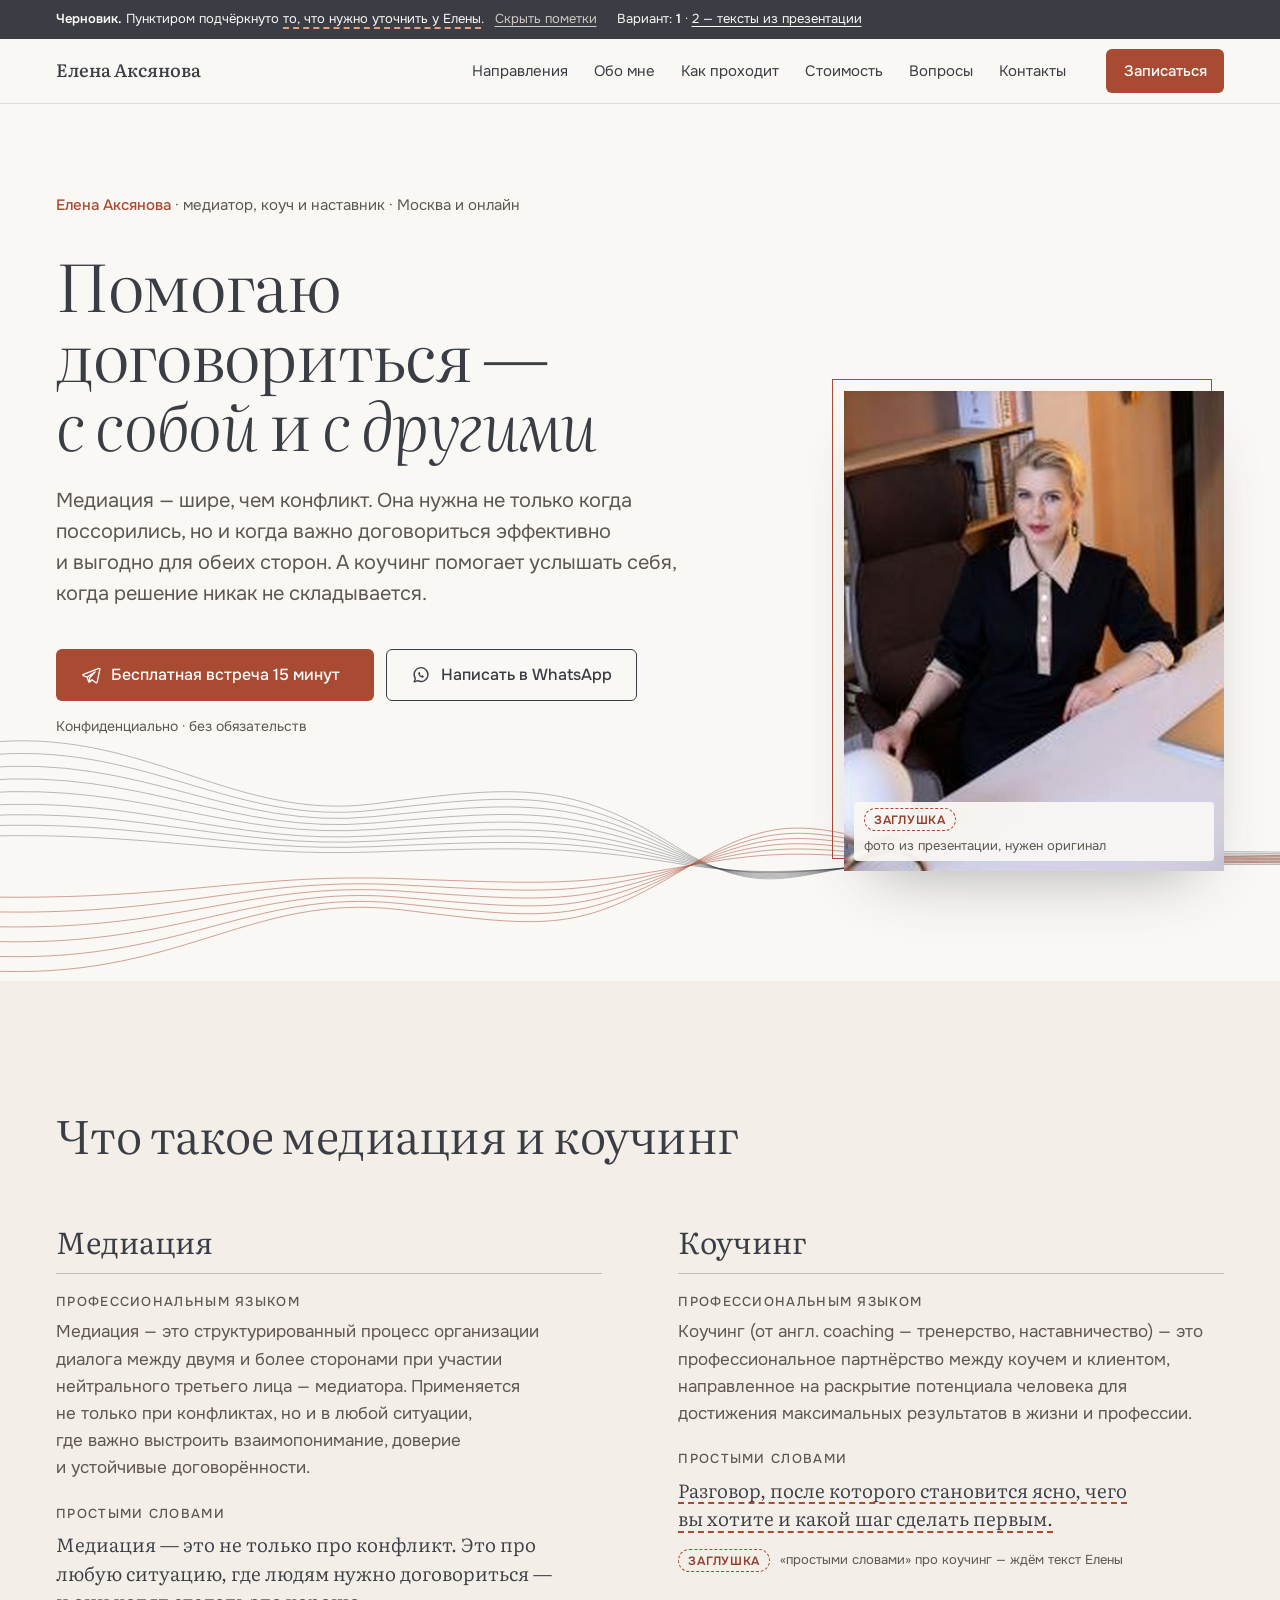
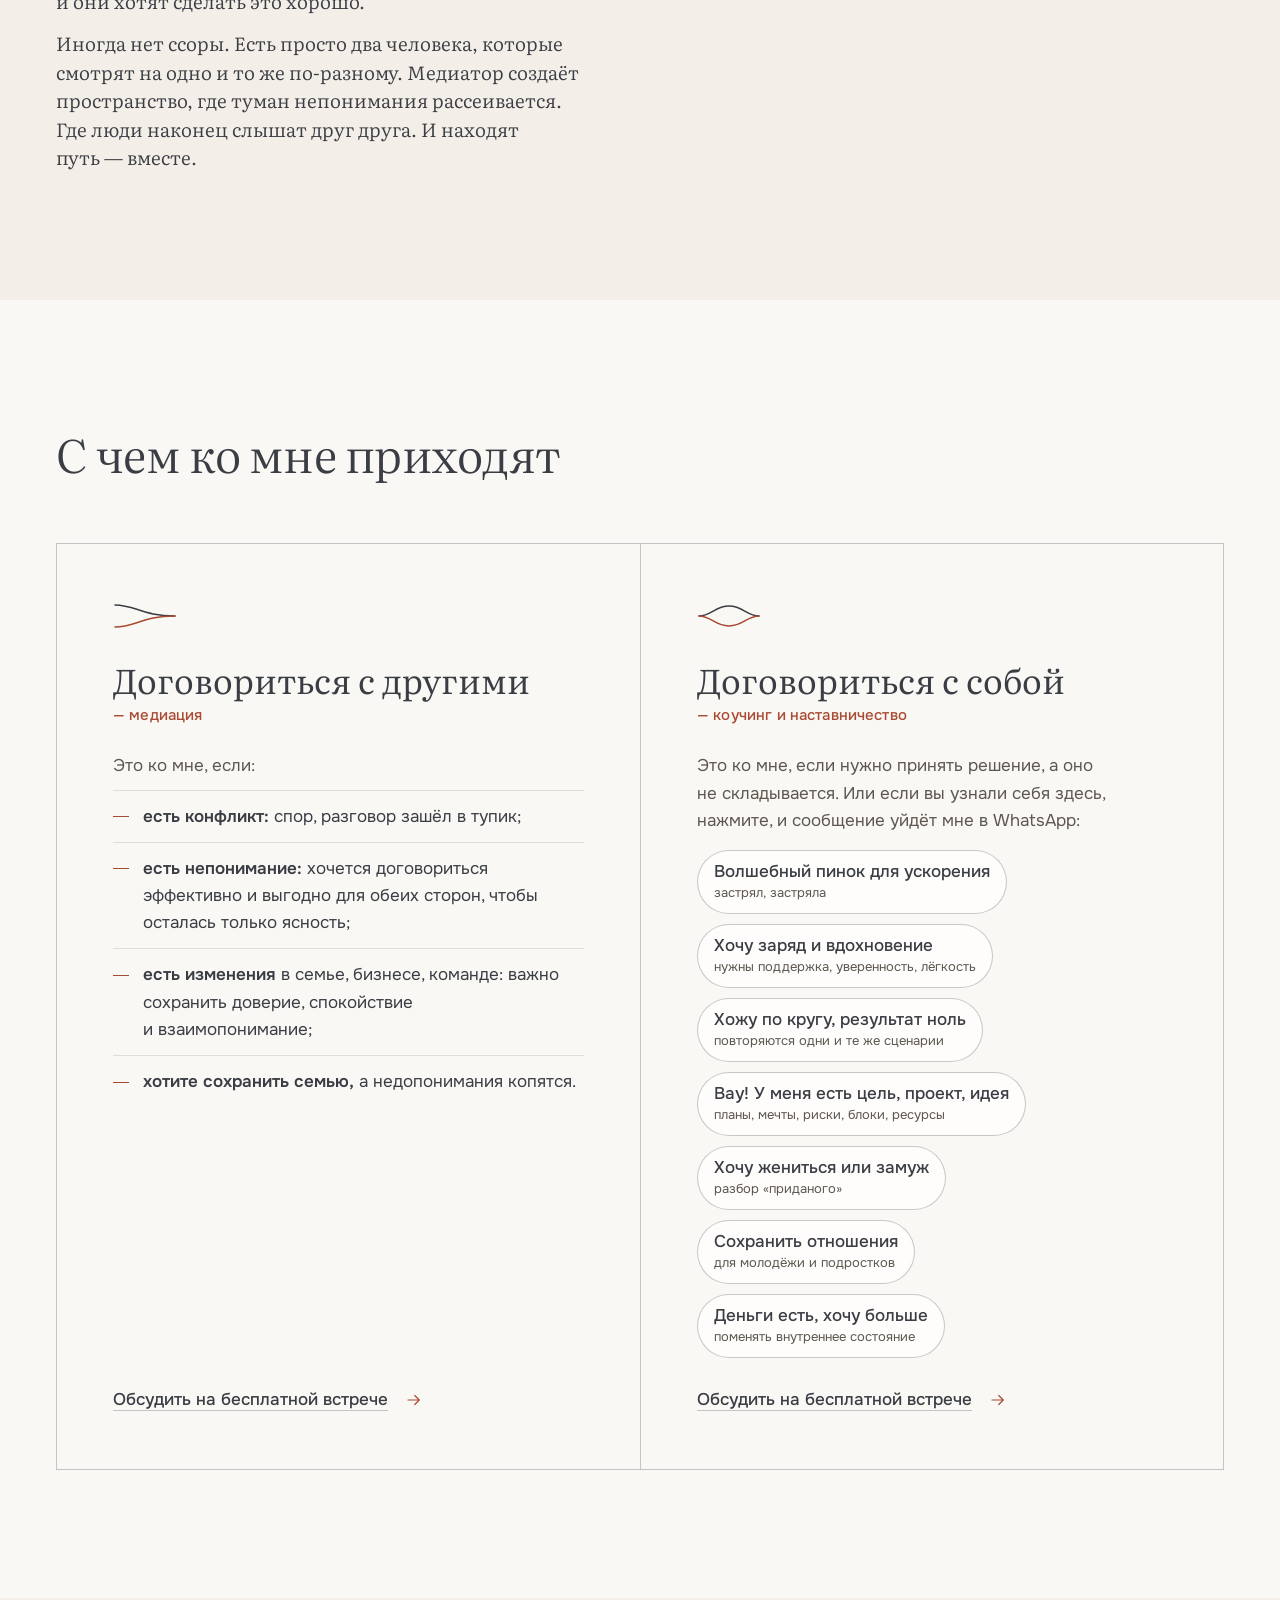
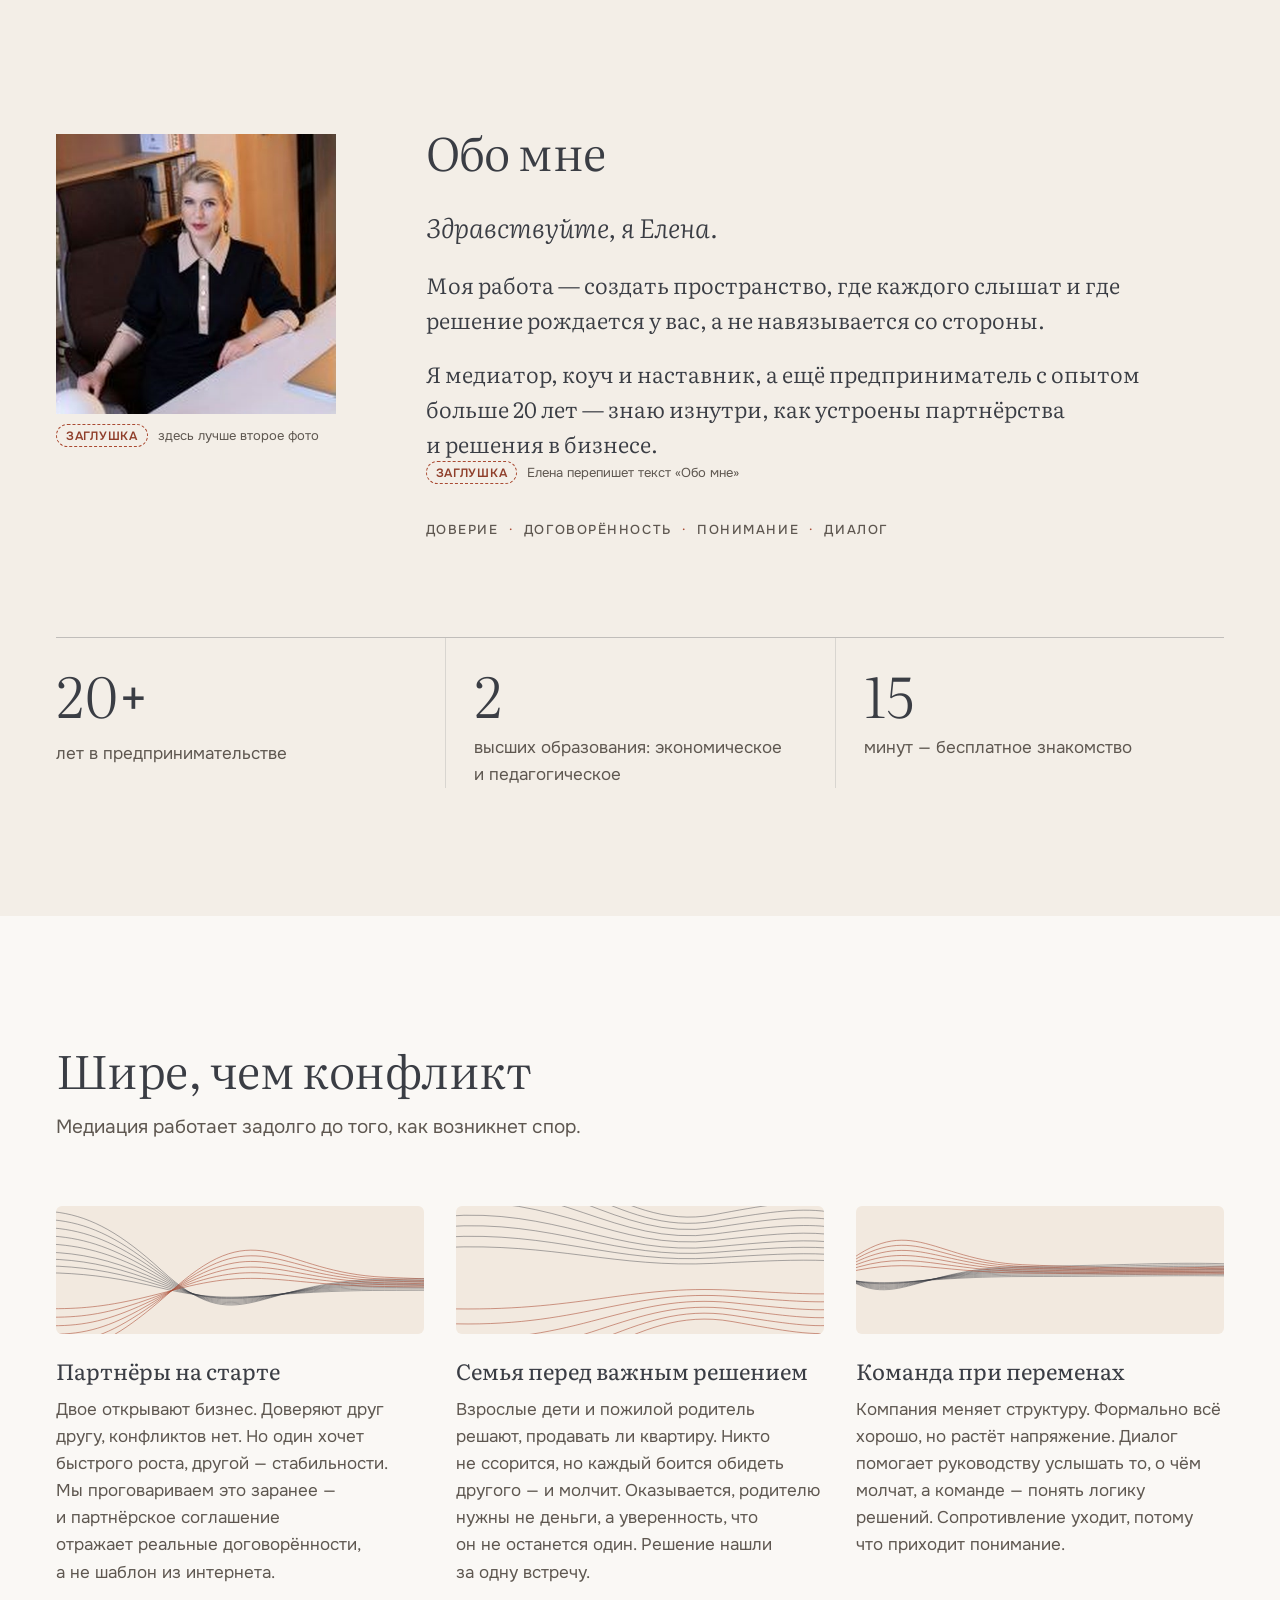
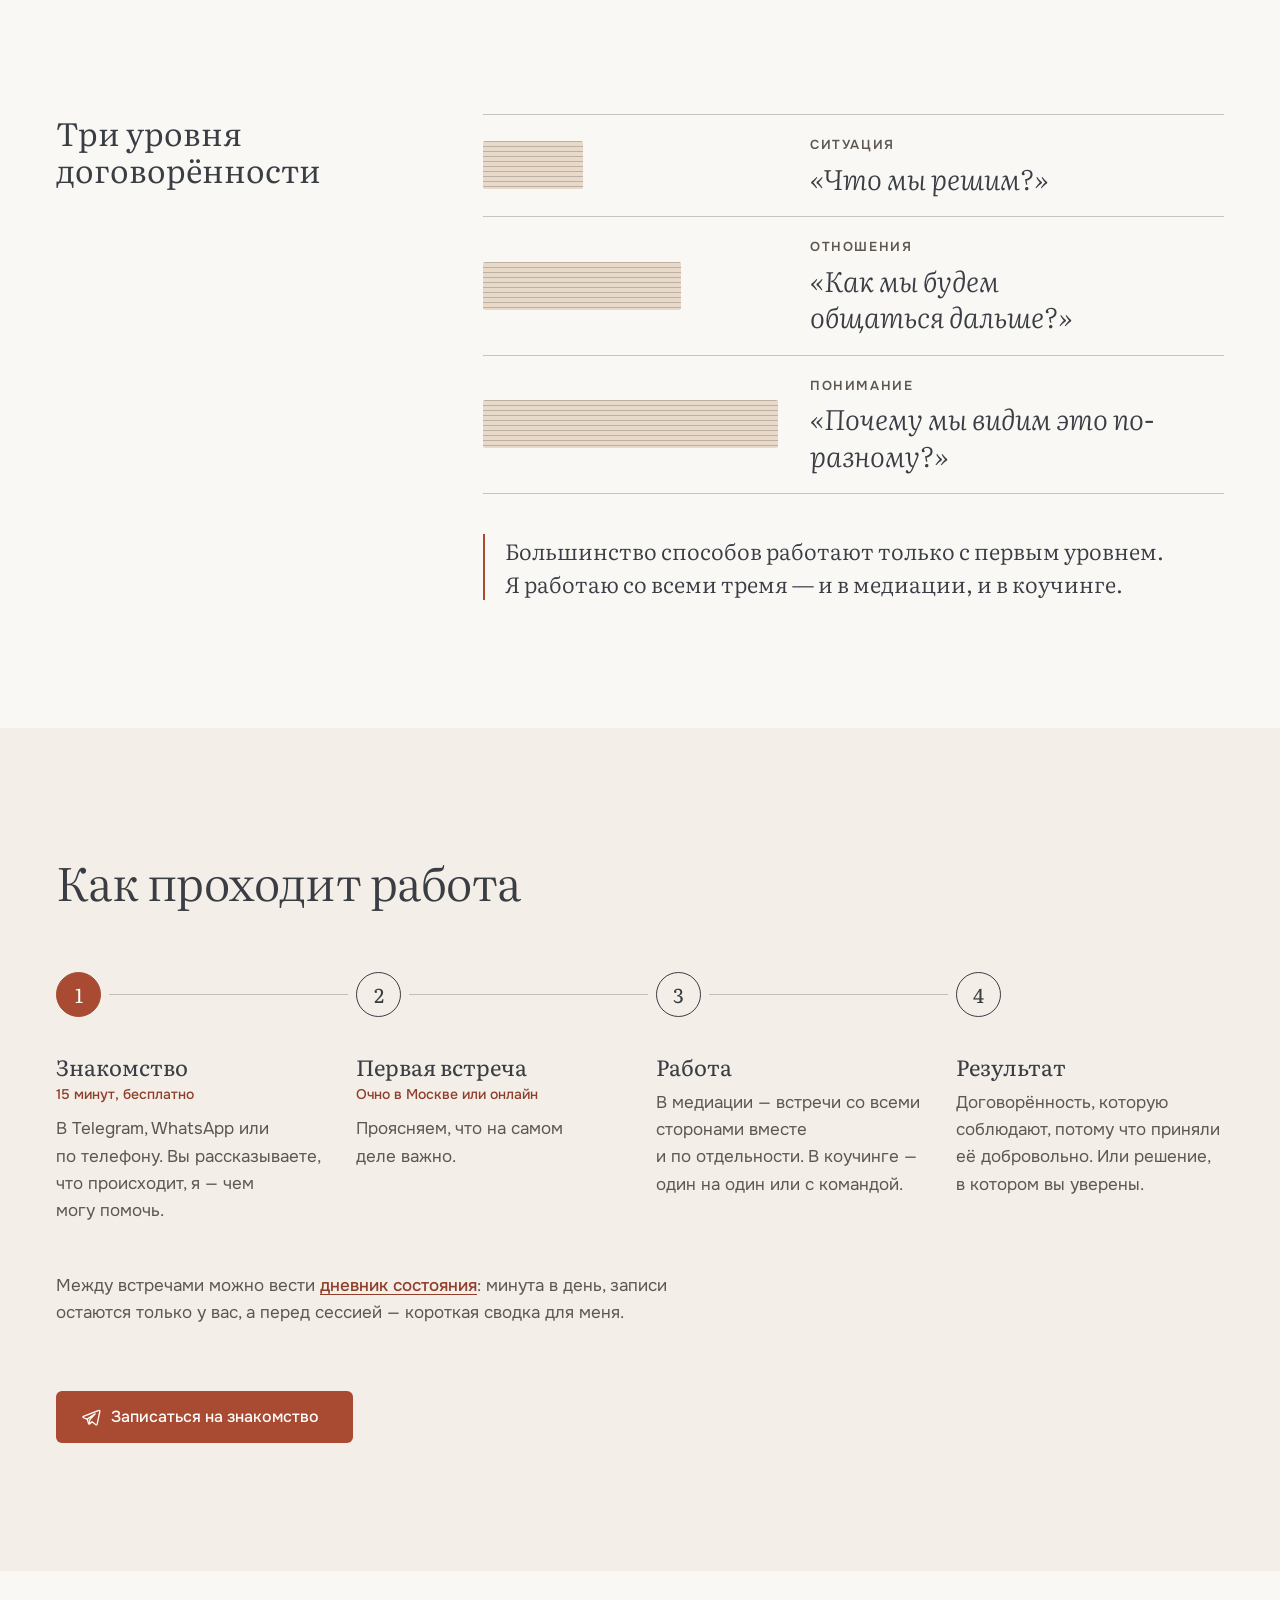
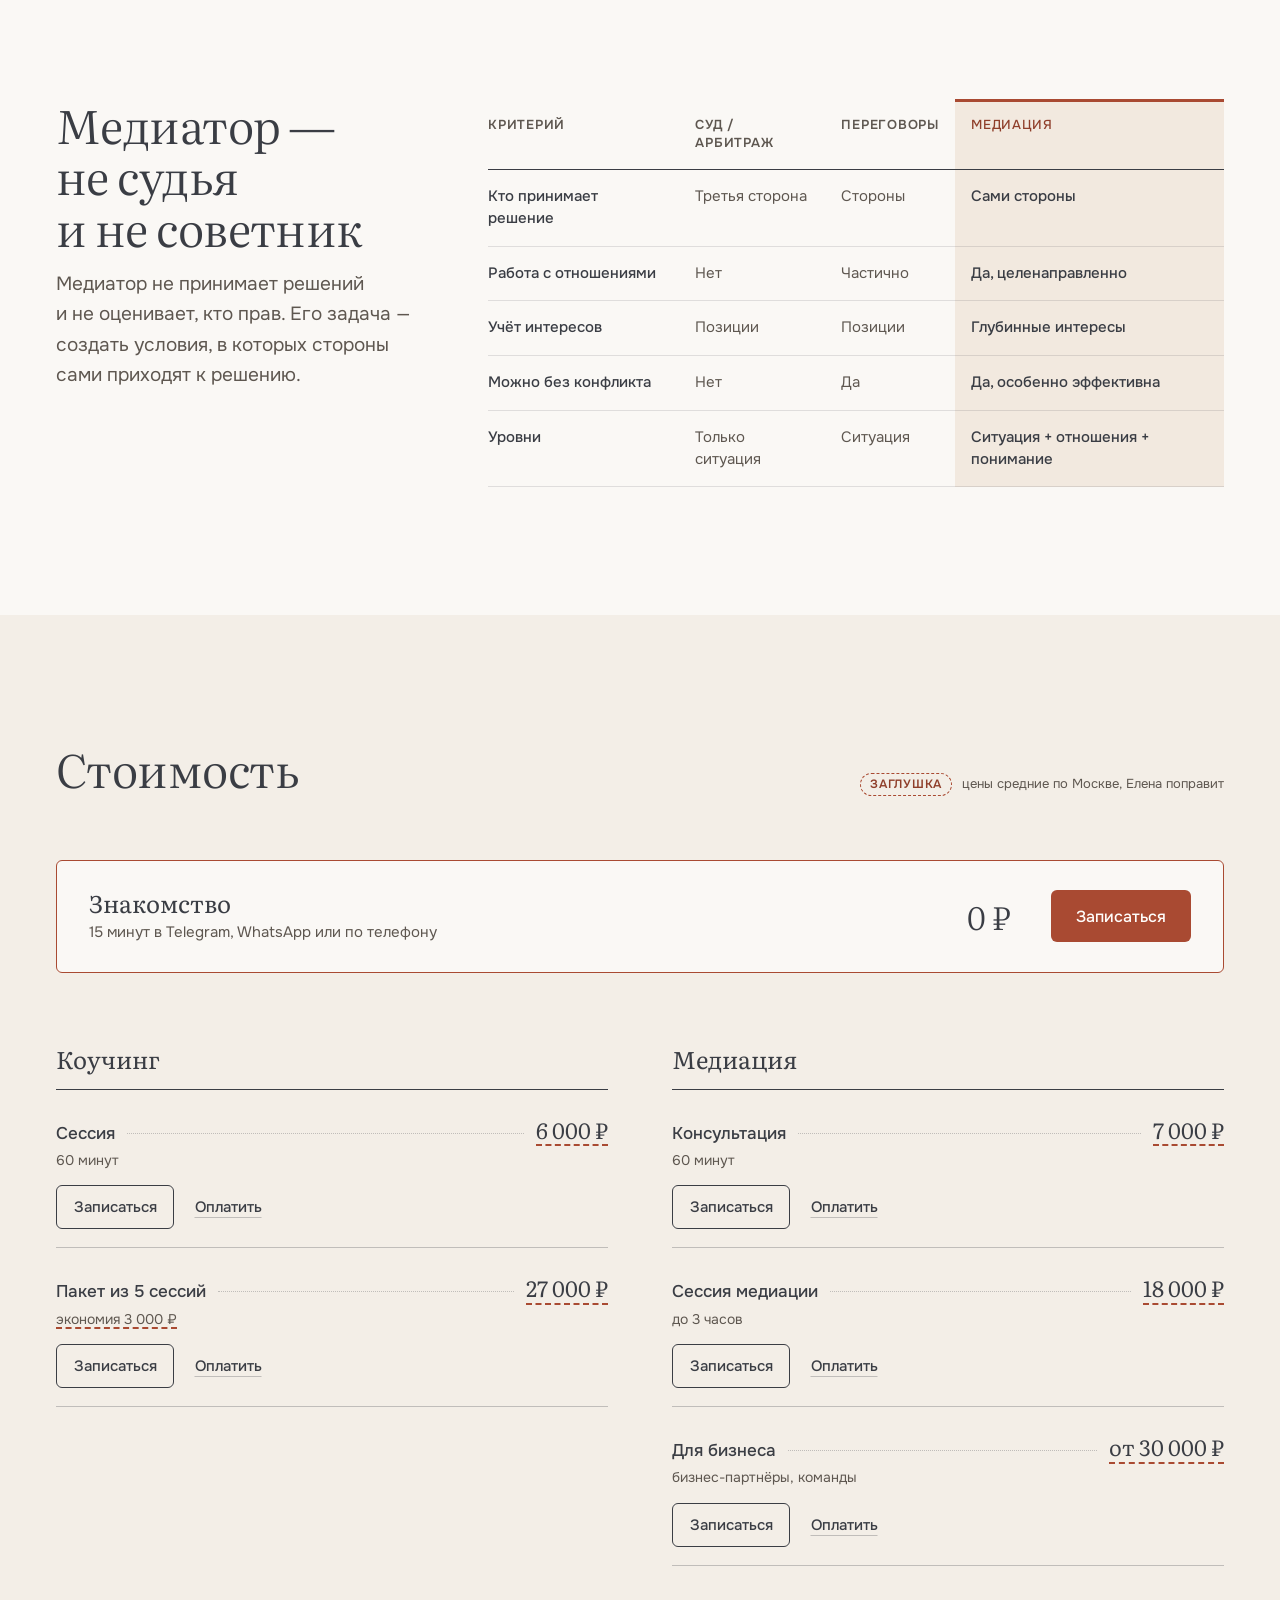
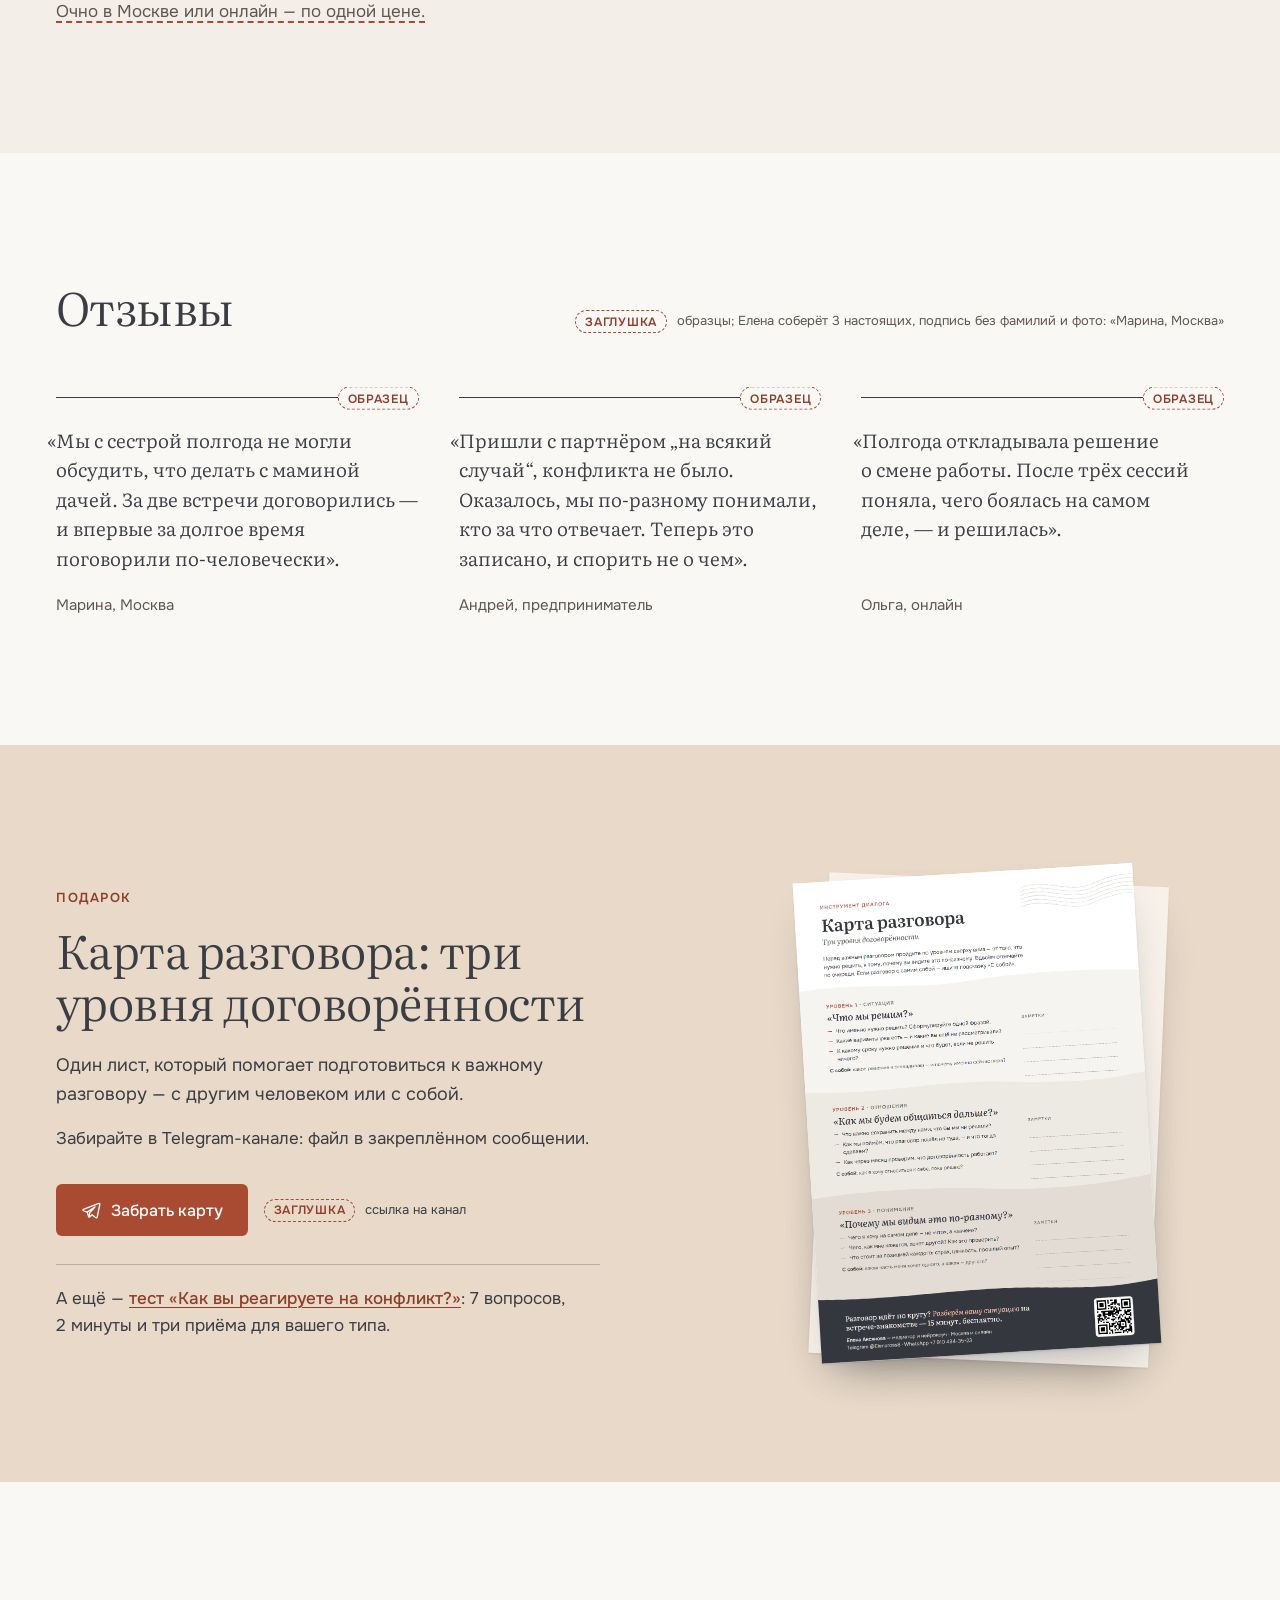
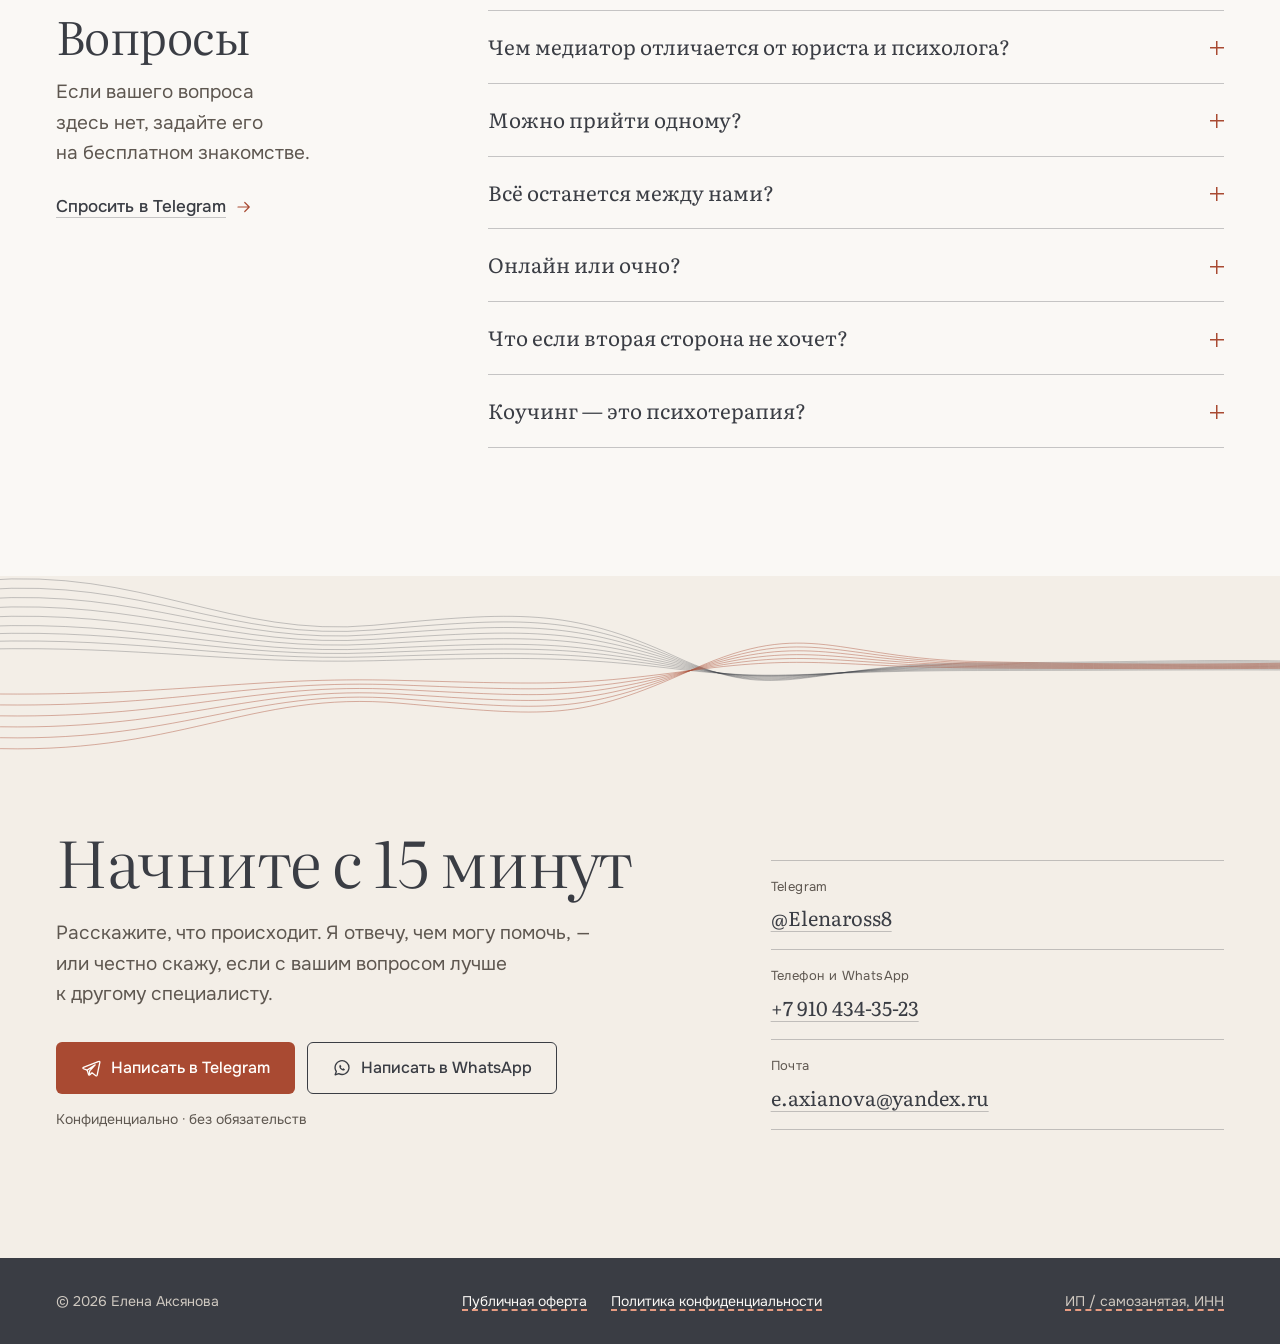
<file: index.html>
<!doctype html>
<html lang="ru" class="no-js">
<head>
  <meta charset="utf-8">
  <meta name="viewport" content="width=device-width, initial-scale=1, viewport-fit=cover">
  <title>Елена Аксянова — медиатор, коуч и наставник. Москва и онлайн</title>
  <meta name="description" content="Медиация и коучинг: помогаю договориться — с собой и с другими. Семья, бизнес-партнёры, команды. Москва и онлайн. Бесплатная встреча-знакомство 15 минут в Telegram или WhatsApp.">

  <!-- ЧЕРНОВИК: перед публикацией убрать noindex -->
  <meta name="robots" content="noindex, nofollow">
  <meta name="theme-color" content="#FAF8F5">

  <meta property="og:type" content="website">
  <meta property="og:locale" content="ru_RU">
  <meta property="og:site_name" content="Елена Аксянова">
  <meta property="og:title" content="Елена Аксянова — медиатор, коуч и наставник">
  <meta property="og:description" content="Помогаю договориться — с собой и с другими. Москва и онлайн. Бесплатная встреча-знакомство 15 минут.">
  <!-- TODO: когда появится домен — абсолютный адрес в og:image, добавить og:url, сделать картинку 1200×630 -->
  <meta property="og:image" content="img/elena-portrait.jpg">
  <meta property="og:image:width" content="424">
  <meta property="og:image:height" content="536">
  <meta property="og:image:alt" content="Елена Аксянова за рабочим столом">
  <meta name="twitter:card" content="summary">

  <link rel="icon" href="data:image/svg+xml,%3Csvg xmlns='http://www.w3.org/2000/svg' viewBox='0 0 32 32'%3E%3Crect width='32' height='32' rx='7' fill='%23FAF8F5'/%3E%3Cpath d='M4 8c9 0 12 8 24 8M4 24c9 0 12-8 24-8' fill='none' stroke='%23A94A32' stroke-width='2.2' stroke-linecap='round'/%3E%3C/svg%3E">

  <link rel="preconnect" href="https://fonts.googleapis.com">
  <link rel="preconnect" href="https://fonts.gstatic.com" crossorigin>
  <link rel="stylesheet" href="https://fonts.googleapis.com/css2?family=Literata:ital,opsz,wght@0,7..72,300..600;1,7..72,300..500&family=Onest:wght@300..600&display=swap">
  <link rel="stylesheet" href="css/style.css">

  <script>document.documentElement.classList.replace('no-js', 'js');</script>
  <script src="js/main.js" defer></script>
</head>
<body>

<!-- Графика: «волны» (два потока линий сходятся в одну ленту) и иконки -->
<svg class="svg-defs" width="0" height="0" aria-hidden="true" focusable="false">
  <defs>
    <path id="stream-a" vector-effect="non-scaling-stroke" d="M-20 20 C160 -10 260 150 420 120 S640 80 760 190 S900 206 1100 204 S1340 196 1460 200"/>
    <path id="stream-b" vector-effect="non-scaling-stroke" d="M-20 390 C200 410 280 260 450 290 S650 330 780 214 S940 190 1100 197 S1340 204 1460 200"/>
    <g id="waves" fill="none" stroke-width="1">
      <g style="stroke: var(--wave-a, #3A3D44); stroke-opacity: var(--wave-a-opacity, .32)">
        <use href="#stream-a" transform="matrix(1 0 0 1 0 -10)"/>
        <use href="#stream-a" transform="matrix(1 0 0 .9 0 12.5)"/>
        <use href="#stream-a" transform="matrix(1 0 0 .8 0 35)"/>
        <use href="#stream-a" transform="matrix(1 0 0 .7 0 57.5)"/>
        <use href="#stream-a" transform="matrix(1 0 0 .6 0 80)"/>
        <use href="#stream-a" transform="matrix(1 0 0 .5 0 102.5)"/>
        <use href="#stream-a" transform="matrix(1 0 0 .42 0 121)"/>
        <use href="#stream-a" transform="matrix(1 0 0 .34 0 139.5)"/>
        <use href="#stream-a" transform="matrix(1 0 0 .26 0 158)"/>
      </g>
      <g style="stroke: var(--wave-b, #A94A32); stroke-opacity: var(--wave-b-opacity, .45)">
        <use href="#stream-b" transform="matrix(1 0 0 1 0 -6)"/>
        <use href="#stream-b" transform="matrix(1 0 0 .86 0 24.4)"/>
        <use href="#stream-b" transform="matrix(1 0 0 .72 0 54.8)"/>
        <use href="#stream-b" transform="matrix(1 0 0 .58 0 85.2)"/>
        <use href="#stream-b" transform="matrix(1 0 0 .44 0 115.6)"/>
        <use href="#stream-b" transform="matrix(1 0 0 .3 0 146)"/>
      </g>
    </g>

    <symbol id="icon-tg" viewBox="0 0 24 24">
      <path fill="none" stroke="currentColor" stroke-width="1.6" stroke-linejoin="round" stroke-linecap="round" d="M21.4 4.1 2.9 11.2c-.8.3-.8 1.4 0 1.7l4.5 1.6 1.7 5.3c.2.7 1.1.9 1.6.4l2.5-2.4 4.6 3.4c.6.4 1.4.1 1.6-.6L22.6 5.2c.2-.8-.5-1.4-1.2-1.1Z"/>
      <path fill="none" stroke="currentColor" stroke-width="1.6" stroke-linejoin="round" stroke-linecap="round" d="m7.4 14.5 9.6-6.2-6.6 7.2-.4 3.6"/>
    </symbol>
    <symbol id="icon-wa" viewBox="0 0 24 24">
      <path fill="none" stroke="currentColor" stroke-width="1.6" stroke-linejoin="round" d="M5.2 16.2A8.3 8.3 0 1 1 8.1 18.8L3.8 20.2Z"/>
      <path fill="currentColor" d="M9.2 8.6c.2-.4.6-.5.9-.3l1 1.3c.2.3.1.7-.1.9l-.5.5c.4.9 1.2 1.7 2.1 2.1l.5-.5c.2-.2.6-.3.9-.1l1.3 1c.3.2.3.7-.1.9-.6.5-1.4.8-2.2.6-2-.6-3.6-2.2-4.2-4.2-.1-.8.1-1.6.4-2.2Z"/>
    </symbol>
    <symbol id="icon-arrow" viewBox="0 0 24 24">
      <path fill="none" stroke="currentColor" stroke-width="1.6" stroke-linecap="round" stroke-linejoin="round" d="M4 12h15M13 6l6 6-6 6"/>
    </symbol>
    <symbol id="icon-close" viewBox="0 0 24 24">
      <path fill="none" stroke="currentColor" stroke-width="1.6" stroke-linecap="round" d="M6 6l12 12M18 6 6 18"/>
    </symbol>
  </defs>
</svg>

<a class="skip-link" href="#main">Перейти к содержанию</a>

<div class="draft-bar" role="note">
  <div class="container draft-bar__inner">
    <p class="draft-bar__text"><b>Черновик.</b> Пунктиром подчёркнуто <span class="todo">то, что нужно уточнить у&nbsp;Елены</span>.
      <button type="button" class="draft-bar__toggle" data-marks-toggle>Скрыть пометки</button>
      <span class="variant-switch">Вариант: <b>1</b> · <a href="v2.html">2&nbsp;— тексты из&nbsp;презентации</a></span>
    </p>
  </div>
</div>

<header class="site-header">
  <div class="container site-header__inner">
    <a class="brand" href="#top">Елена Аксянова</a>

    <button class="nav-toggle" type="button" aria-expanded="false" aria-controls="site-nav">
      <span class="nav-toggle__icon" aria-hidden="true"></span>
      <span class="nav-toggle__label">Меню</span>
    </button>

    <nav class="site-nav" id="site-nav" aria-label="Разделы страницы">
      <ul>
        <li><a href="#napravleniya">Направления</a></li>
        <li><a href="#obo-mne">Обо мне</a></li>
        <li><a href="#kak">Как проходит</a></li>
        <li><a href="#ceny">Стоимость</a></li>
        <li><a href="#voprosy">Вопросы</a></li>
        <li><a href="#kontakty">Контакты</a></li>
      </ul>
    </nav>

    <a class="btn btn--primary btn--sm site-header__cta" href="https://t.me/Elenaross8" target="_blank" rel="noopener">Записаться<span class="sr-only"> на бесплатную встречу в Telegram</span></a>
  </div>
</header>

<main id="main" tabindex="-1">

  <!-- 1. Первый экран -->
  <section class="hero" id="top" aria-labelledby="hero-title">
    <div class="container hero__grid">
      <div class="hero__text">
        <p class="hero__eyebrow"><span class="hero__name">Елена Аксянова</span> · медиатор, коуч и&nbsp;наставник · Москва и&nbsp;онлайн</p>
        <h1 class="hero__title" id="hero-title">Помогаю договориться&nbsp;— <span class="hero__title-line"><em>с&nbsp;собой</em> и&nbsp;<em>с&nbsp;другими</em></span></h1>
        <p class="hero__lead">Медиация&nbsp;— шире, чем конфликт. Она нужна не&nbsp;только когда поссорились, но&nbsp;и&nbsp;когда важно договориться эффективно и&nbsp;выгодно для обеих сторон. А&nbsp;коучинг помогает услышать себя, когда решение никак не&nbsp;складывается.</p>
        <div class="hero__actions">
          <a class="btn btn--primary" href="https://t.me/Elenaross8" target="_blank" rel="noopener">
            <svg class="icon" aria-hidden="true" focusable="false"><use href="#icon-tg"/></svg>
            Бесплатная встреча 15&nbsp;минут<span class="sr-only"> — написать в&nbsp;Telegram</span>
          </a>
          <a class="btn btn--ghost" href="https://wa.me/79104343523" target="_blank" rel="noopener">
            <svg class="icon" aria-hidden="true" focusable="false"><use href="#icon-wa"/></svg>
            Написать в&nbsp;WhatsApp
          </a>
        </div>
        <p class="hero__note">Конфиденциально · без обязательств</p>
      </div>

      <figure class="hero__portrait">
        <div class="portrait-frame">
          <img src="img/elena-portrait.jpg" width="424" height="536" alt="Елена Аксянова за рабочим столом в кабинете, за спиной книжные полки" fetchpriority="high">
        </div>
        <figcaption class="draft-note draft-note--on-photo"><span class="badge-todo">заглушка</span> фото из&nbsp;презентации, нужен оригинал</figcaption>
      </figure>
    </div>

    <svg class="waves waves--hero" viewBox="0 0 1440 400" preserveAspectRatio="none" aria-hidden="true" focusable="false"><use href="#waves"/></svg>
  </section>

  <!-- 1а. Что такое медиация и коучинг -->
  <section class="section section--sand define" id="chto-eto" aria-labelledby="define-title">
    <div class="container">
      <header class="section-head">
        <h2 class="section-title" id="define-title">Что такое медиация и&nbsp;коучинг</h2>
      </header>
      <div class="define__grid">
        <article class="define__item">
          <h3 class="define__name">Медиация</h3>
          <p class="define__label">Профессиональным языком</p>
          <p class="define__pro">Медиация&nbsp;— это структурированный процесс организации диалога между двумя и&nbsp;более сторонами при участии нейтрального третьего лица&nbsp;— медиатора. Применяется не&nbsp;только при конфликтах, но&nbsp;и&nbsp;в&nbsp;любой ситуации, где важно выстроить взаимопонимание, доверие и&nbsp;устойчивые договорённости.</p>
          <p class="define__label">Простыми словами</p>
          <p class="define__simple">Медиация&nbsp;— это не&nbsp;только про конфликт. Это про любую ситуацию, где людям нужно договориться&nbsp;— и&nbsp;они хотят сделать это хорошо.</p>
          <p class="define__simple">Иногда нет ссоры. Есть просто два человека, которые смотрят на&nbsp;одно и&nbsp;то&nbsp;же по-разному. Медиатор создаёт пространство, где туман непонимания рассеивается. Где люди наконец слышат друг друга. И&nbsp;находят путь&nbsp;— вместе.</p>
        </article>
        <article class="define__item">
          <h3 class="define__name">Коучинг</h3>
          <p class="define__label">Профессиональным языком</p>
          <p class="define__pro">Коучинг (от&nbsp;англ. coaching&nbsp;— тренерство, наставничество)&nbsp;— это профессиональное партнёрство между коучем и&nbsp;клиентом, направленное на&nbsp;раскрытие потенциала человека для достижения максимальных результатов в&nbsp;жизни и&nbsp;профессии.</p>
          <p class="define__label">Простыми словами</p>
          <p class="define__simple"><span class="todo">Разговор, после которого становится ясно, чего вы&nbsp;хотите и&nbsp;какой шаг сделать первым.</span></p>
          <p class="draft-note"><span class="badge-todo">заглушка</span> «простыми словами» про коучинг&nbsp;— ждём текст Елены</p>
        </article>
      </div>
    </div>
  </section>

  <!-- 2. Два входа -->
  <section class="section directions" id="napravleniya" aria-labelledby="dir-title">
    <div class="container">
      <header class="section-head">
        <h2 class="section-title" id="dir-title">С&nbsp;чем ко&nbsp;мне приходят</h2>
      </header>

      <div class="directions__pair">
        <article class="direction" aria-labelledby="dir-mediation">
          <svg class="direction__glyph" viewBox="0 0 64 32" aria-hidden="true" focusable="false">
            <path class="glyph-a" d="M2 5C22 5 30 16 62 16"/>
            <path class="glyph-b" d="M2 27C22 27 30 16 62 16"/>
          </svg>
          <h3 class="direction__title" id="dir-mediation">Договориться с&nbsp;другими <span class="direction__kind">— медиация</span></h3>
          <p class="direction__intro">Это ко&nbsp;мне, если:</p>
          <ul class="dash-list">
            <li><b>есть конфликт:</b> спор, разговор зашёл в&nbsp;тупик;</li>
            <li><b>есть непонимание:</b> хочется договориться эффективно и&nbsp;выгодно для обеих сторон, чтобы осталась только ясность;</li>
            <li><b>есть изменения</b> в&nbsp;семье, бизнесе, команде: важно сохранить доверие, спокойствие и&nbsp;взаимопонимание;</li>
            <li><b>хотите сохранить семью,</b> а&nbsp;недопонимания копятся.</li>
          </ul>
          <a class="link-arrow" href="https://t.me/Elenaross8" target="_blank" rel="noopener">Обсудить на&nbsp;бесплатной встрече<span class="sr-only"> (медиация, Telegram)</span>
            <svg class="icon" aria-hidden="true" focusable="false"><use href="#icon-arrow"/></svg>
          </a>
        </article>

        <article class="direction" aria-labelledby="dir-coaching">
          <svg class="direction__glyph" viewBox="0 0 64 32" aria-hidden="true" focusable="false">
            <path class="glyph-a" d="M2 16C14 16 18 6 32 6S50 16 62 16"/>
            <path class="glyph-b" d="M2 16C14 16 18 26 32 26S50 16 62 16"/>
          </svg>
          <h3 class="direction__title" id="dir-coaching">Договориться с&nbsp;собой <span class="direction__kind">— коучинг и&nbsp;наставничество</span></h3>
          <p class="direction__intro">Это ко&nbsp;мне, если нужно принять решение, а&nbsp;оно не&nbsp;складывается. Или если вы&nbsp;узнали себя здесь, нажмите, и&nbsp;сообщение уйдёт мне в&nbsp;WhatsApp:</p>
          <ul class="chips">
            <li><a class="chip" href="https://wa.me/79104343523?text=%D0%97%D0%B4%D1%80%D0%B0%D0%B2%D1%81%D1%82%D0%B2%D1%83%D0%B9%D1%82%D0%B5%2C%20%D0%95%D0%BB%D0%B5%D0%BD%D0%B0%21%20%D0%9F%D0%B8%D1%88%D1%83%20%D1%81%20%D1%81%D0%B0%D0%B9%D1%82%D0%B0%3A%20%D0%BC%D0%BD%D0%B5%20%D0%BD%D1%83%D0%B6%D0%B5%D0%BD%20%D0%B2%D0%BE%D0%BB%D1%88%D0%B5%D0%B1%D0%BD%D1%8B%D0%B9%20%D0%BF%D0%B8%D0%BD%D0%BE%D0%BA%20%D0%B4%D0%BB%D1%8F%20%D1%83%D1%81%D0%BA%D0%BE%D1%80%D0%B5%D0%BD%D0%B8%D1%8F" target="_blank" rel="noopener"><span class="chip__title">Волшебный пинок для ускорения</span><span class="chip__sub">застрял, застряла</span></a></li>
            <li><a class="chip" href="https://wa.me/79104343523?text=%D0%97%D0%B4%D1%80%D0%B0%D0%B2%D1%81%D1%82%D0%B2%D1%83%D0%B9%D1%82%D0%B5%2C%20%D0%95%D0%BB%D0%B5%D0%BD%D0%B0%21%20%D0%9F%D0%B8%D1%88%D1%83%20%D1%81%20%D1%81%D0%B0%D0%B9%D1%82%D0%B0%3A%20%D1%85%D0%BE%D1%87%D1%83%20%D0%B7%D0%B0%D1%80%D1%8F%D0%B4%20%D0%B8%20%D0%B2%D0%B4%D0%BE%D1%85%D0%BD%D0%BE%D0%B2%D0%B5%D0%BD%D0%B8%D0%B5" target="_blank" rel="noopener"><span class="chip__title">Хочу заряд и вдохновение</span><span class="chip__sub">нужны поддержка, уверенность, лёгкость</span></a></li>
            <li><a class="chip" href="https://wa.me/79104343523?text=%D0%97%D0%B4%D1%80%D0%B0%D0%B2%D1%81%D1%82%D0%B2%D1%83%D0%B9%D1%82%D0%B5%2C%20%D0%95%D0%BB%D0%B5%D0%BD%D0%B0%21%20%D0%9F%D0%B8%D1%88%D1%83%20%D1%81%20%D1%81%D0%B0%D0%B9%D1%82%D0%B0%3A%20%D1%85%D0%BE%D0%B6%D1%83%20%D0%BF%D0%BE%20%D0%BA%D1%80%D1%83%D0%B3%D1%83%2C%20%D1%80%D0%B5%D0%B7%D1%83%D0%BB%D1%8C%D1%82%D0%B0%D1%82%20%D0%BD%D0%BE%D0%BB%D1%8C" target="_blank" rel="noopener"><span class="chip__title">Хожу по кругу, результат ноль</span><span class="chip__sub">повторяются одни и те же сценарии</span></a></li>
            <li><a class="chip" href="https://wa.me/79104343523?text=%D0%97%D0%B4%D1%80%D0%B0%D0%B2%D1%81%D1%82%D0%B2%D1%83%D0%B9%D1%82%D0%B5%2C%20%D0%95%D0%BB%D0%B5%D0%BD%D0%B0%21%20%D0%9F%D0%B8%D1%88%D1%83%20%D1%81%20%D1%81%D0%B0%D0%B9%D1%82%D0%B0%3A%20%D1%83%20%D0%BC%D0%B5%D0%BD%D1%8F%20%D0%B5%D1%81%D1%82%D1%8C%20%D1%86%D0%B5%D0%BB%D1%8C%2C%20%D0%BF%D1%80%D0%BE%D0%B5%D0%BA%D1%82%2C%20%D0%B8%D0%B4%D0%B5%D1%8F%20%E2%80%94%20%D1%85%D0%BE%D1%87%D1%83%20%D1%80%D0%B0%D0%B7%D0%BE%D0%B1%D1%80%D0%B0%D1%82%D1%8C" target="_blank" rel="noopener"><span class="chip__title">Вау! У меня есть цель, проект, идея</span><span class="chip__sub">планы, мечты, риски, блоки, ресурсы</span></a></li>
            <li><a class="chip" href="https://wa.me/79104343523?text=%D0%97%D0%B4%D1%80%D0%B0%D0%B2%D1%81%D1%82%D0%B2%D1%83%D0%B9%D1%82%D0%B5%2C%20%D0%95%D0%BB%D0%B5%D0%BD%D0%B0%21%20%D0%9F%D0%B8%D1%88%D1%83%20%D1%81%20%D1%81%D0%B0%D0%B9%D1%82%D0%B0%3A%20%D1%85%D0%BE%D1%87%D1%83%20%D0%B6%D0%B5%D0%BD%D0%B8%D1%82%D1%8C%D1%81%D1%8F%20/%20%D0%B7%D0%B0%D0%BC%D1%83%D0%B6%20%E2%80%94%20%D0%BD%D1%83%D0%B6%D0%B5%D0%BD%20%D1%80%D0%B0%D0%B7%D0%B1%D0%BE%D1%80%20%C2%AB%D0%BF%D1%80%D0%B8%D0%B4%D0%B0%D0%BD%D0%BE%D0%B3%D0%BE%C2%BB" target="_blank" rel="noopener"><span class="chip__title">Хочу жениться или замуж</span><span class="chip__sub">разбор «приданого»</span></a></li>
            <li><a class="chip" href="https://wa.me/79104343523?text=%D0%97%D0%B4%D1%80%D0%B0%D0%B2%D1%81%D1%82%D0%B2%D1%83%D0%B9%D1%82%D0%B5%2C%20%D0%95%D0%BB%D0%B5%D0%BD%D0%B0%21%20%D0%9F%D0%B8%D1%88%D1%83%20%D1%81%20%D1%81%D0%B0%D0%B9%D1%82%D0%B0%3A%20%D1%85%D0%BE%D1%87%D1%83%20%D1%81%D0%BE%D1%85%D1%80%D0%B0%D0%BD%D0%B8%D1%82%D1%8C%20%D0%BE%D1%82%D0%BD%D0%BE%D1%88%D0%B5%D0%BD%D0%B8%D1%8F" target="_blank" rel="noopener"><span class="chip__title">Сохранить отношения</span><span class="chip__sub">для молодёжи и подростков</span></a></li>
            <li><a class="chip" href="https://wa.me/79104343523?text=%D0%97%D0%B4%D1%80%D0%B0%D0%B2%D1%81%D1%82%D0%B2%D1%83%D0%B9%D1%82%D0%B5%2C%20%D0%95%D0%BB%D0%B5%D0%BD%D0%B0%21%20%D0%9F%D0%B8%D1%88%D1%83%20%D1%81%20%D1%81%D0%B0%D0%B9%D1%82%D0%B0%3A%20%D0%B4%D0%B5%D0%BD%D1%8C%D0%B3%D0%B8%20%D0%B5%D1%81%D1%82%D1%8C%2C%20%D1%85%D0%BE%D1%87%D1%83%20%D0%B1%D0%BE%D0%BB%D1%8C%D1%88%D0%B5" target="_blank" rel="noopener"><span class="chip__title">Деньги есть, хочу больше</span><span class="chip__sub">поменять внутреннее состояние</span></a></li>
          </ul>
          <a class="link-arrow" href="https://t.me/Elenaross8" target="_blank" rel="noopener">Обсудить на&nbsp;бесплатной встрече<span class="sr-only"> (коучинг, Telegram)</span>
            <svg class="icon" aria-hidden="true" focusable="false"><use href="#icon-arrow"/></svg>
          </a>
        </article>
      </div>
    </div>
  </section>

  <!-- 3. Обо мне -->
  <section class="section section--sand about" id="obo-mne" aria-labelledby="about-title">
    <div class="container about__grid">
      <div class="about__text">
        <h2 class="section-title" id="about-title">Обо мне</h2>
        <div class="letter">
          <p class="letter__hello">Здравствуйте, я&nbsp;Елена.</p>
          <p>Моя работа&nbsp;— создать пространство, где каждого слышат и&nbsp;где решение рождается у&nbsp;вас, а&nbsp;не&nbsp;навязывается со&nbsp;стороны.</p>
          <p>Я&nbsp;медиатор, коуч и&nbsp;наставник, а&nbsp;ещё предприниматель с&nbsp;опытом больше 20&nbsp;лет&nbsp;— знаю изнутри, как устроены партнёрства и&nbsp;решения в&nbsp;бизнесе.</p>
        </div>
        <p class="draft-note"><span class="badge-todo">заглушка</span> Елена перепишет текст «Обо мне»</p>
        <ul class="values" aria-label="Ценности">
          <li>Доверие</li>
          <li>Договорённость</li>
          <li>Понимание</li>
          <li>Диалог</li>
        </ul>
      </div>

      <figure class="about__photo">
        <img src="img/elena-portrait.jpg" width="424" height="536" alt="Портрет Елены Аксяновой" loading="lazy">
        <figcaption class="draft-note"><span class="badge-todo">заглушка</span> здесь лучше второе фото</figcaption>
      </figure>
    </div>

    <div class="container">
      <ul class="facts">
        <li><span class="facts__num">20<span class="facts__plus">+</span></span><span class="facts__label">лет в&nbsp;предпринимательстве</span></li>
        <li><span class="facts__num">2</span><span class="facts__label">высших образования: экономическое и&nbsp;педагогическое</span></li>
        <li><span class="facts__num">15</span><span class="facts__label">минут&nbsp;— бесплатное знакомство</span></li>
      </ul>
    </div>
  </section>

  <!-- 4. Шире, чем конфликт -->
  <section class="section wider" id="shire" aria-labelledby="wider-title">
    <div class="container">
      <header class="section-head">
        <h2 class="section-title" id="wider-title">Шире, чем конфликт</h2>
        <p class="section-lead">Медиация работает задолго до&nbsp;того, как возникнет спор.</p>
      </header>

      <ul class="cases">
        <li class="case">
          <svg class="case__waves" viewBox="600 40 560 280" preserveAspectRatio="xMidYMid slice" aria-hidden="true" focusable="false"><use href="#waves"/></svg>
          <h3 class="case__title">Партнёры на&nbsp;старте</h3>
          <p>Двое открывают бизнес. Доверяют друг другу, конфликтов нет. Но&nbsp;один хочет быстрого роста, другой&nbsp;— стабильности. Мы&nbsp;проговариваем это заранее&nbsp;— и&nbsp;партнёрское соглашение отражает реальные договорённости, а&nbsp;не&nbsp;шаблон из&nbsp;интернета.</p>
        </li>
        <li class="case">
          <svg class="case__waves" viewBox="0 0 600 400" preserveAspectRatio="xMidYMid slice" aria-hidden="true" focusable="false"><use href="#waves"/></svg>
          <h3 class="case__title">Семья перед важным решением</h3>
          <p>Взрослые дети и&nbsp;пожилой родитель решают, продавать&nbsp;ли квартиру. Никто не&nbsp;ссорится, но&nbsp;каждый боится обидеть другого&nbsp;— и&nbsp;молчит. Оказывается, родителю нужны не&nbsp;деньги, а&nbsp;уверенность, что он&nbsp;не&nbsp;останется один. Решение нашли за&nbsp;одну встречу.</p>
        </li>
        <li class="case">
          <svg class="case__waves" viewBox="820 80 620 240" preserveAspectRatio="xMidYMid slice" aria-hidden="true" focusable="false"><use href="#waves"/></svg>
          <h3 class="case__title">Команда при переменах</h3>
          <p>Компания меняет структуру. Формально всё хорошо, но&nbsp;растёт напряжение. Диалог помогает руководству услышать то, о&nbsp;чём молчат, а&nbsp;команде&nbsp;— понять логику решений. Сопротивление уходит, потому что приходит понимание.</p>
        </li>
      </ul>

      <div class="levels">
        <h3 class="levels__title">Три уровня договорённости</h3>
        <ol class="levels__list">
          <li class="level">
            <span class="level__bar" aria-hidden="true"></span>
            <div class="level__text">
              <p class="level__name">Ситуация</p>
              <p class="level__q">«Что мы решим?»</p>
            </div>
          </li>
          <li class="level">
            <span class="level__bar" aria-hidden="true"></span>
            <div class="level__text">
              <p class="level__name">Отношения</p>
              <p class="level__q">«Как мы будем общаться дальше?»</p>
            </div>
          </li>
          <li class="level">
            <span class="level__bar" aria-hidden="true"></span>
            <div class="level__text">
              <p class="level__name">Понимание</p>
              <p class="level__q">«Почему мы видим это по-разному?»</p>
            </div>
          </li>
        </ol>
        <p class="levels__note">Большинство способов работают только с&nbsp;первым уровнем. Я&nbsp;работаю со&nbsp;всеми тремя&nbsp;— и&nbsp;в&nbsp;медиации, и&nbsp;в&nbsp;коучинге.</p>
      </div>
    </div>
  </section>

  <!-- 5. Как проходит работа -->
  <section class="section section--sand process" id="kak" aria-labelledby="process-title">
    <div class="container">
      <header class="section-head">
        <h2 class="section-title" id="process-title">Как проходит работа</h2>
      </header>

      <ol class="steps">
        <li class="step step--free">
          <span class="step__num" aria-hidden="true">1</span>
          <h3 class="step__title">Знакомство</h3>
          <p class="step__meta">15&nbsp;минут, бесплатно</p>
          <p class="step__text">В&nbsp;Telegram, WhatsApp или по&nbsp;телефону. Вы&nbsp;рассказываете, что происходит, я&nbsp;— чем могу помочь.</p>
        </li>
        <li class="step">
          <span class="step__num" aria-hidden="true">2</span>
          <h3 class="step__title">Первая встреча</h3>
          <p class="step__meta">Очно в&nbsp;Москве или онлайн</p>
          <p class="step__text">Проясняем, что на&nbsp;самом деле важно.</p>
        </li>
        <li class="step">
          <span class="step__num" aria-hidden="true">3</span>
          <h3 class="step__title">Работа</h3>
          <p class="step__text">В&nbsp;медиации&nbsp;— встречи со&nbsp;всеми сторонами вместе и&nbsp;по&nbsp;отдельности. В&nbsp;коучинге&nbsp;— один на&nbsp;один или с&nbsp;командой.</p>
        </li>
        <li class="step">
          <span class="step__num" aria-hidden="true">4</span>
          <h3 class="step__title">Результат</h3>
          <p class="step__text">Договорённость, которую соблюдают, потому что приняли её&nbsp;добровольно. Или решение, в&nbsp;котором вы&nbsp;уверены.</p>
        </li>
      </ol>

      <p class="process__diary">Между встречами можно вести <a href="dnevnik.html">дневник состояния</a>: минута в&nbsp;день, записи остаются только у&nbsp;вас, а&nbsp;перед сессией&nbsp;— короткая сводка для меня.</p>

      <div class="process__cta">
        <a class="btn btn--primary" href="https://t.me/Elenaross8" target="_blank" rel="noopener">
          <svg class="icon" aria-hidden="true" focusable="false"><use href="#icon-tg"/></svg>
          Записаться на&nbsp;знакомство<span class="sr-only"> в&nbsp;Telegram</span>
        </a>
      </div>
    </div>
  </section>

  <!-- 6. Сравнение -->
  <section class="section compare" id="sravnenie" aria-labelledby="compare-title">
    <div class="container compare__grid">
      <header class="section-head">
        <h2 class="section-title" id="compare-title">Медиатор&nbsp;— не&nbsp;судья и&nbsp;не&nbsp;советник</h2>
        <p class="section-lead">Медиатор не&nbsp;принимает решений и&nbsp;не&nbsp;оценивает, кто прав. Его задача&nbsp;— создать условия, в&nbsp;которых стороны сами приходят к&nbsp;решению.</p>
      </header>

      <div class="table-wrap">
        <table class="compare-table" role="table">
          <caption class="sr-only">Чем медиация отличается от&nbsp;суда и&nbsp;переговоров</caption>
          <thead role="rowgroup">
            <tr role="row">
              <th role="columnheader" scope="col">Критерий</th>
              <th role="columnheader" scope="col">Суд / арбитраж</th>
              <th role="columnheader" scope="col">Переговоры</th>
              <th role="columnheader" scope="col" class="is-mediation">Медиация</th>
            </tr>
          </thead>
          <tbody role="rowgroup">
            <tr role="row">
              <th role="rowheader" scope="row">Кто принимает решение</th>
              <td role="cell" data-label="Суд / арбитраж">Третья сторона</td>
              <td role="cell" data-label="Переговоры">Стороны</td>
              <td role="cell" data-label="Медиация" class="is-mediation">Сами стороны</td>
            </tr>
            <tr role="row">
              <th role="rowheader" scope="row">Работа с&nbsp;отношениями</th>
              <td role="cell" data-label="Суд / арбитраж">Нет</td>
              <td role="cell" data-label="Переговоры">Частично</td>
              <td role="cell" data-label="Медиация" class="is-mediation">Да, целенаправленно</td>
            </tr>
            <tr role="row">
              <th role="rowheader" scope="row">Учёт интересов</th>
              <td role="cell" data-label="Суд / арбитраж">Позиции</td>
              <td role="cell" data-label="Переговоры">Позиции</td>
              <td role="cell" data-label="Медиация" class="is-mediation">Глубинные интересы</td>
            </tr>
            <tr role="row">
              <th role="rowheader" scope="row">Можно без конфликта</th>
              <td role="cell" data-label="Суд / арбитраж">Нет</td>
              <td role="cell" data-label="Переговоры">Да</td>
              <td role="cell" data-label="Медиация" class="is-mediation">Да, особенно эффективна</td>
            </tr>
            <tr role="row">
              <th role="rowheader" scope="row">Уровни</th>
              <td role="cell" data-label="Суд / арбитраж">Только ситуация</td>
              <td role="cell" data-label="Переговоры">Ситуация</td>
              <td role="cell" data-label="Медиация" class="is-mediation">Ситуация + отношения + понимание</td>
            </tr>
          </tbody>
        </table>
      </div>
    </div>
  </section>

  <!-- 7. Стоимость -->
  <section class="section section--sand prices" id="ceny" aria-labelledby="prices-title">
    <div class="container">
      <header class="section-head section-head--row">
        <h2 class="section-title" id="prices-title">Стоимость</h2>
        <p class="draft-note"><span class="badge-todo">заглушка</span> цены средние по&nbsp;Москве, Елена поправит</p>
      </header>

      <div class="price-intro">
        <div class="price-intro__text">
          <h3 class="price-intro__title">Знакомство</h3>
          <p class="price-intro__meta">15&nbsp;минут в&nbsp;Telegram, WhatsApp или по&nbsp;телефону</p>
        </div>
        <p class="price-intro__price">0&nbsp;₽</p>
        <a class="btn btn--primary" href="https://t.me/Elenaross8" target="_blank" rel="noopener">Записаться<span class="sr-only"> на&nbsp;бесплатное знакомство в&nbsp;Telegram</span></a>
      </div>

      <div class="price-groups">
        <section class="price-group" aria-labelledby="pg-coach">
          <h3 class="price-group__title" id="pg-coach">Коучинг</h3>
          <ul class="price-list">
            <li class="price">
              <div class="price__head">
                <p class="price__name">Сессия</p>
                <span class="price__leader" aria-hidden="true"></span>
                <p class="price__value"><span class="todo">6&nbsp;000&nbsp;₽</span></p>
              </div>
              <p class="price__meta">60&nbsp;минут</p>
              <div class="price__actions">
                <a class="btn btn--ghost btn--sm" href="https://t.me/Elenaross8" target="_blank" rel="noopener">Записаться<span class="sr-only"> на&nbsp;сессию коучинга</span></a>
                <button type="button" class="btn btn--quiet btn--sm" data-pay="Коучинг · сессия 60&nbsp;минут">Оплатить<span class="sr-only"> сессию коучинга</span></button>
              </div>
            </li>
            <li class="price">
              <div class="price__head">
                <p class="price__name">Пакет из&nbsp;5&nbsp;сессий</p>
                <span class="price__leader" aria-hidden="true"></span>
                <p class="price__value"><span class="todo">27&nbsp;000&nbsp;₽</span></p>
              </div>
              <p class="price__meta"><span class="todo">экономия 3&nbsp;000&nbsp;₽</span></p>
              <div class="price__actions">
                <a class="btn btn--ghost btn--sm" href="https://t.me/Elenaross8" target="_blank" rel="noopener">Записаться<span class="sr-only"> на&nbsp;пакет из&nbsp;5&nbsp;сессий</span></a>
                <button type="button" class="btn btn--quiet btn--sm" data-pay="Коучинг · пакет из&nbsp;5&nbsp;сессий">Оплатить<span class="sr-only"> пакет из&nbsp;5&nbsp;сессий</span></button>
              </div>
            </li>
          </ul>
        </section>

        <section class="price-group" aria-labelledby="pg-mediation">
          <h3 class="price-group__title" id="pg-mediation">Медиация</h3>
          <ul class="price-list">
            <li class="price">
              <div class="price__head">
                <p class="price__name">Консультация</p>
                <span class="price__leader" aria-hidden="true"></span>
                <p class="price__value"><span class="todo">7&nbsp;000&nbsp;₽</span></p>
              </div>
              <p class="price__meta">60&nbsp;минут</p>
              <div class="price__actions">
                <a class="btn btn--ghost btn--sm" href="https://t.me/Elenaross8" target="_blank" rel="noopener">Записаться<span class="sr-only"> на&nbsp;консультацию по&nbsp;медиации</span></a>
                <button type="button" class="btn btn--quiet btn--sm" data-pay="Медиация · консультация 60&nbsp;минут">Оплатить<span class="sr-only"> консультацию по&nbsp;медиации</span></button>
              </div>
            </li>
            <li class="price">
              <div class="price__head">
                <p class="price__name">Сессия медиации</p>
                <span class="price__leader" aria-hidden="true"></span>
                <p class="price__value"><span class="todo">18&nbsp;000&nbsp;₽</span></p>
              </div>
              <p class="price__meta">до&nbsp;3&nbsp;часов</p>
              <div class="price__actions">
                <a class="btn btn--ghost btn--sm" href="https://t.me/Elenaross8" target="_blank" rel="noopener">Записаться<span class="sr-only"> на&nbsp;сессию медиации</span></a>
                <button type="button" class="btn btn--quiet btn--sm" data-pay="Медиация · сессия до&nbsp;3&nbsp;часов">Оплатить<span class="sr-only"> сессию медиации</span></button>
              </div>
            </li>
            <li class="price">
              <div class="price__head">
                <p class="price__name">Для бизнеса</p>
                <span class="price__leader" aria-hidden="true"></span>
                <p class="price__value"><span class="todo">от&nbsp;30&nbsp;000&nbsp;₽</span></p>
              </div>
              <p class="price__meta">бизнес-партнёры, команды</p>
              <div class="price__actions">
                <a class="btn btn--ghost btn--sm" href="https://t.me/Elenaross8" target="_blank" rel="noopener">Записаться<span class="sr-only"> на&nbsp;медиацию для бизнеса</span></a>
                <button type="button" class="btn btn--quiet btn--sm" data-pay="Медиация для бизнеса">Оплатить<span class="sr-only"> медиацию для бизнеса</span></button>
              </div>
            </li>
          </ul>
        </section>
      </div>

      <p class="prices__note"><span class="todo">Очно в&nbsp;Москве или онлайн&nbsp;— по&nbsp;одной цене.</span></p>
    </div>
  </section>

  <!-- 8. Отзывы -->
  <section class="section reviews" id="otzyvy" aria-labelledby="reviews-title">
    <div class="container">
      <header class="section-head section-head--row">
        <h2 class="section-title" id="reviews-title">Отзывы</h2>
        <p class="draft-note"><span class="badge-todo">заглушка</span> образцы; Елена соберёт 3&nbsp;настоящих, подпись без фамилий и&nbsp;фото: «Марина, Москва»</p>
      </header>

      <ul class="reviews__list">
        <li>
          <figure class="review">
            <span class="badge-todo review__badge">образец</span>
            <blockquote class="review__quote">
              <p>«Мы&nbsp;с&nbsp;сестрой полгода не&nbsp;могли обсудить, что делать с&nbsp;маминой дачей. За&nbsp;две встречи договорились&nbsp;— и&nbsp;впервые за&nbsp;долгое время поговорили по-человечески».</p>
            </blockquote>
            <figcaption class="review__author">Марина, Москва</figcaption>
          </figure>
        </li>
        <li>
          <figure class="review">
            <span class="badge-todo review__badge">образец</span>
            <blockquote class="review__quote">
              <p>«Пришли с&nbsp;партнёром „на&nbsp;всякий случай“, конфликта не&nbsp;было. Оказалось, мы&nbsp;по-разному понимали, кто за&nbsp;что отвечает. Теперь это записано, и&nbsp;спорить не&nbsp;о&nbsp;чем».</p>
            </blockquote>
            <figcaption class="review__author">Андрей, предприниматель</figcaption>
          </figure>
        </li>
        <li>
          <figure class="review">
            <span class="badge-todo review__badge">образец</span>
            <blockquote class="review__quote">
              <p>«Полгода откладывала решение о&nbsp;смене работы. После трёх сессий поняла, чего боялась на&nbsp;самом деле,&nbsp;— и&nbsp;решилась».</p>
            </blockquote>
            <figcaption class="review__author">Ольга, онлайн</figcaption>
          </figure>
        </li>
      </ul>
    </div>
  </section>

  <!-- 9. Подарок -->
  <section class="section gift" id="podarok" aria-labelledby="gift-title">
    <div class="container gift__grid">
      <div class="gift__text">
        <p class="eyebrow">Подарок</p>
        <h2 class="section-title" id="gift-title">Карта разговора: три уровня договорённости</h2>
        <p class="gift__lead">Один лист, который помогает подготовиться к&nbsp;важному разговору&nbsp;— с&nbsp;другим человеком или с&nbsp;собой.</p>
        <p>Забирайте в&nbsp;Telegram-канале: файл в&nbsp;закреплённом сообщении.</p>
        <div class="gift__actions">
          <a class="btn btn--primary" href="#" data-todo-link>
            <svg class="icon" aria-hidden="true" focusable="false"><use href="#icon-tg"/></svg>
            Забрать карту
          </a>
          <span class="draft-note"><span class="badge-todo">заглушка</span> ссылка на&nbsp;канал</span>
        </div>
        <p class="gift__test">А&nbsp;ещё&nbsp;— <a href="test.html">тест «Как вы реагируете на&nbsp;конфликт?»</a>: 7&nbsp;вопросов, 2&nbsp;минуты и&nbsp;три приёма для вашего типа.</p>
      </div>

      <div class="gift__visual">
        <div class="sheet-stack">
          <div class="sheet sheet--under" aria-hidden="true"></div>
          <div class="sheet">
            <img src="img/karta-preview.png" width="424" height="600" alt="Превью «Карты разговора»: лист формата A4 с&nbsp;тремя уровнями договорённости" loading="lazy">
          </div>
        </div>
      </div>
    </div>
  </section>

  <!-- 10. Вопросы -->
  <section class="section faq" id="voprosy" aria-labelledby="faq-title">
    <div class="container faq__grid">
      <header class="section-head">
        <h2 class="section-title" id="faq-title">Вопросы</h2>
        <p class="section-lead">Если вашего вопроса здесь нет, задайте его на&nbsp;бесплатном знакомстве.</p>
        <a class="link-arrow" href="https://t.me/Elenaross8" target="_blank" rel="noopener">Спросить в&nbsp;Telegram
          <svg class="icon" aria-hidden="true" focusable="false"><use href="#icon-arrow"/></svg>
        </a>
      </header>

      <div class="faq__list">
        <details class="faq-item">
          <summary>Чем медиатор отличается от&nbsp;юриста и&nbsp;психолога?</summary>
          <div class="faq-item__body">
            <p>Юрист защищает интересы одной стороны, психолог работает с&nbsp;переживаниями. Медиатор нейтрален: помогает сторонам услышать друг друга и&nbsp;самим прийти к&nbsp;решению.</p>
          </div>
        </details>
        <details class="faq-item">
          <summary>Можно прийти одному?</summary>
          <div class="faq-item__body">
            <p>Да. Часто первая встреча проходит с&nbsp;одной стороной: разбираемся в&nbsp;ситуации и&nbsp;думаем, как пригласить второго. Коучинг&nbsp;— всегда индивидуально.</p>
          </div>
        </details>
        <details class="faq-item">
          <summary>Всё останется между нами?</summary>
          <div class="faq-item__body">
            <p>Да. Конфиденциальность&nbsp;— один из&nbsp;принципов медиации, он&nbsp;закреплён в&nbsp;законе о&nbsp;медиации. В&nbsp;коучинге действует то&nbsp;же правило.</p>
          </div>
        </details>
        <details class="faq-item">
          <summary>Онлайн или очно?</summary>
          <div class="faq-item__body">
            <p>Как вам удобнее: очно в&nbsp;Москве или онлайн по&nbsp;видеосвязи.</p>
            <p>Где проходят очные встречи: <span class="todo">адрес или район уточнить у&nbsp;Елены</span>.</p>
          </div>
        </details>
        <details class="faq-item">
          <summary>Что если вторая сторона не&nbsp;хочет?</summary>
          <div class="faq-item__body">
            <p>Медиация добровольна. На&nbsp;знакомстве обсудим, как предложить её&nbsp;бережно&nbsp;— и&nbsp;с&nbsp;чем можно поработать уже сейчас, одному.</p>
          </div>
        </details>
        <details class="faq-item">
          <summary>Коучинг&nbsp;— это психотерапия?</summary>
          <div class="faq-item__body">
            <p>Нет. Коучинг&nbsp;— про цели и&nbsp;решения здесь и&nbsp;сейчас. Если вашему запросу нужен психолог, я&nbsp;честно скажу об&nbsp;этом.</p>
          </div>
        </details>
      </div>
    </div>
  </section>

  <!-- 11. Финал -->
  <section class="section final" id="kontakty" aria-labelledby="final-title">
    <svg class="waves waves--final" viewBox="0 0 1440 400" preserveAspectRatio="none" aria-hidden="true" focusable="false"><use href="#waves"/></svg>

    <div class="container final__grid">
      <div class="final__main">
        <h2 class="final__title" id="final-title">Начните с&nbsp;15&nbsp;минут</h2>
        <p class="final__text">Расскажите, что происходит. Я&nbsp;отвечу, чем могу помочь,&nbsp;— или честно скажу, если с&nbsp;вашим вопросом лучше к&nbsp;другому специалисту.</p>
        <div class="final__actions">
          <a class="btn btn--primary" href="https://t.me/Elenaross8" target="_blank" rel="noopener">
            <svg class="icon" aria-hidden="true" focusable="false"><use href="#icon-tg"/></svg>
            Написать в&nbsp;Telegram
          </a>
          <a class="btn btn--ghost" href="https://wa.me/79104343523" target="_blank" rel="noopener">
            <svg class="icon" aria-hidden="true" focusable="false"><use href="#icon-wa"/></svg>
            Написать в&nbsp;WhatsApp
          </a>
        </div>
        <p class="hero__note">Конфиденциально · без обязательств</p>
      </div>

      <address class="contacts">
        <dl>
          <div>
            <dt>Telegram</dt>
            <dd><a href="https://t.me/Elenaross8" target="_blank" rel="noopener">@Elenaross8</a></dd>
          </div>
          <div>
            <dt>Телефон и&nbsp;WhatsApp</dt>
            <dd><a href="tel:+79104343523">+7&nbsp;910&nbsp;434-35-23</a></dd>
          </div>
          <div>
            <dt>Почта</dt>
            <dd><a href="mailto:e.axianova@yandex.ru">e.axianova@yandex.ru</a></dd>
          </div>
        </dl>
      </address>
    </div>
  </section>

</main>

<footer class="site-footer">
  <div class="container site-footer__inner">
    <p>© 2026 Елена Аксянова</p>
    <ul class="site-footer__links">
      <li><a class="link-todo" href="#" data-todo-link><span class="todo">Публичная оферта</span></a></li>
      <li><a class="link-todo" href="#" data-todo-link><span class="todo">Политика конфиденциальности</span></a></li>
    </ul>
    <p><span class="todo">ИП / самозанятая, ИНН</span></p>
  </div>
</footer>

<!-- Телефон: закреплённая кнопка записи -->
<div class="mobile-cta">
  <a class="btn btn--primary btn--block" href="https://t.me/Elenaross8" target="_blank" rel="noopener">
    <svg class="icon" aria-hidden="true" focusable="false"><use href="#icon-tg"/></svg>
    Бесплатная встреча 15&nbsp;минут<span class="sr-only"> — написать в&nbsp;Telegram</span>
  </a>
</div>

<!-- Оплата: заглушка до подключения ЮKassa -->
<dialog class="pay-dialog" id="pay-dialog" aria-labelledby="pay-dialog-title" aria-describedby="pay-dialog-text">
  <div class="pay-dialog__inner">
    <button type="button" class="pay-dialog__x" data-dialog-close aria-label="Закрыть окно">
      <svg class="icon" aria-hidden="true" focusable="false"><use href="#icon-close"/></svg>
    </button>
    <p class="pay-dialog__service" data-pay-service></p>
    <h2 class="pay-dialog__title" id="pay-dialog-title">Онлайн-оплата скоро заработает</h2>
    <p class="pay-dialog__text" id="pay-dialog-text">Пока напишите в&nbsp;Telegram&nbsp;— пришлю ссылку на&nbsp;оплату.</p>
    <div class="pay-dialog__actions">
      <a class="btn btn--primary" href="https://t.me/Elenaross8" target="_blank" rel="noopener">
        <svg class="icon" aria-hidden="true" focusable="false"><use href="#icon-tg"/></svg>
        Написать в&nbsp;Telegram
      </a>
      <button type="button" class="btn btn--quiet" data-dialog-close>Закрыть</button>
    </div>
    <p class="draft-note"><span class="badge-todo">заглушка</span> здесь будет оплата через ЮKassa</p>
  </div>
</dialog>

</body>
</html>
</file>
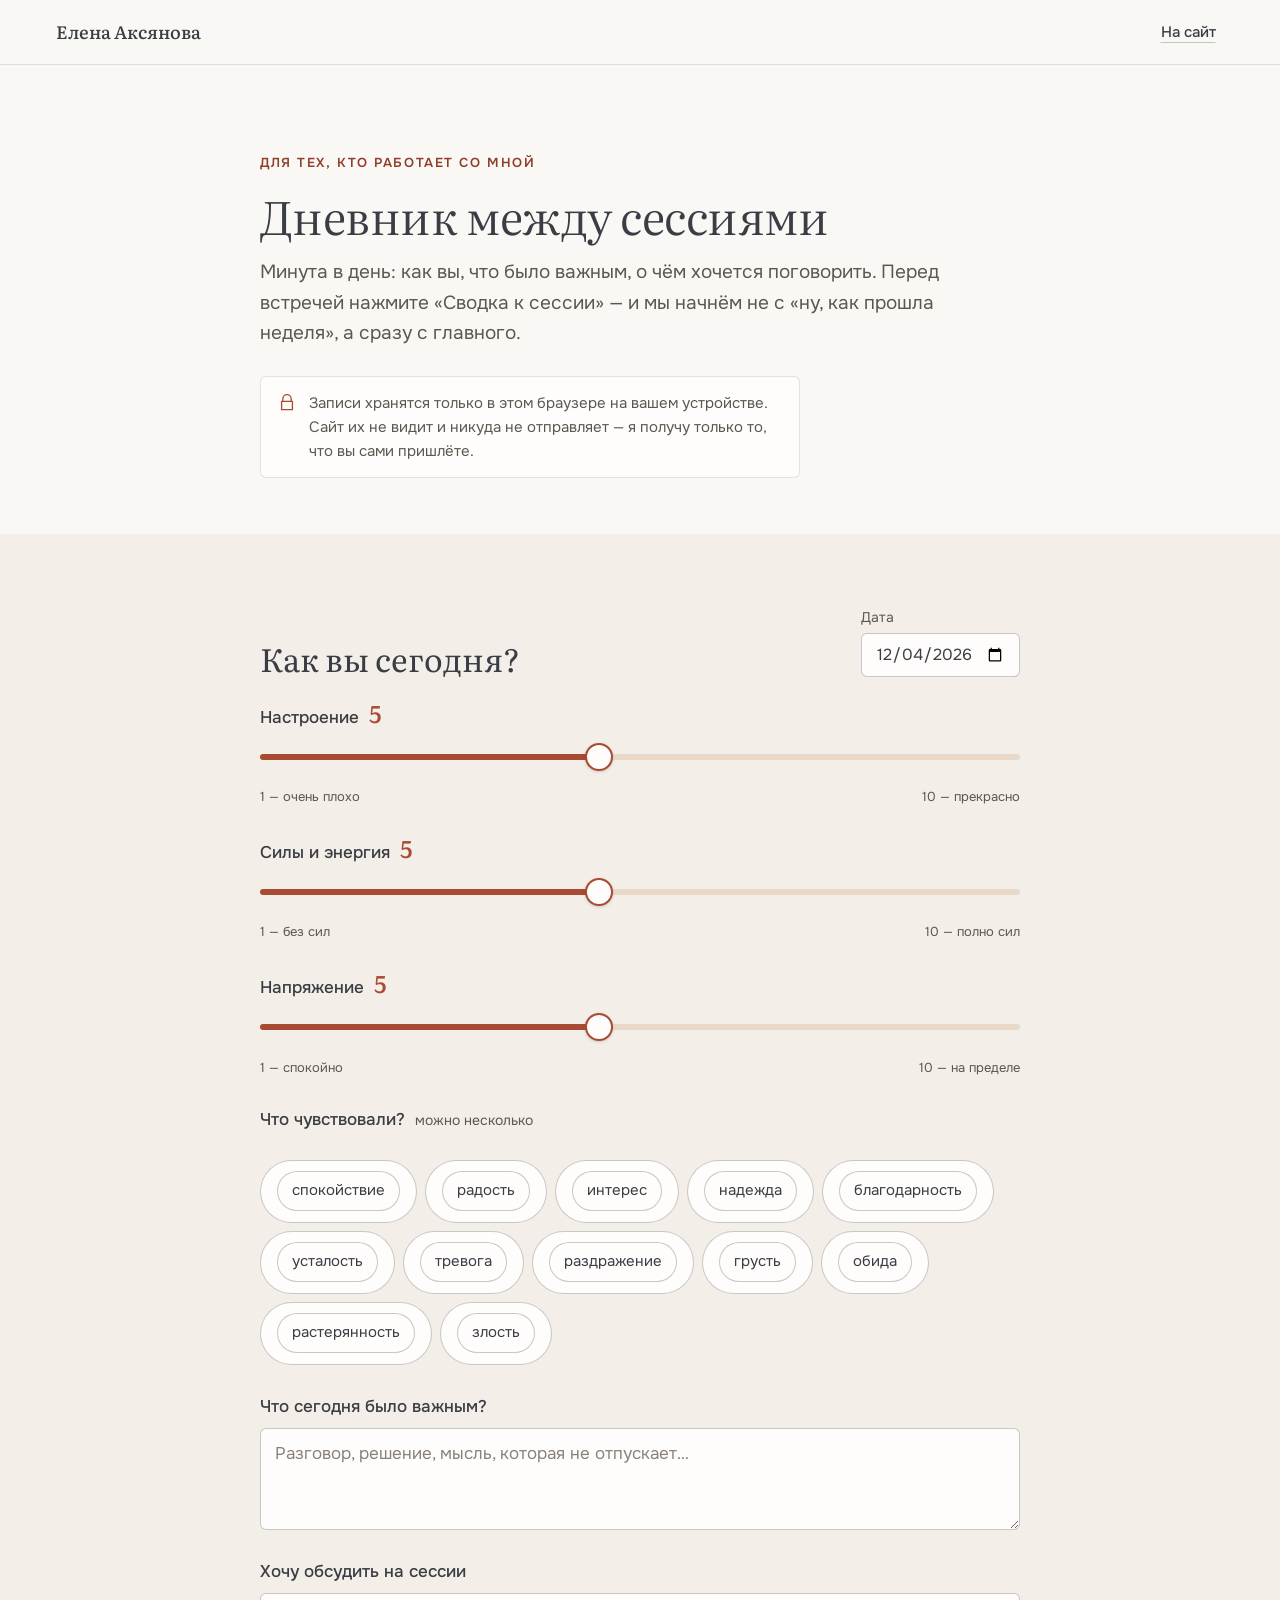
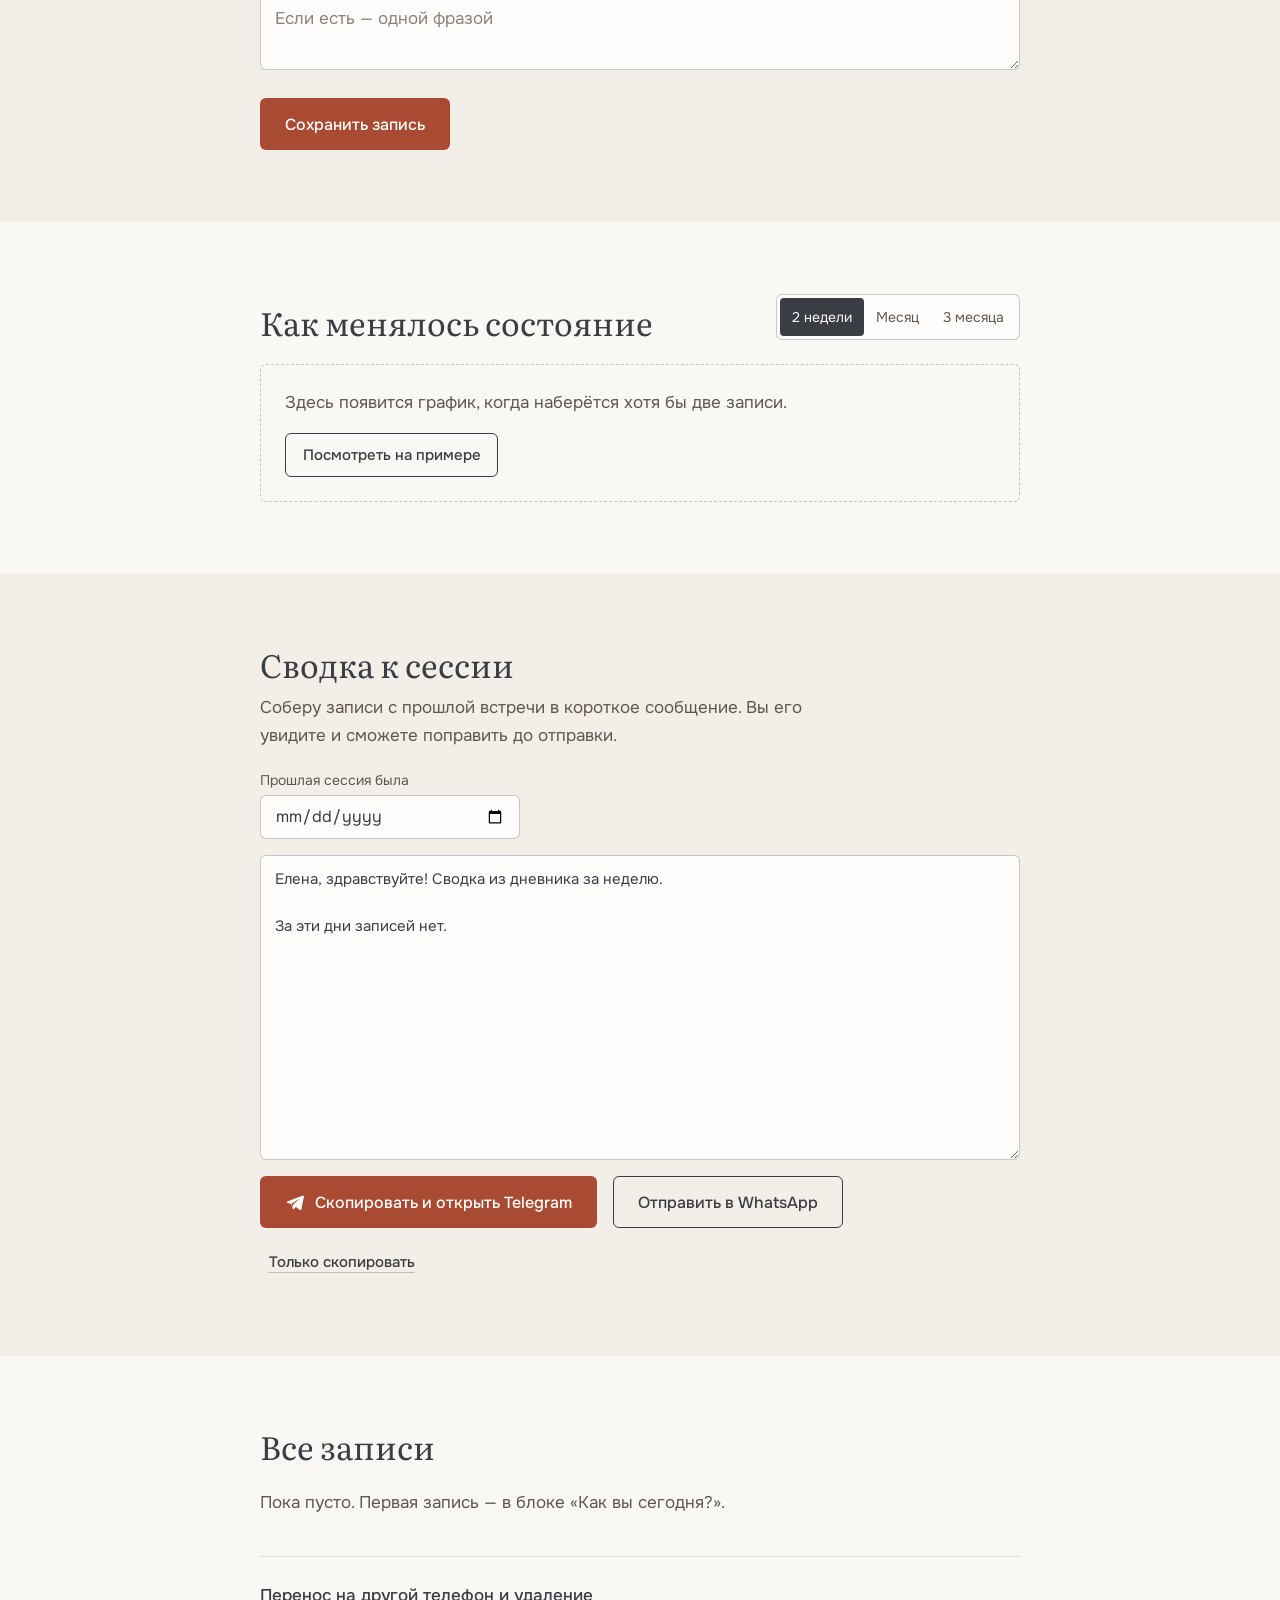
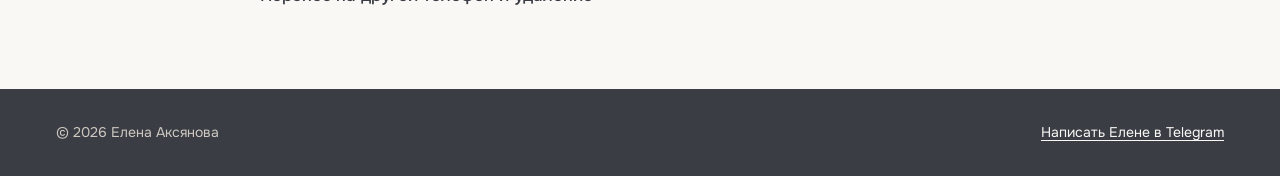
<file: dnevnik.html>
<!doctype html>
<html lang="ru" class="no-js">
<head>
  <meta charset="utf-8">
  <meta name="viewport" content="width=device-width, initial-scale=1, viewport-fit=cover">
  <title>Дневник между сессиями — Елена Аксянова</title>
  <meta name="description" content="Отмечайте своё состояние между встречами: минута в день. Записи хранятся только на вашем телефоне. Перед сессией — короткая сводка для Елены.">

  <!-- ЧЕРНОВИК: перед публикацией убрать noindex -->
  <meta name="robots" content="noindex, nofollow">
  <meta name="theme-color" content="#FAF8F5">

  <link rel="icon" href="data:image/svg+xml,%3Csvg xmlns='http://www.w3.org/2000/svg' viewBox='0 0 32 32'%3E%3Crect width='32' height='32' rx='7' fill='%23FAF8F5'/%3E%3Cpath d='M4 8c9 0 12 8 24 8M4 24c9 0 12-8 24-8' fill='none' stroke='%23A94A32' stroke-width='2.2' stroke-linecap='round'/%3E%3C/svg%3E">

  <link rel="preconnect" href="https://fonts.googleapis.com">
  <link rel="preconnect" href="https://fonts.gstatic.com" crossorigin>
  <link rel="stylesheet" href="https://fonts.googleapis.com/css2?family=Literata:ital,opsz,wght@0,7..72,300..600;1,7..72,300..500&family=Onest:wght@300..600&display=swap">
  <link rel="stylesheet" href="css/style.css">
  <link rel="stylesheet" href="css/dnevnik.css">

  <script>document.documentElement.classList.replace('no-js', 'js');</script>
  <script src="js/dnevnik.js" defer></script>
</head>
<body class="diary-page">

<a class="skip-link" href="#main">Перейти к содержанию</a>

<header class="diary-header">
  <div class="container diary-header__inner">
    <a class="brand" href="index.html">Елена Аксянова</a>
    <a class="btn btn--quiet btn--sm" href="index.html">На сайт</a>
  </div>
</header>

<main id="main" tabindex="-1">

  <!-- Вступление -->
  <section class="diary-intro">
    <div class="container diary-narrow">
      <p class="eyebrow">Для тех, кто работает со&nbsp;мной</p>
      <h1 class="section-title">Дневник между сессиями</h1>
      <p class="section-lead">Минута в&nbsp;день: как вы, что было важным, о&nbsp;чём хочется поговорить. Перед встречей нажмите «Сводка к&nbsp;сессии»&nbsp;— и&nbsp;мы начнём не&nbsp;с&nbsp;«ну, как прошла неделя», а&nbsp;сразу с&nbsp;главного.</p>
      <p class="privacy">
        <svg class="icon" viewBox="0 0 24 24" aria-hidden="true" focusable="false"><path fill="none" stroke="currentColor" stroke-width="1.6" stroke-linecap="round" stroke-linejoin="round" d="M7 10V7a5 5 0 0 1 10 0v3M5.5 10h13v10h-13z"/></svg>
        <span>Записи хранятся только в&nbsp;этом браузере на&nbsp;вашем устройстве. Сайт их&nbsp;не&nbsp;видит и&nbsp;никуда не&nbsp;отправляет&nbsp;— я&nbsp;получу только то, что вы&nbsp;сами пришлёте.</span>
      </p>
      <p class="storage-warning" id="storage-warning" hidden>Браузер не&nbsp;даёт сохранять записи (например, в&nbsp;режиме инкогнито). Дневник работает, но&nbsp;после закрытия вкладки записи пропадут.</p>
      <noscript><p class="storage-warning">Для дневника нужен включённый JavaScript.</p></noscript>
    </div>
  </section>

  <!-- Запись за день -->
  <section class="section--sand diary-block" aria-labelledby="entry-title">
    <div class="container diary-narrow">
      <div class="diary-block__head">
        <h2 class="diary-h2" id="entry-title">Как вы сегодня?</h2>
        <label class="date-field">
          <span>Дата</span>
          <input type="date" id="entry-date" required>
        </label>
      </div>
      <p class="entry-status" id="entry-status" aria-live="polite"></p>

      <form class="entry-form" id="entry-form" novalidate>
        <fieldset class="scale">
          <legend class="scale__label">Настроение <output class="scale__value" id="out-mood" for="f-mood">5</output></legend>
          <input type="range" id="f-mood" name="mood" min="1" max="10" step="1" value="5" aria-describedby="hint-mood">
          <p class="scale__ends" id="hint-mood"><span>1&nbsp;— очень плохо</span><span>10&nbsp;— прекрасно</span></p>
        </fieldset>

        <fieldset class="scale">
          <legend class="scale__label">Силы и&nbsp;энергия <output class="scale__value" id="out-energy" for="f-energy">5</output></legend>
          <input type="range" id="f-energy" name="energy" min="1" max="10" step="1" value="5" aria-describedby="hint-energy">
          <p class="scale__ends" id="hint-energy"><span>1&nbsp;— без сил</span><span>10&nbsp;— полно сил</span></p>
        </fieldset>

        <fieldset class="scale">
          <legend class="scale__label">Напряжение <output class="scale__value" id="out-tension" for="f-tension">5</output></legend>
          <input type="range" id="f-tension" name="tension" min="1" max="10" step="1" value="5" aria-describedby="hint-tension">
          <p class="scale__ends" id="hint-tension"><span>1&nbsp;— спокойно</span><span>10&nbsp;— на&nbsp;пределе</span></p>
        </fieldset>

        <fieldset class="feelings">
          <legend class="field-label">Что чувствовали? <span class="field-hint">можно несколько</span></legend>
          <div class="chips" id="feelings"></div>
        </fieldset>

        <label class="field">
          <span class="field-label">Что сегодня было важным?</span>
          <textarea id="f-note" name="note" rows="3" placeholder="Разговор, решение, мысль, которая не&nbsp;отпускает…"></textarea>
        </label>

        <label class="field">
          <span class="field-label">Хочу обсудить на&nbsp;сессии</span>
          <textarea id="f-topic" name="topic" rows="2" placeholder="Если есть&nbsp;— одной фразой"></textarea>
        </label>

        <div class="form-actions">
          <button class="btn btn--primary" type="submit" id="save-btn">Сохранить запись</button>
          <button class="btn btn--quiet btn--sm" type="button" id="delete-btn" hidden>Удалить запись за&nbsp;этот день</button>
        </div>
      </form>
    </div>
  </section>

  <!-- Динамика -->
  <section class="diary-block" aria-labelledby="chart-title">
    <div class="container diary-narrow">
      <div class="diary-block__head">
        <h2 class="diary-h2" id="chart-title">Как менялось состояние</h2>
        <div class="segmented" role="group" aria-label="Период">
          <button type="button" data-range="14" aria-pressed="true">2 недели</button>
          <button type="button" data-range="30" aria-pressed="false">Месяц</button>
          <button type="button" data-range="90" aria-pressed="false">3 месяца</button>
        </div>
      </div>

      <div class="empty" id="chart-empty">
        <p>Здесь появится график, когда наберётся хотя&nbsp;бы две записи.</p>
        <button class="btn btn--ghost btn--sm" type="button" id="demo-btn">Посмотреть на&nbsp;примере</button>
      </div>

      <div id="chart-wrap" hidden>
        <ul class="legend" aria-hidden="true">
          <li><span class="legend__mark legend__mark--mood"></span>Настроение</li>
          <li><span class="legend__mark legend__mark--energy"></span>Силы</li>
          <li><span class="legend__mark legend__mark--tension"></span>Напряжение</li>
        </ul>
        <div class="chart" id="chart"></div>
        <dl class="averages" id="averages"></dl>
      </div>
    </div>
  </section>

  <!-- Сводка к сессии -->
  <section class="section--sand diary-block" aria-labelledby="summary-title">
    <div class="container diary-narrow">
      <h2 class="diary-h2" id="summary-title">Сводка к&nbsp;сессии</h2>
      <p class="diary-text">Соберу записи с&nbsp;прошлой встречи в&nbsp;короткое сообщение. Вы&nbsp;его увидите и&nbsp;сможете поправить до&nbsp;отправки.</p>

      <label class="date-field date-field--wide">
        <span>Прошлая сессия была</span>
        <input type="date" id="last-session">
      </label>

      <label class="field">
        <span class="sr-only">Текст сводки</span>
        <textarea class="summary-text" id="summary-text" rows="12"></textarea>
      </label>

      <div class="form-actions form-actions--wrap">
        <button class="btn btn--primary" type="button" id="send-tg">
          <svg class="icon" viewBox="0 0 24 24" aria-hidden="true" focusable="false"><path fill="currentColor" d="M21.4 4.2 2.9 11.3c-1.3.5-1.2 1.2-.2 1.5l4.7 1.5 1.8 5.6c.2.6.4.8.8.8s.6-.2.9-.5l2.3-2.2 4.7 3.5c.9.5 1.5.2 1.7-.8l3.1-14.6c.3-1.3-.5-1.9-1.3-1.5Zm-3.2 3.4-8.6 7.8-.3 3.4-1.5-4.7 10-6.3c.4-.3.8-.1.4-.2Z"/></svg>
          Скопировать и&nbsp;открыть Telegram
        </button>
        <a class="btn btn--ghost" id="send-wa" href="https://wa.me/79104343523" target="_blank" rel="noopener">Отправить в&nbsp;WhatsApp</a>
        <button class="btn btn--quiet btn--sm" type="button" id="copy-btn">Только скопировать</button>
      </div>
      <p class="entry-status" id="summary-status" aria-live="polite"></p>
    </div>
  </section>

  <!-- Все записи -->
  <section class="diary-block" aria-labelledby="list-title">
    <div class="container diary-narrow">
      <h2 class="diary-h2" id="list-title">Все записи <span class="count" id="count"></span></h2>
      <ol class="entries" id="entries"></ol>
      <p class="diary-text muted" id="entries-empty">Пока пусто. Первая запись&nbsp;— в&nbsp;блоке «Как вы сегодня?».</p>

      <details class="data-tools">
        <summary>Перенос на&nbsp;другой телефон и&nbsp;удаление</summary>
        <p class="diary-text">Записи живут в&nbsp;этом браузере. Чтобы перенести их&nbsp;или сохранить копию&nbsp;— скачайте файл и&nbsp;загрузите его на&nbsp;другом устройстве.</p>
        <div class="form-actions form-actions--wrap">
          <button class="btn btn--ghost btn--sm" type="button" id="export-btn">Скачать копию</button>
          <label class="btn btn--ghost btn--sm file-btn">
            Загрузить копию
            <input type="file" id="import-input" accept="application/json,.json">
          </label>
          <button class="btn btn--quiet btn--sm danger" type="button" id="wipe-btn">Удалить все записи</button>
        </div>
        <p class="entry-status" id="tools-status" aria-live="polite"></p>
      </details>
    </div>
  </section>

</main>

<footer class="site-footer">
  <div class="container site-footer__inner">
    <p>© 2026 Елена Аксянова</p>
    <p><a href="https://t.me/Elenaross8" target="_blank" rel="noopener">Написать Елене в&nbsp;Telegram</a></p>
  </div>
</footer>

</body>
</html>
</file>
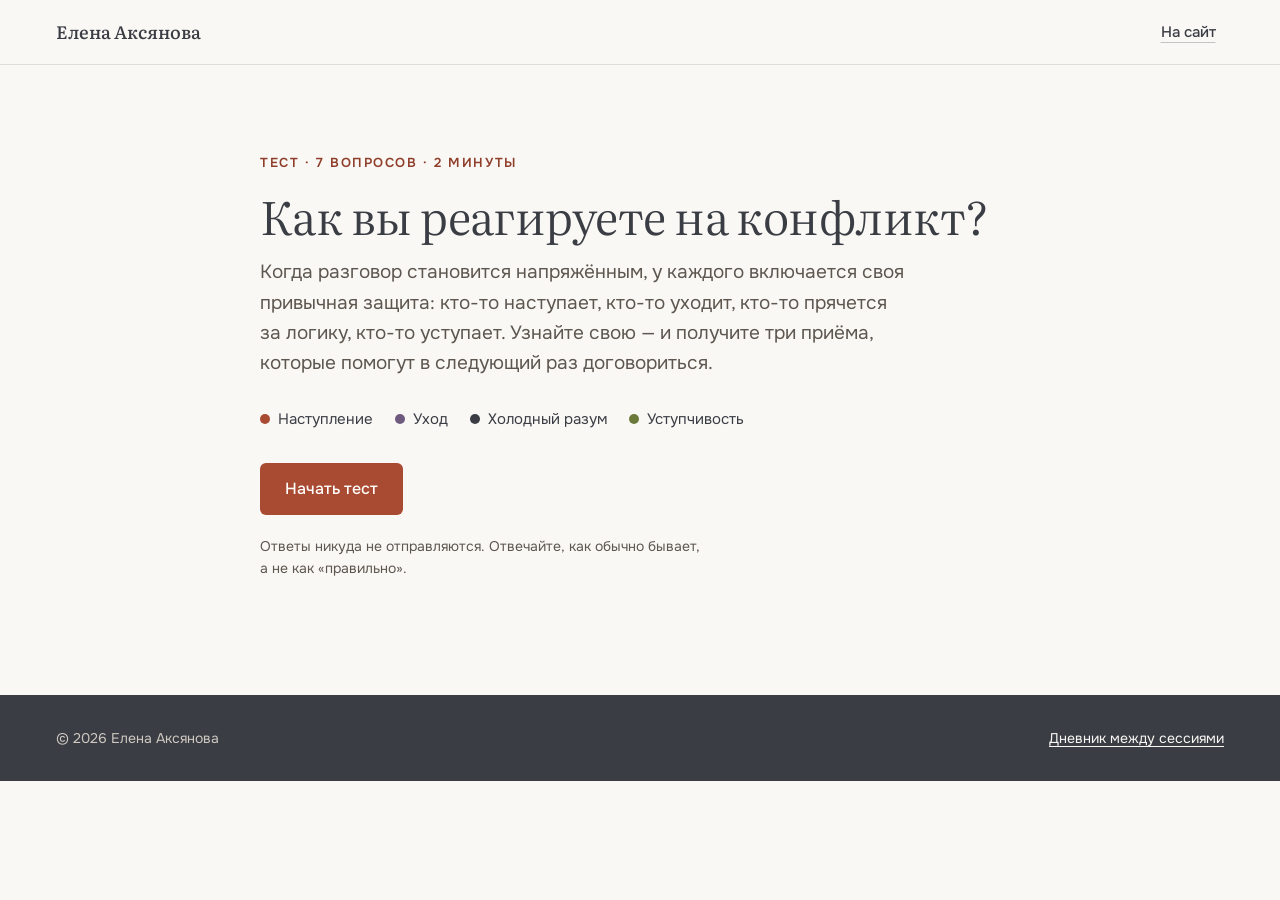
<file: test.html>
<!doctype html>
<html lang="ru" class="no-js">
<head>
  <meta charset="utf-8">
  <meta name="viewport" content="width=device-width, initial-scale=1, viewport-fit=cover">
  <title>Тест: как вы реагируете на конфликт — Елена Аксянова</title>
  <meta name="description" content="7 вопросов, 2 минуты. Узнайте, какая реакция включается у вас в споре, и получите три приёма, которые помогут договориться.">

  <!-- ЧЕРНОВИК: перед публикацией убрать noindex -->
  <meta name="robots" content="noindex, nofollow">
  <meta name="theme-color" content="#FAF8F5">
  <meta property="og:title" content="Как вы реагируете на конфликт? Тест за 2 минуты">
  <meta property="og:description" content="Наступление, уход, холодный разум или уступчивость — и три приёма для вашего типа.">

  <link rel="icon" href="data:image/svg+xml,%3Csvg xmlns='http://www.w3.org/2000/svg' viewBox='0 0 32 32'%3E%3Crect width='32' height='32' rx='7' fill='%23FAF8F5'/%3E%3Cpath d='M4 8c9 0 12 8 24 8M4 24c9 0 12-8 24-8' fill='none' stroke='%23A94A32' stroke-width='2.2' stroke-linecap='round'/%3E%3C/svg%3E">

  <link rel="preconnect" href="https://fonts.googleapis.com">
  <link rel="preconnect" href="https://fonts.gstatic.com" crossorigin>
  <link rel="stylesheet" href="https://fonts.googleapis.com/css2?family=Literata:ital,opsz,wght@0,7..72,300..600;1,7..72,300..500&family=Onest:wght@300..600&display=swap">
  <link rel="stylesheet" href="css/style.css">
  <link rel="stylesheet" href="css/dnevnik.css">
  <link rel="stylesheet" href="css/test.css">

  <script>document.documentElement.classList.replace('no-js', 'js');</script>
  <script src="js/test.js" defer></script>
</head>
<body class="diary-page">

<a class="skip-link" href="#main">Перейти к содержанию</a>

<header class="diary-header">
  <div class="container diary-header__inner">
    <a class="brand" href="index.html">Елена Аксянова</a>
    <a class="btn btn--quiet btn--sm" href="index.html">На сайт</a>
  </div>
</header>

<main id="main" tabindex="-1">

  <!-- Старт -->
  <section class="diary-intro quiz-screen" id="screen-start">
    <div class="container diary-narrow">
      <p class="eyebrow">Тест · 7 вопросов · 2 минуты</p>
      <h1 class="section-title">Как вы реагируете на&nbsp;конфликт?</h1>
      <p class="section-lead">Когда разговор становится напряжённым, у&nbsp;каждого включается своя привычная защита: кто-то наступает, кто-то уходит, кто-то прячется за&nbsp;логику, кто-то уступает. Узнайте свою&nbsp;— и&nbsp;получите три приёма, которые помогут в&nbsp;следующий раз договориться.</p>
      <ul class="types-preview" aria-label="Четыре типа реакции">
        <li><span class="type-dot type-dot--attack"></span>Наступление</li>
        <li><span class="type-dot type-dot--retreat"></span>Уход</li>
        <li><span class="type-dot type-dot--logic"></span>Холодный разум</li>
        <li><span class="type-dot type-dot--yield"></span>Уступчивость</li>
      </ul>
      <button class="btn btn--primary" type="button" id="start-btn">Начать тест</button>
      <p class="quiz-note">Ответы никуда не&nbsp;отправляются. Отвечайте, как обычно бывает, а&nbsp;не&nbsp;как «правильно».</p>
      <noscript><p class="storage-warning">Для теста нужен включённый JavaScript.</p></noscript>
    </div>
  </section>

  <!-- Вопрос -->
  <section class="diary-intro quiz-screen" id="screen-question" hidden>
    <div class="container diary-narrow">
      <div class="progress" aria-hidden="true"><span class="progress__bar" id="progress-bar"></span></div>
      <p class="eyebrow" id="q-counter">Вопрос 1 из 7</p>
      <fieldset class="question">
        <legend class="question__title" id="q-title" tabindex="-1"></legend>
        <div class="answers" id="answers"></div>
      </fieldset>
      <button class="btn btn--quiet btn--sm" type="button" id="back-btn">← Назад</button>
    </div>
  </section>

  <!-- Результат -->
  <section class="diary-intro quiz-screen" id="screen-result" hidden>
    <div class="container diary-narrow">
      <p class="eyebrow">Ваш результат</p>
      <h1 class="section-title result__title" id="r-title" tabindex="-1"></h1>
      <p class="result__second" id="r-second" hidden></p>

      <div class="result__bars" id="r-bars"></div>

      <p class="section-lead" id="r-what"></p>

      <div class="result__cols">
        <div>
          <h2 class="result__h">Ваша сила</h2>
          <p id="r-strength"></p>
        </div>
        <div>
          <h2 class="result__h">Чем это обходится</h2>
          <p id="r-cost"></p>
        </div>
      </div>

      <h2 class="result__h">Три приёма на&nbsp;следующий разговор</h2>
      <ol class="tips" id="r-tips"></ol>

      <div class="result__cta">
        <h2 class="diary-h2">Разобрать свой случай</h2>
        <p class="diary-text" id="r-help"></p>
        <p class="diary-text">Бесплатная встреча-знакомство 15&nbsp;минут: расскажете ситуацию, а&nbsp;я&nbsp;скажу, чем могу помочь.</p>
        <div class="form-actions form-actions--wrap">
          <a class="btn btn--primary" id="cta-tg" href="https://t.me/Elenaross8" target="_blank" rel="noopener">Обсудить результат в&nbsp;Telegram</a>
          <a class="btn btn--ghost" id="cta-wa" href="https://wa.me/79104343523" target="_blank" rel="noopener">В&nbsp;WhatsApp</a>
        </div>
      </div>

      <div class="result__more">
        <p>Больше приёмов для трудных разговоров&nbsp;— в&nbsp;моём Telegram-канале. Там&nbsp;же в&nbsp;подарок «Карта разговора».</p>
        <a class="btn btn--ghost btn--sm" href="#" data-todo-link>Подписаться на&nbsp;канал</a>
        <span class="draft-note"><span class="badge-todo">заглушка</span> ссылка на&nbsp;канал</span>
      </div>

      <div class="form-actions form-actions--wrap">
        <button class="btn btn--quiet btn--sm" type="button" id="share-btn">Поделиться тестом</button>
        <button class="btn btn--quiet btn--sm" type="button" id="restart-btn">Пройти заново</button>
      </div>
      <p class="entry-status" id="share-status" aria-live="polite"></p>

      <p class="quiz-note">Это не&nbsp;психологическая диагностика, а&nbsp;повод присмотреться к&nbsp;себе. В&nbsp;разных ситуациях мы&nbsp;реагируем по-разному, и&nbsp;любую реакцию можно изменить.</p>
    </div>
  </section>

</main>

<footer class="site-footer">
  <div class="container site-footer__inner">
    <p>© 2026 Елена Аксянова</p>
    <p><a href="dnevnik.html">Дневник между сессиями</a></p>
  </div>
</footer>

</body>
</html>
</file>
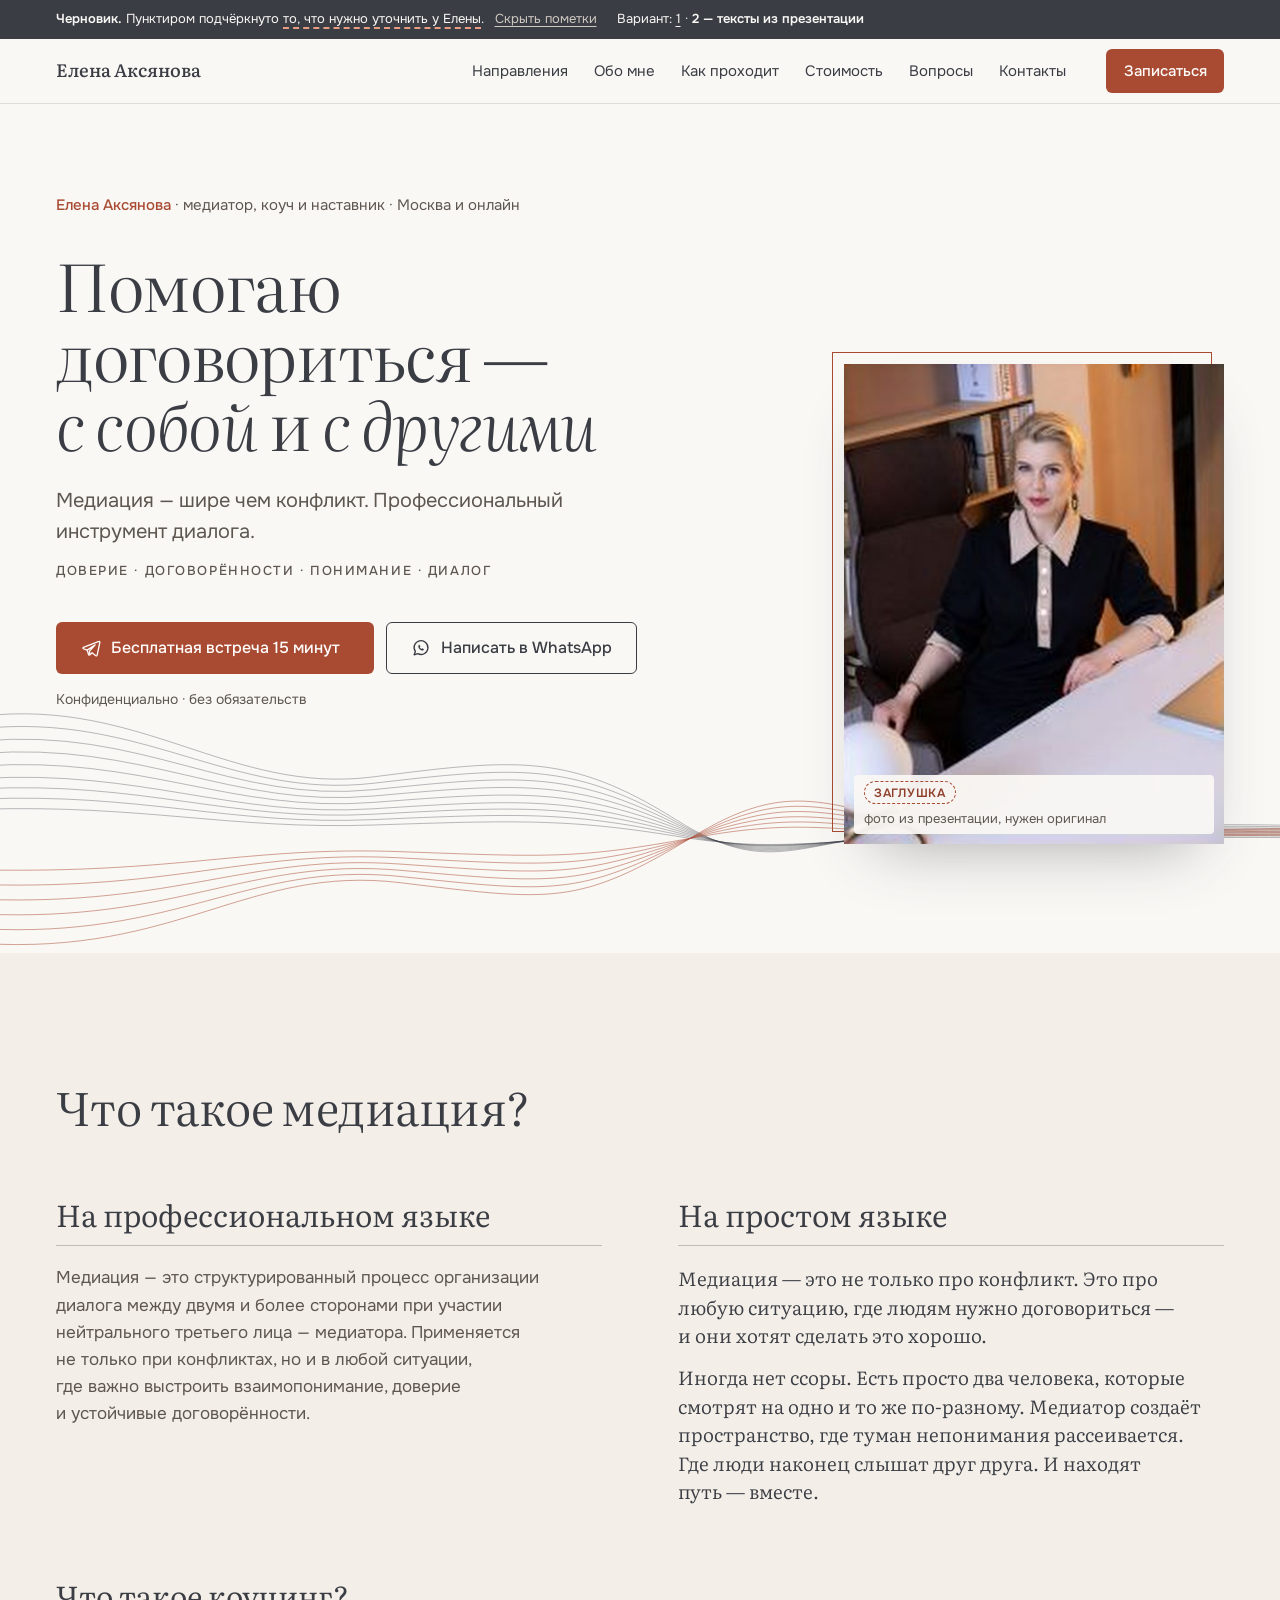
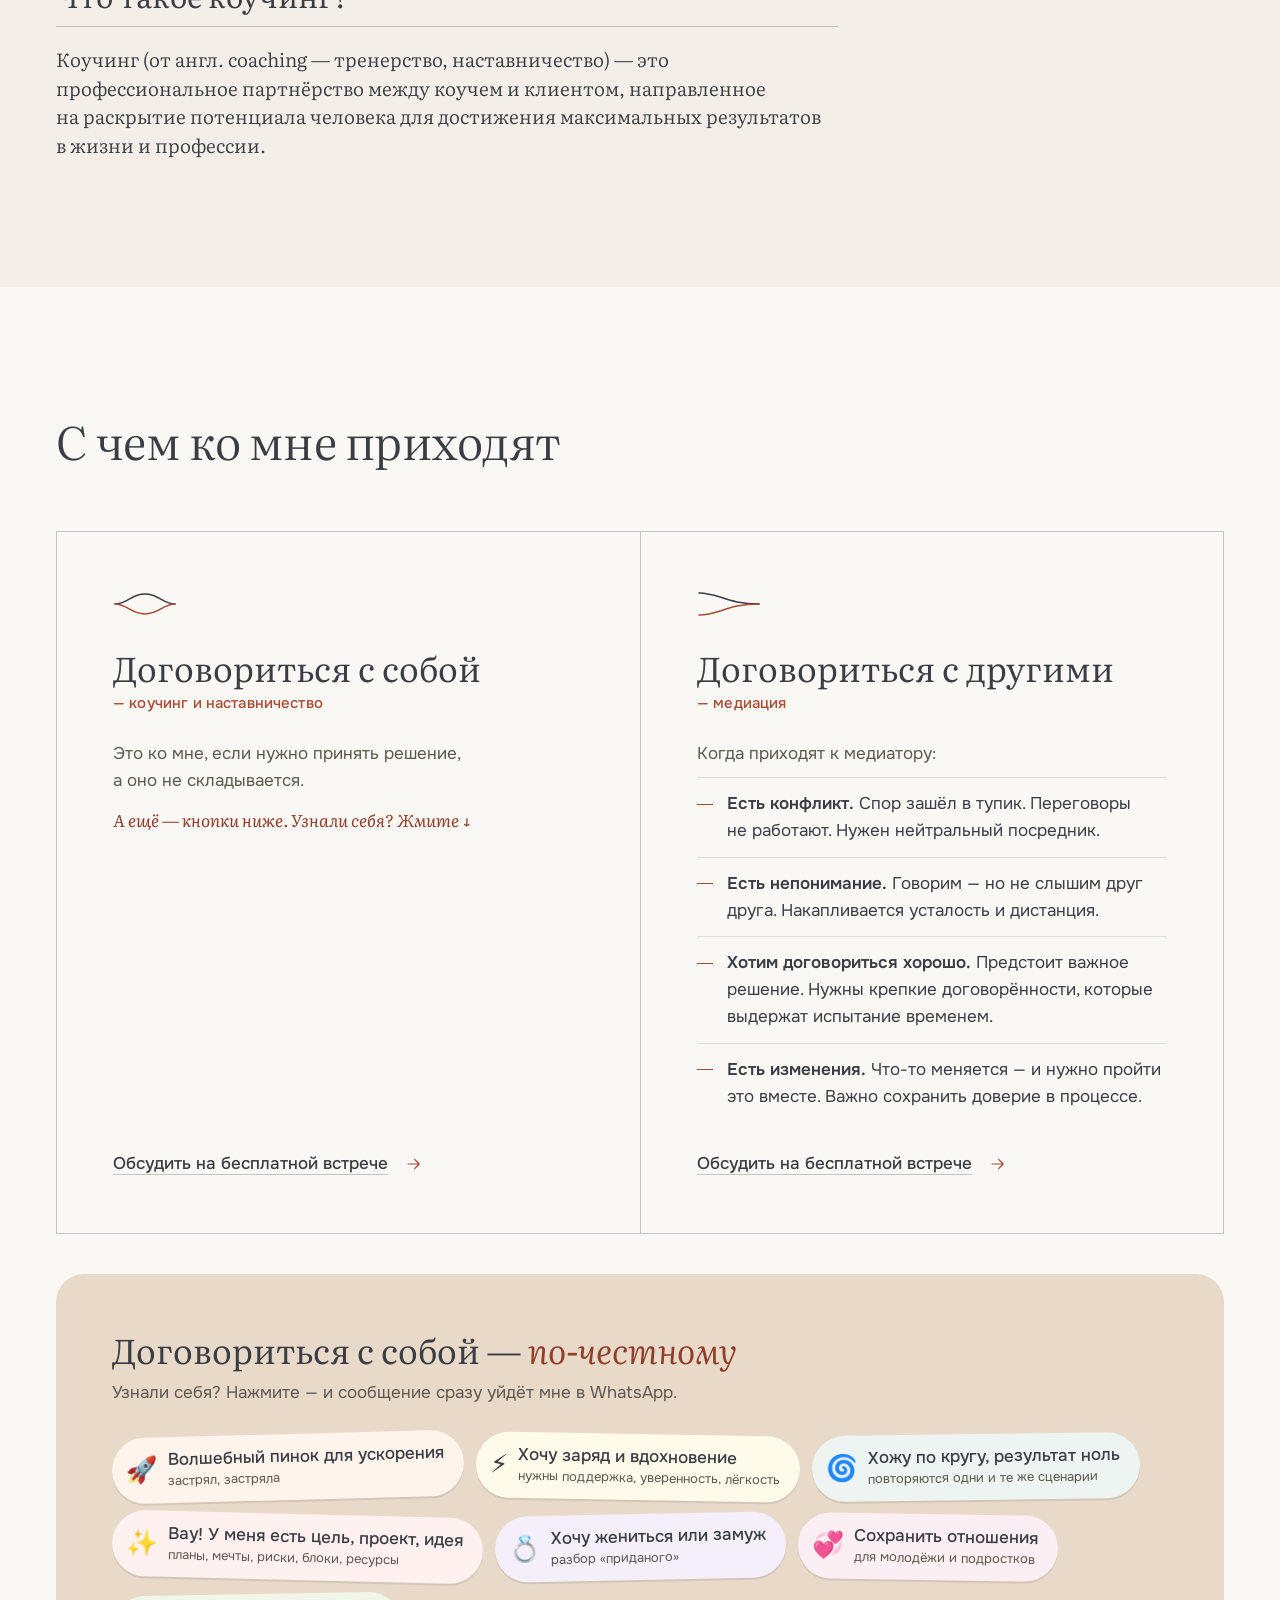
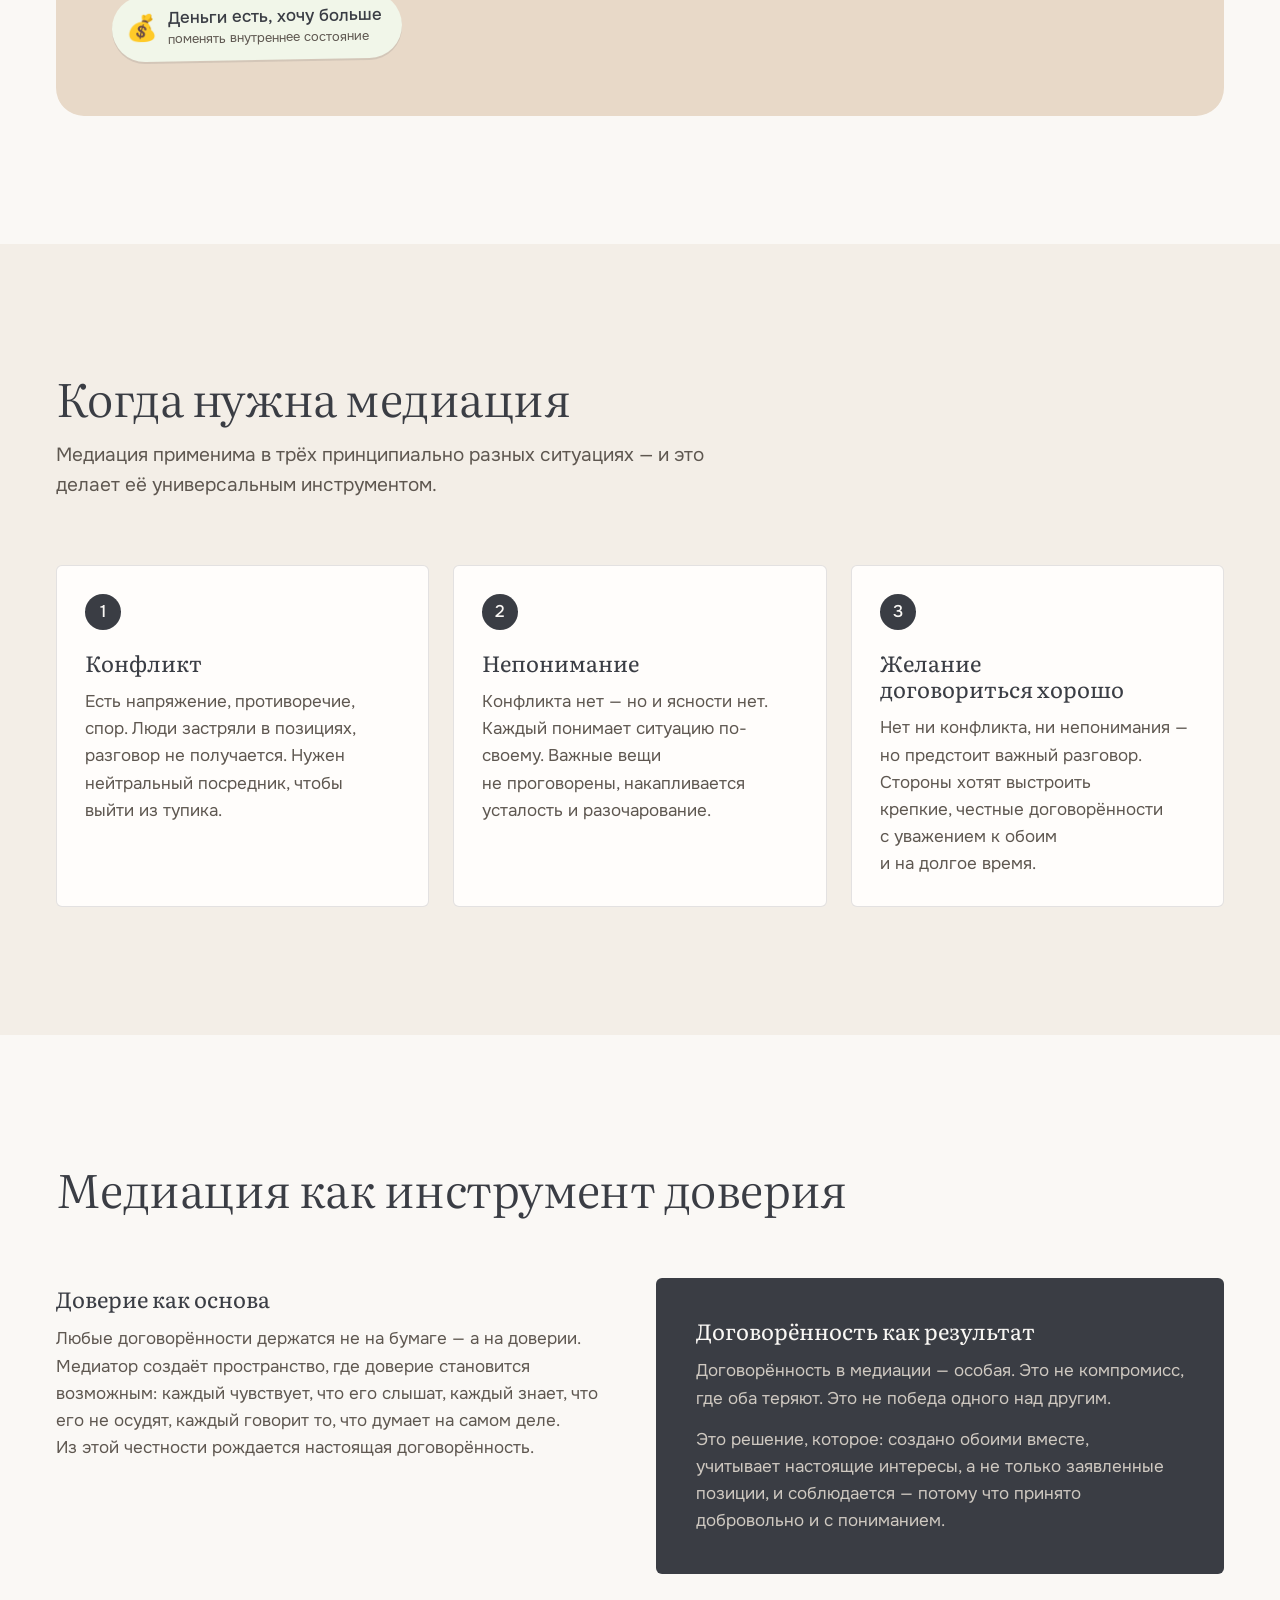
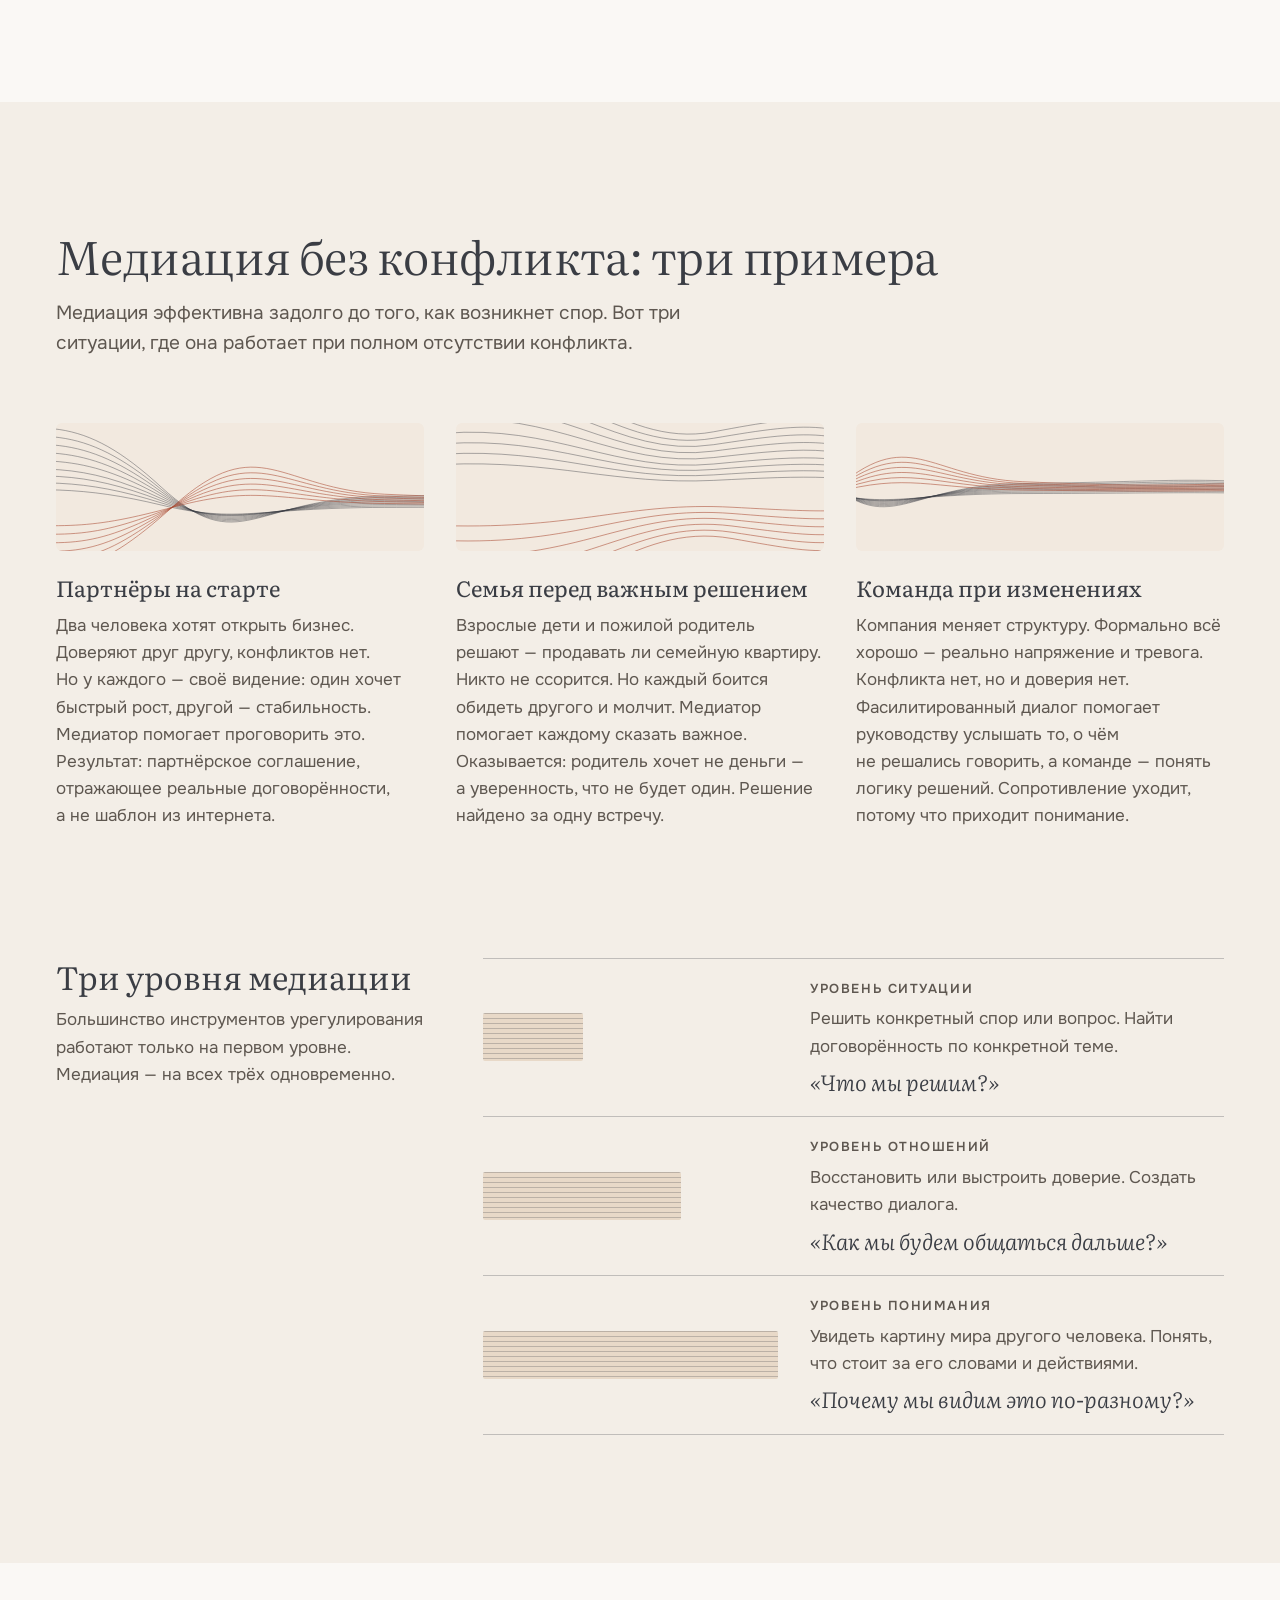
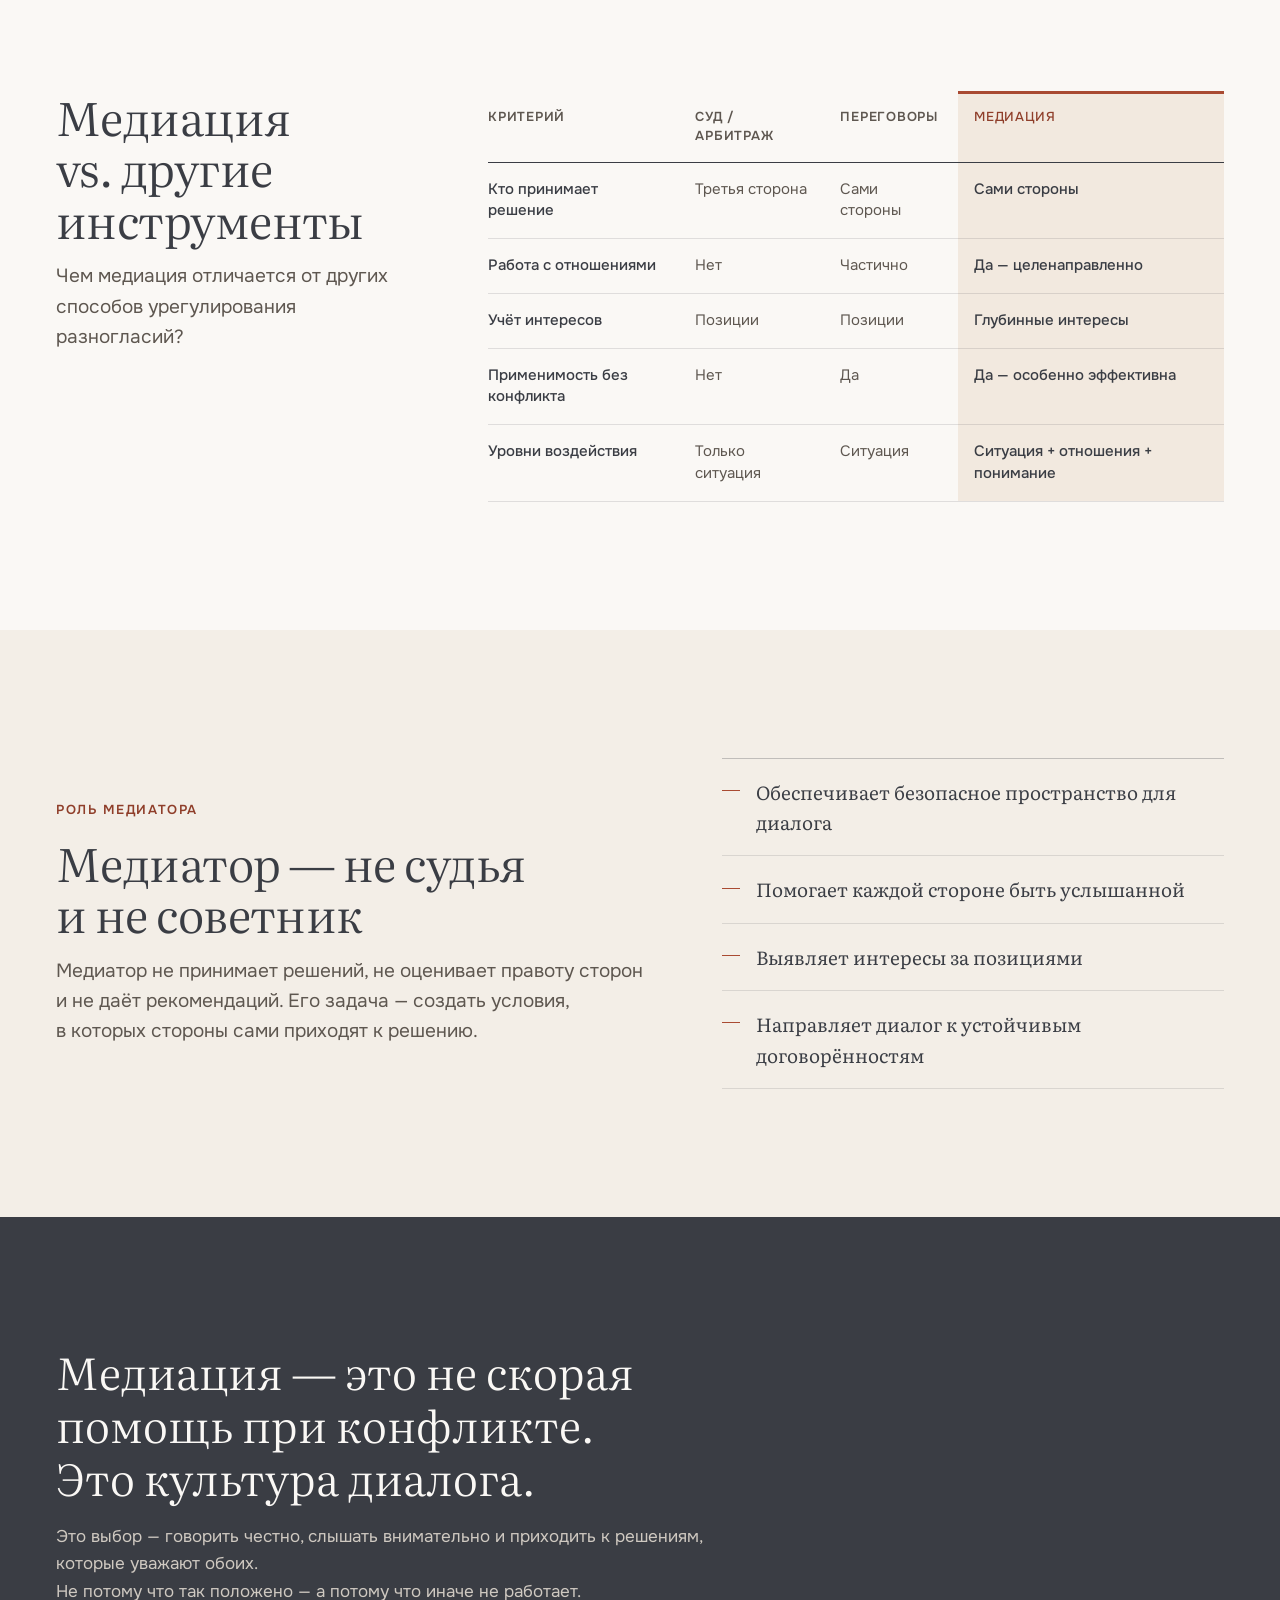
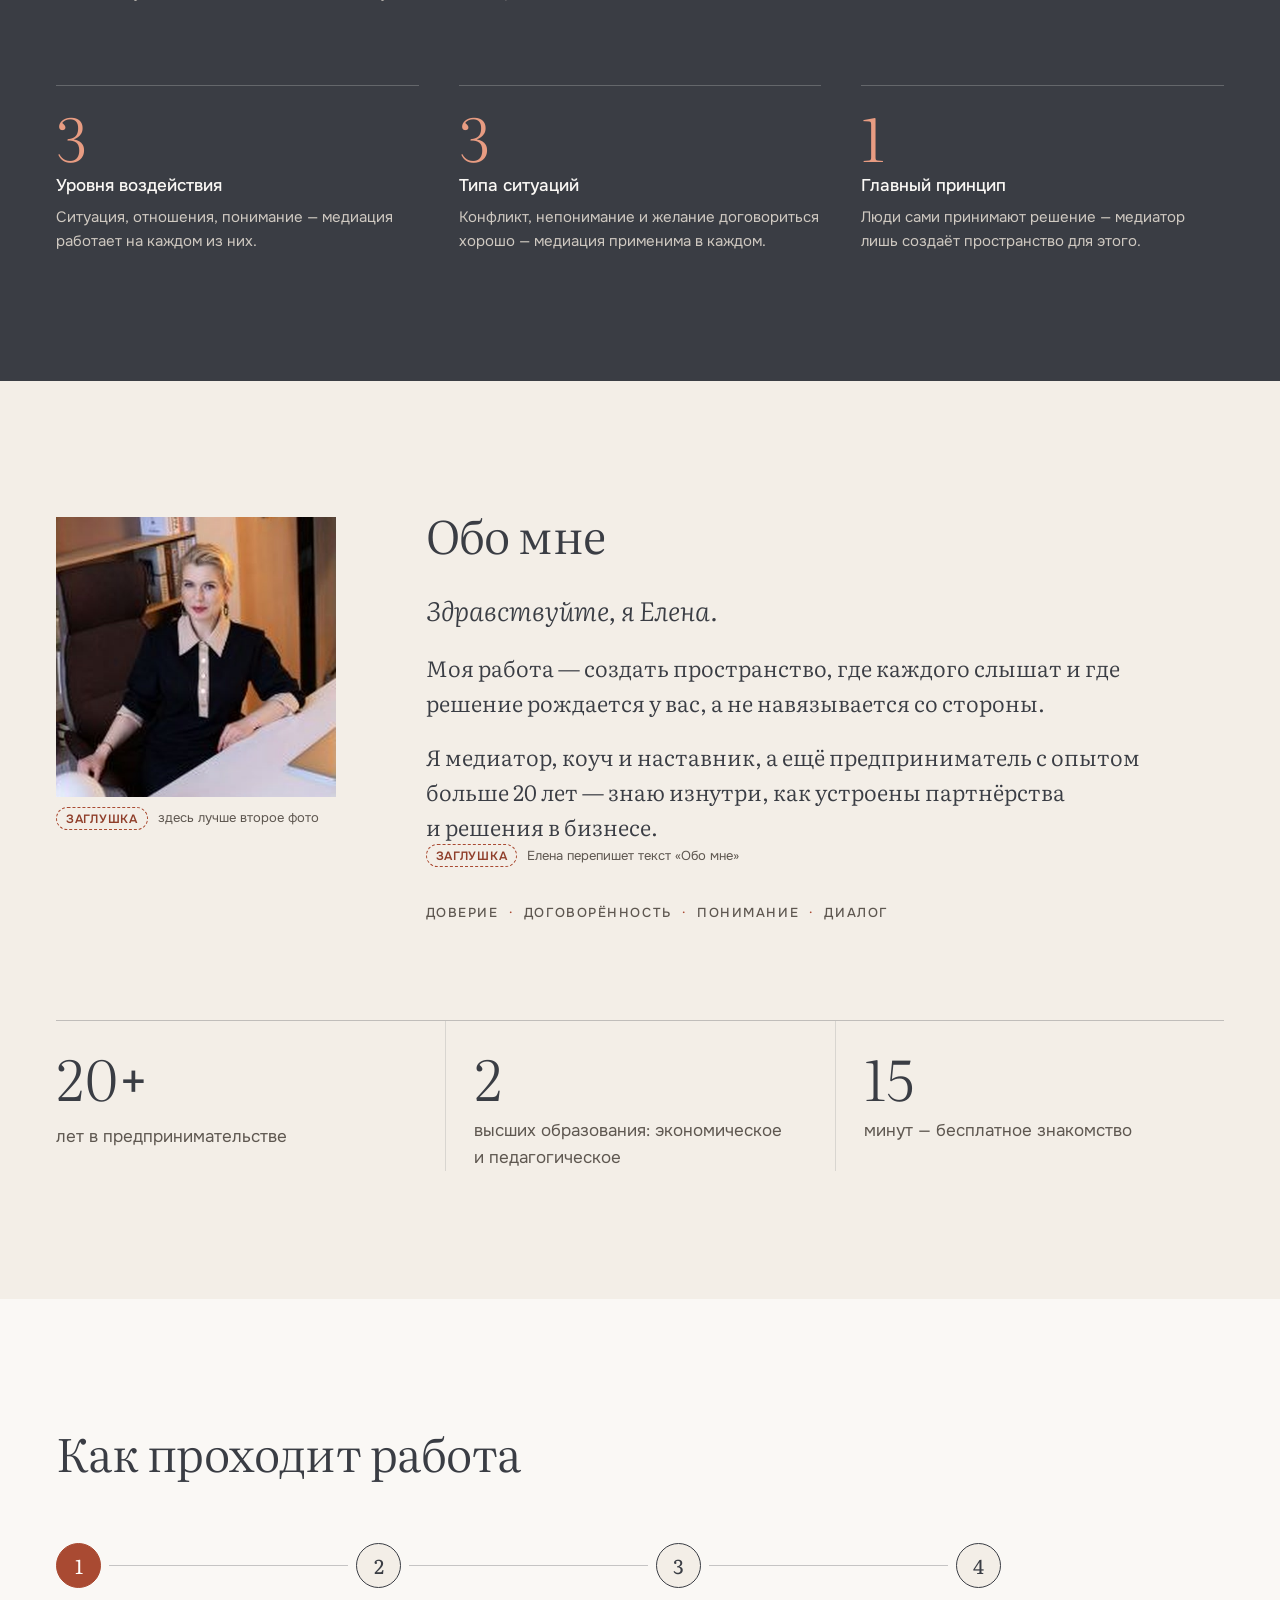
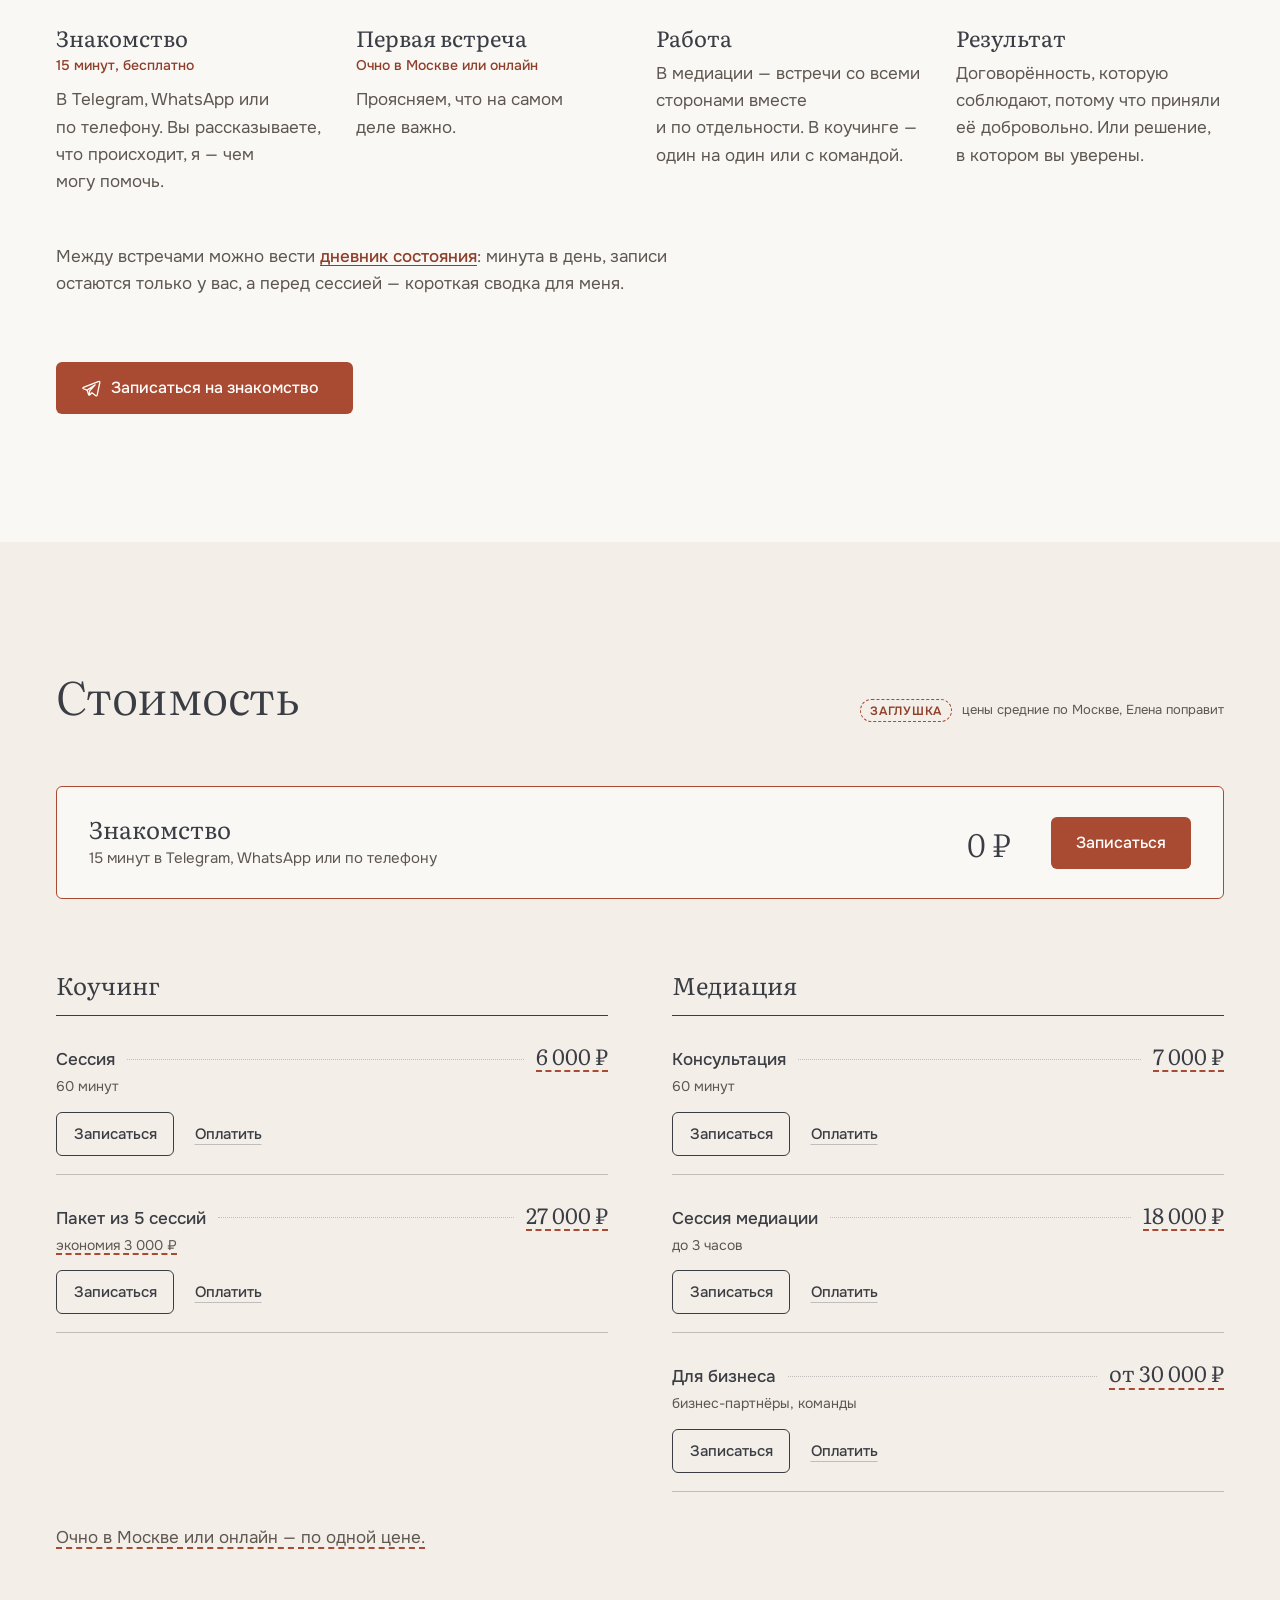
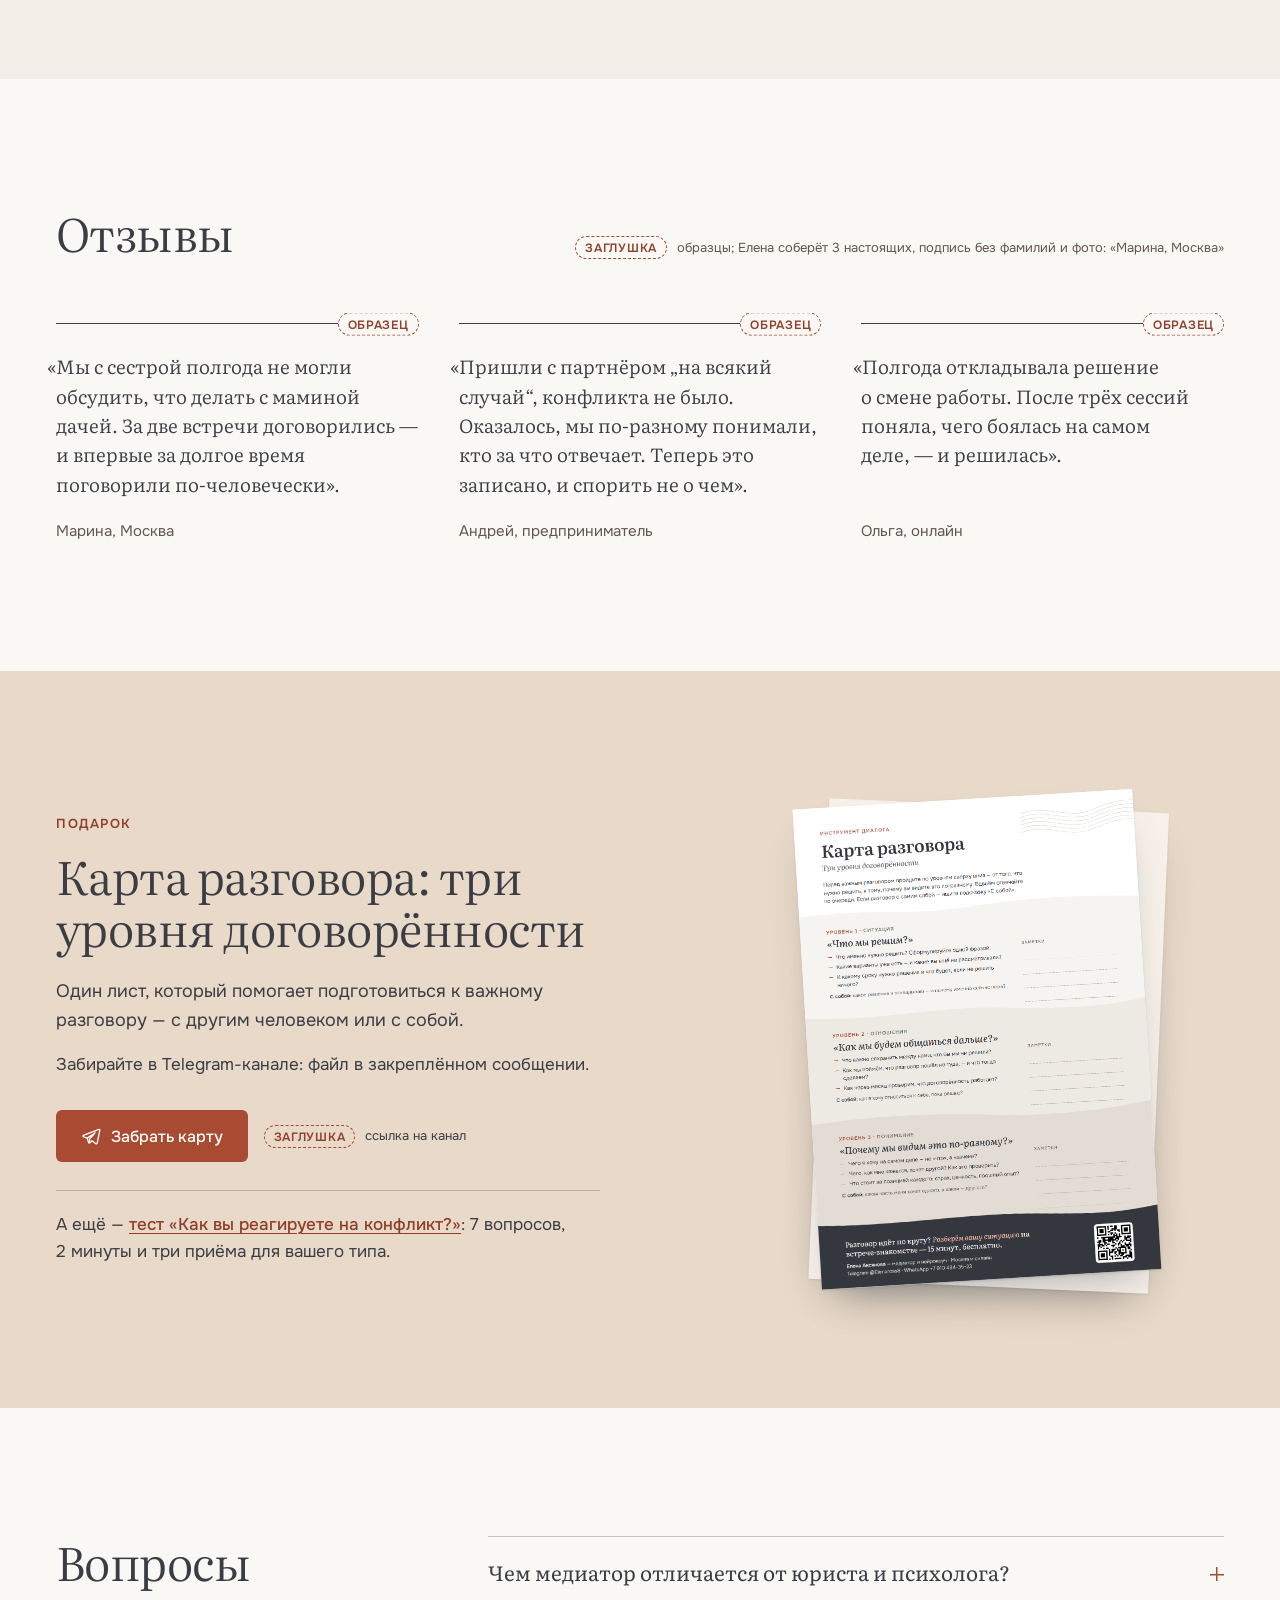
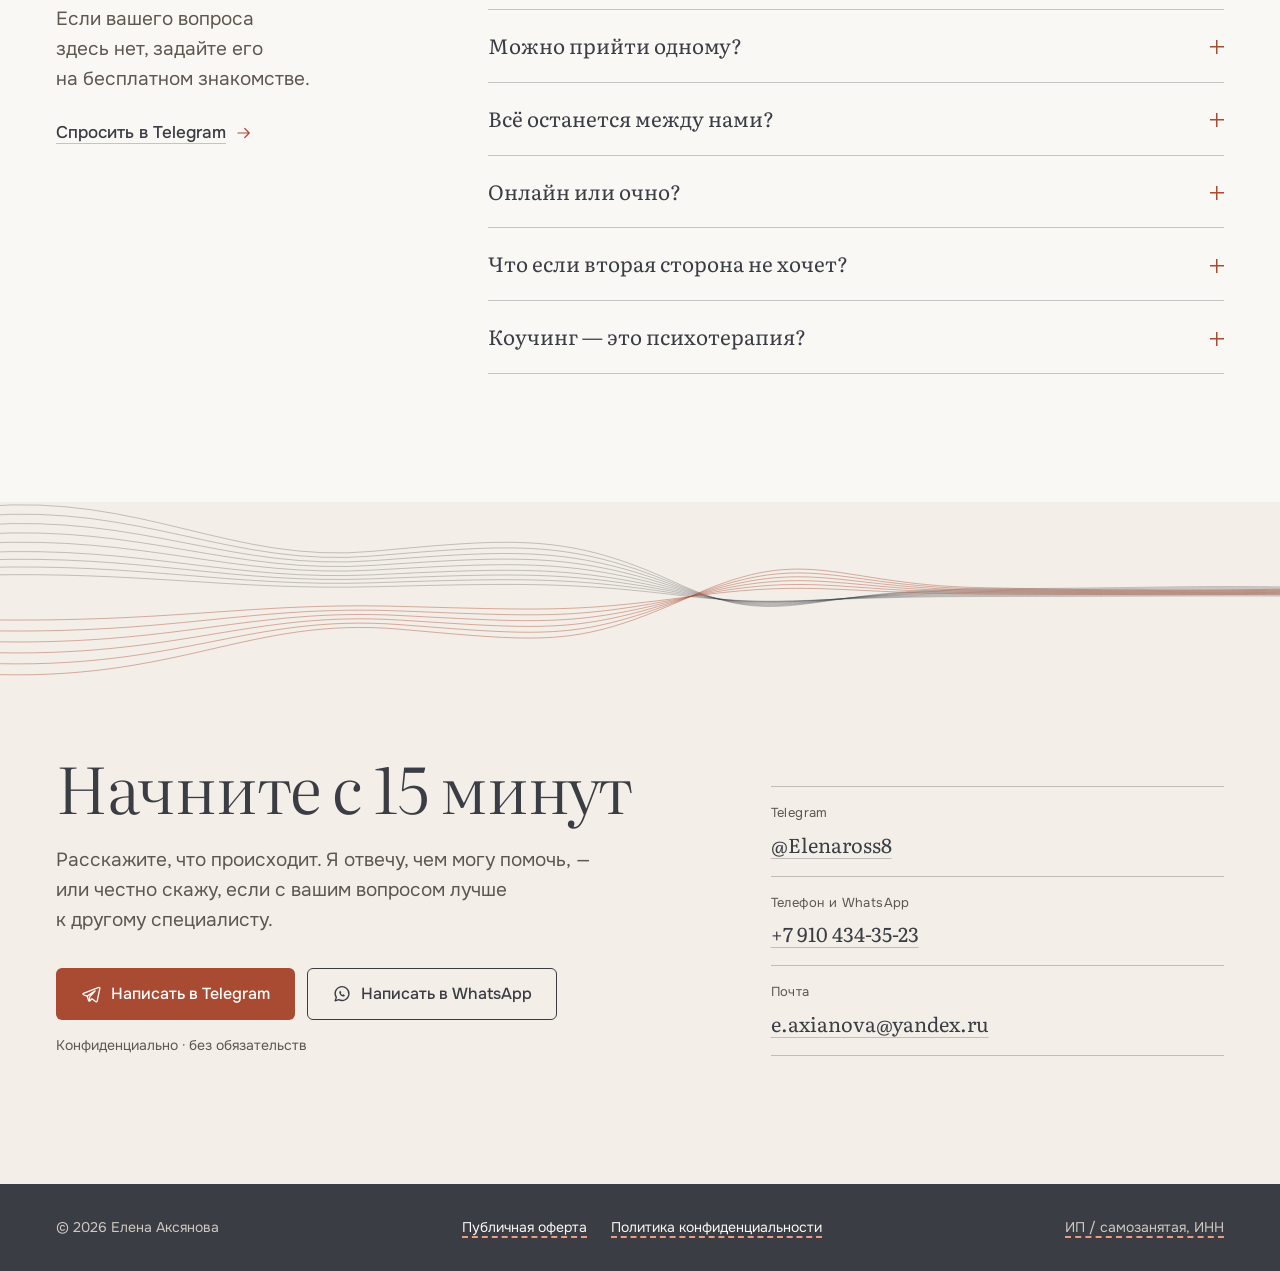
<file: v2.html>
<!doctype html>
<html lang="ru" class="no-js">
<head>
  <meta charset="utf-8">
  <meta name="viewport" content="width=device-width, initial-scale=1, viewport-fit=cover">
  <title>Елена Аксянова — медиатор, коуч и наставник. Вариант 2</title>
  <meta name="description" content="Медиация и коучинг: помогаю договориться — с собой и с другими. Семья, бизнес-партнёры, команды. Москва и онлайн. Бесплатная встреча-знакомство 15 минут в Telegram или WhatsApp.">

  <!-- ЧЕРНОВИК: перед публикацией убрать noindex -->
  <meta name="robots" content="noindex, nofollow">
  <meta name="theme-color" content="#FAF8F5">

  <meta property="og:type" content="website">
  <meta property="og:locale" content="ru_RU">
  <meta property="og:site_name" content="Елена Аксянова">
  <meta property="og:title" content="Елена Аксянова — медиатор, коуч и наставник">
  <meta property="og:description" content="Помогаю договориться — с собой и с другими. Москва и онлайн. Бесплатная встреча-знакомство 15 минут.">
  <!-- TODO: когда появится домен — абсолютный адрес в og:image, добавить og:url, сделать картинку 1200×630 -->
  <meta property="og:image" content="img/elena-portrait.jpg">
  <meta property="og:image:width" content="424">
  <meta property="og:image:height" content="536">
  <meta property="og:image:alt" content="Елена Аксянова за рабочим столом">
  <meta name="twitter:card" content="summary">

  <link rel="icon" href="data:image/svg+xml,%3Csvg xmlns='http://www.w3.org/2000/svg' viewBox='0 0 32 32'%3E%3Crect width='32' height='32' rx='7' fill='%23FAF8F5'/%3E%3Cpath d='M4 8c9 0 12 8 24 8M4 24c9 0 12-8 24-8' fill='none' stroke='%23A94A32' stroke-width='2.2' stroke-linecap='round'/%3E%3C/svg%3E">

  <link rel="preconnect" href="https://fonts.googleapis.com">
  <link rel="preconnect" href="https://fonts.gstatic.com" crossorigin>
  <link rel="stylesheet" href="https://fonts.googleapis.com/css2?family=Literata:ital,opsz,wght@0,7..72,300..600;1,7..72,300..500&family=Onest:wght@300..600&display=swap">
  <link rel="stylesheet" href="css/style.css">

  <script>document.documentElement.classList.replace('no-js', 'js');</script>
  <script src="js/main.js" defer></script>
</head>
<body>

<!-- Графика: «волны» (два потока линий сходятся в одну ленту) и иконки -->
<svg class="svg-defs" width="0" height="0" aria-hidden="true" focusable="false">
  <defs>
    <path id="stream-a" vector-effect="non-scaling-stroke" d="M-20 20 C160 -10 260 150 420 120 S640 80 760 190 S900 206 1100 204 S1340 196 1460 200"/>
    <path id="stream-b" vector-effect="non-scaling-stroke" d="M-20 390 C200 410 280 260 450 290 S650 330 780 214 S940 190 1100 197 S1340 204 1460 200"/>
    <g id="waves" fill="none" stroke-width="1">
      <g style="stroke: var(--wave-a, #3A3D44); stroke-opacity: var(--wave-a-opacity, .32)">
        <use href="#stream-a" transform="matrix(1 0 0 1 0 -10)"/>
        <use href="#stream-a" transform="matrix(1 0 0 .9 0 12.5)"/>
        <use href="#stream-a" transform="matrix(1 0 0 .8 0 35)"/>
        <use href="#stream-a" transform="matrix(1 0 0 .7 0 57.5)"/>
        <use href="#stream-a" transform="matrix(1 0 0 .6 0 80)"/>
        <use href="#stream-a" transform="matrix(1 0 0 .5 0 102.5)"/>
        <use href="#stream-a" transform="matrix(1 0 0 .42 0 121)"/>
        <use href="#stream-a" transform="matrix(1 0 0 .34 0 139.5)"/>
        <use href="#stream-a" transform="matrix(1 0 0 .26 0 158)"/>
      </g>
      <g style="stroke: var(--wave-b, #A94A32); stroke-opacity: var(--wave-b-opacity, .45)">
        <use href="#stream-b" transform="matrix(1 0 0 1 0 -6)"/>
        <use href="#stream-b" transform="matrix(1 0 0 .86 0 24.4)"/>
        <use href="#stream-b" transform="matrix(1 0 0 .72 0 54.8)"/>
        <use href="#stream-b" transform="matrix(1 0 0 .58 0 85.2)"/>
        <use href="#stream-b" transform="matrix(1 0 0 .44 0 115.6)"/>
        <use href="#stream-b" transform="matrix(1 0 0 .3 0 146)"/>
      </g>
    </g>

    <symbol id="icon-tg" viewBox="0 0 24 24">
      <path fill="none" stroke="currentColor" stroke-width="1.6" stroke-linejoin="round" stroke-linecap="round" d="M21.4 4.1 2.9 11.2c-.8.3-.8 1.4 0 1.7l4.5 1.6 1.7 5.3c.2.7 1.1.9 1.6.4l2.5-2.4 4.6 3.4c.6.4 1.4.1 1.6-.6L22.6 5.2c.2-.8-.5-1.4-1.2-1.1Z"/>
      <path fill="none" stroke="currentColor" stroke-width="1.6" stroke-linejoin="round" stroke-linecap="round" d="m7.4 14.5 9.6-6.2-6.6 7.2-.4 3.6"/>
    </symbol>
    <symbol id="icon-wa" viewBox="0 0 24 24">
      <path fill="none" stroke="currentColor" stroke-width="1.6" stroke-linejoin="round" d="M5.2 16.2A8.3 8.3 0 1 1 8.1 18.8L3.8 20.2Z"/>
      <path fill="currentColor" d="M9.2 8.6c.2-.4.6-.5.9-.3l1 1.3c.2.3.1.7-.1.9l-.5.5c.4.9 1.2 1.7 2.1 2.1l.5-.5c.2-.2.6-.3.9-.1l1.3 1c.3.2.3.7-.1.9-.6.5-1.4.8-2.2.6-2-.6-3.6-2.2-4.2-4.2-.1-.8.1-1.6.4-2.2Z"/>
    </symbol>
    <symbol id="icon-arrow" viewBox="0 0 24 24">
      <path fill="none" stroke="currentColor" stroke-width="1.6" stroke-linecap="round" stroke-linejoin="round" d="M4 12h15M13 6l6 6-6 6"/>
    </symbol>
    <symbol id="icon-close" viewBox="0 0 24 24">
      <path fill="none" stroke="currentColor" stroke-width="1.6" stroke-linecap="round" d="M6 6l12 12M18 6 6 18"/>
    </symbol>
  </defs>
</svg>

<a class="skip-link" href="#main">Перейти к содержанию</a>

<div class="draft-bar" role="note">
  <div class="container draft-bar__inner">
    <p class="draft-bar__text"><b>Черновик.</b> Пунктиром подчёркнуто <span class="todo">то, что нужно уточнить у&nbsp;Елены</span>.
      <button type="button" class="draft-bar__toggle" data-marks-toggle>Скрыть пометки</button>
      <span class="variant-switch">Вариант: <a href="index.html">1</a> · <b>2&nbsp;— тексты из&nbsp;презентации</b></span>
    </p>
  </div>
</div>

<header class="site-header">
  <div class="container site-header__inner">
    <a class="brand" href="#top">Елена Аксянова</a>

    <button class="nav-toggle" type="button" aria-expanded="false" aria-controls="site-nav">
      <span class="nav-toggle__icon" aria-hidden="true"></span>
      <span class="nav-toggle__label">Меню</span>
    </button>

    <nav class="site-nav" id="site-nav" aria-label="Разделы страницы">
      <ul>
        <li><a href="#napravleniya">Направления</a></li>
        <li><a href="#obo-mne">Обо мне</a></li>
        <li><a href="#kak">Как проходит</a></li>
        <li><a href="#ceny">Стоимость</a></li>
        <li><a href="#voprosy">Вопросы</a></li>
        <li><a href="#kontakty">Контакты</a></li>
      </ul>
    </nav>

    <a class="btn btn--primary btn--sm site-header__cta" href="https://t.me/Elenaross8" target="_blank" rel="noopener">Записаться<span class="sr-only"> на бесплатную встречу в Telegram</span></a>
  </div>
</header>

<main id="main" tabindex="-1">

  <!-- 1. Первый экран -->
  <section class="hero" id="top" aria-labelledby="hero-title">
    <div class="container hero__grid">
      <div class="hero__text">
        <p class="hero__eyebrow"><span class="hero__name">Елена Аксянова</span> · медиатор, коуч и&nbsp;наставник · Москва и&nbsp;онлайн</p>
        <h1 class="hero__title" id="hero-title">Помогаю договориться&nbsp;— <span class="hero__title-line"><em>с&nbsp;собой</em> и&nbsp;<em>с&nbsp;другими</em></span></h1>
        <p class="hero__lead">Медиация&nbsp;— шире чем конфликт. Профессиональный инструмент диалога.</p>
        <p class="hero__values">Доверие · Договорённости · Понимание · Диалог</p>
        <div class="hero__actions">
          <a class="btn btn--primary" href="https://t.me/Elenaross8" target="_blank" rel="noopener">
            <svg class="icon" aria-hidden="true" focusable="false"><use href="#icon-tg"/></svg>
            Бесплатная встреча 15&nbsp;минут<span class="sr-only"> — написать в&nbsp;Telegram</span>
          </a>
          <a class="btn btn--ghost" href="https://wa.me/79104343523" target="_blank" rel="noopener">
            <svg class="icon" aria-hidden="true" focusable="false"><use href="#icon-wa"/></svg>
            Написать в&nbsp;WhatsApp
          </a>
        </div>
        <p class="hero__note">Конфиденциально · без обязательств</p>
      </div>

      <figure class="hero__portrait">
        <div class="portrait-frame">
          <img src="img/elena-portrait.jpg" width="424" height="536" alt="Елена Аксянова за рабочим столом в кабинете, за спиной книжные полки" fetchpriority="high">
        </div>
        <figcaption class="draft-note draft-note--on-photo"><span class="badge-todo">заглушка</span> фото из&nbsp;презентации, нужен оригинал</figcaption>
      </figure>
    </div>

    <svg class="waves waves--hero" viewBox="0 0 1440 400" preserveAspectRatio="none" aria-hidden="true" focusable="false"><use href="#waves"/></svg>
  </section>


  <!-- 2. Что такое медиация (слайд 2) и коучинг (текст Елены) -->
  <section class="section section--sand define" id="chto-eto" aria-labelledby="define-title">
    <div class="container">
      <header class="section-head">
        <h2 class="section-title" id="define-title">Что такое медиация?</h2>
      </header>
      <div class="define__grid">
        <article class="define__item">
          <h3 class="define__name">На профессиональном языке</h3>
          <p class="define__pro">Медиация&nbsp;— это структурированный процесс организации диалога между двумя и&nbsp;более сторонами при участии нейтрального третьего лица&nbsp;— медиатора. Применяется не&nbsp;только при конфликтах, но&nbsp;и&nbsp;в&nbsp;любой ситуации, где важно выстроить взаимопонимание, доверие и&nbsp;устойчивые договорённости.</p>
        </article>
        <article class="define__item">
          <h3 class="define__name">На простом языке</h3>
          <p class="define__simple">Медиация&nbsp;— это не&nbsp;только про конфликт. Это про любую ситуацию, где людям нужно договориться&nbsp;— и&nbsp;они хотят сделать это хорошо.</p>
          <p class="define__simple">Иногда нет ссоры. Есть просто два человека, которые смотрят на&nbsp;одно и&nbsp;то&nbsp;же&nbsp;по-разному. Медиатор создаёт пространство, где туман непонимания рассеивается. Где люди наконец слышат друг друга. И&nbsp;находят путь&nbsp;— вместе.</p>
        </article>
      </div>
      <div class="define__coach">
        <h3 class="define__name">Что такое коучинг?</h3>
        <p class="define__simple">Коучинг (от&nbsp;англ. coaching&nbsp;— тренерство, наставничество)&nbsp;— это профессиональное партнёрство между коучем и&nbsp;клиентом, направленное на&nbsp;раскрытие потенциала человека для достижения максимальных результатов в&nbsp;жизни и&nbsp;профессии.</p>
      </div>
    </div>
  </section>

  <!-- 3. С чем ко мне приходят: «с собой» — кнопки Елены, «с другими» — слайд 7 -->
  <section class="section directions" id="napravleniya" aria-labelledby="dir-title">
    <div class="container">
      <header class="section-head">
        <h2 class="section-title" id="dir-title">С&nbsp;чем ко&nbsp;мне приходят</h2>
      </header>

      <div class="directions__pair">
        <article class="direction" aria-labelledby="dir-coaching">
          <svg class="direction__glyph" viewBox="0 0 64 32" aria-hidden="true" focusable="false">
            <path class="glyph-a" d="M2 16C14 16 18 6 32 6S50 16 62 16"/>
            <path class="glyph-b" d="M2 16C14 16 18 26 32 26S50 16 62 16"/>
          </svg>
          <h3 class="direction__title" id="dir-coaching">Договориться с&nbsp;собой <span class="direction__kind">— коучинг и&nbsp;наставничество</span></h3>
          <p class="direction__intro">Это ко&nbsp;мне, если нужно принять решение, а&nbsp;оно не&nbsp;складывается.</p>
          <p class="direction__hint">А&nbsp;ещё&nbsp;— кнопки ниже. Узнали себя? Жмите&nbsp;↓</p>
          <a class="link-arrow" href="https://t.me/Elenaross8" target="_blank" rel="noopener">Обсудить на&nbsp;бесплатной встрече<span class="sr-only"> (коучинг, Telegram)</span>
            <svg class="icon" aria-hidden="true" focusable="false"><use href="#icon-arrow"/></svg>
          </a>
        </article>

        <article class="direction" aria-labelledby="dir-mediation">
          <svg class="direction__glyph" viewBox="0 0 64 32" aria-hidden="true" focusable="false">
            <path class="glyph-a" d="M2 5C22 5 30 16 62 16"/>
            <path class="glyph-b" d="M2 27C22 27 30 16 62 16"/>
          </svg>
          <h3 class="direction__title" id="dir-mediation">Договориться с&nbsp;другими <span class="direction__kind">— медиация</span></h3>
          <p class="direction__intro">Когда приходят к&nbsp;медиатору:</p>
          <ul class="dash-list">
            <li><b>Есть конфликт.</b> Спор зашёл в&nbsp;тупик. Переговоры не&nbsp;работают. Нужен нейтральный посредник.</li>
            <li><b>Есть непонимание.</b> Говорим&nbsp;— но&nbsp;не&nbsp;слышим друг друга. Накапливается усталость и&nbsp;дистанция.</li>
            <li><b>Хотим договориться хорошо.</b> Предстоит важное решение. Нужны крепкие договорённости, которые выдержат испытание временем.</li>
            <li><b>Есть изменения.</b> Что-то&nbsp;меняется&nbsp;— и&nbsp;нужно пройти это вместе. Важно сохранить доверие в&nbsp;процессе.</li>
          </ul>
          <a class="link-arrow" href="https://t.me/Elenaross8" target="_blank" rel="noopener">Обсудить на&nbsp;бесплатной встрече<span class="sr-only"> (медиация, Telegram)</span>
            <svg class="icon" aria-hidden="true" focusable="false"><use href="#icon-arrow"/></svg>
          </a>
        </article>
      </div>
      <div class="fun">
        <div class="fun__head">
          <h3 class="fun__title">Договориться с&nbsp;собой&nbsp;— <em>по-честному</em></h3>
          <p class="fun__lead">Узнали себя? Нажмите&nbsp;— и&nbsp;сообщение сразу уйдёт мне в&nbsp;WhatsApp.</p>
        </div>
        <ul class="fun__chips">
            <li><a class="chip" href="https://wa.me/79104343523?text=%D0%97%D0%B4%D1%80%D0%B0%D0%B2%D1%81%D1%82%D0%B2%D1%83%D0%B9%D1%82%D0%B5%2C%20%D0%95%D0%BB%D0%B5%D0%BD%D0%B0%21%20%D0%9F%D0%B8%D1%88%D1%83%20%D1%81%20%D1%81%D0%B0%D0%B9%D1%82%D0%B0%3A%20%D0%BC%D0%BD%D0%B5%20%D0%BD%D1%83%D0%B6%D0%B5%D0%BD%20%D0%B2%D0%BE%D0%BB%D1%88%D0%B5%D0%B1%D0%BD%D1%8B%D0%B9%20%D0%BF%D0%B8%D0%BD%D0%BE%D0%BA%20%D0%B4%D0%BB%D1%8F%20%D1%83%D1%81%D0%BA%D0%BE%D1%80%D0%B5%D0%BD%D0%B8%D1%8F" target="_blank" rel="noopener"><span class="chip__emoji" aria-hidden="true">🚀</span><span class="chip__title">Волшебный пинок для ускорения</span><span class="chip__sub">застрял, застряла</span></a></li>
            <li><a class="chip" href="https://wa.me/79104343523?text=%D0%97%D0%B4%D1%80%D0%B0%D0%B2%D1%81%D1%82%D0%B2%D1%83%D0%B9%D1%82%D0%B5%2C%20%D0%95%D0%BB%D0%B5%D0%BD%D0%B0%21%20%D0%9F%D0%B8%D1%88%D1%83%20%D1%81%20%D1%81%D0%B0%D0%B9%D1%82%D0%B0%3A%20%D1%85%D0%BE%D1%87%D1%83%20%D0%B7%D0%B0%D1%80%D1%8F%D0%B4%20%D0%B8%20%D0%B2%D0%B4%D0%BE%D1%85%D0%BD%D0%BE%D0%B2%D0%B5%D0%BD%D0%B8%D0%B5" target="_blank" rel="noopener"><span class="chip__emoji" aria-hidden="true">⚡</span><span class="chip__title">Хочу заряд и вдохновение</span><span class="chip__sub">нужны поддержка, уверенность, лёгкость</span></a></li>
            <li><a class="chip" href="https://wa.me/79104343523?text=%D0%97%D0%B4%D1%80%D0%B0%D0%B2%D1%81%D1%82%D0%B2%D1%83%D0%B9%D1%82%D0%B5%2C%20%D0%95%D0%BB%D0%B5%D0%BD%D0%B0%21%20%D0%9F%D0%B8%D1%88%D1%83%20%D1%81%20%D1%81%D0%B0%D0%B9%D1%82%D0%B0%3A%20%D1%85%D0%BE%D0%B6%D1%83%20%D0%BF%D0%BE%20%D0%BA%D1%80%D1%83%D0%B3%D1%83%2C%20%D1%80%D0%B5%D0%B7%D1%83%D0%BB%D1%8C%D1%82%D0%B0%D1%82%20%D0%BD%D0%BE%D0%BB%D1%8C" target="_blank" rel="noopener"><span class="chip__emoji" aria-hidden="true">🌀</span><span class="chip__title">Хожу по кругу, результат ноль</span><span class="chip__sub">повторяются одни и те же сценарии</span></a></li>
            <li><a class="chip" href="https://wa.me/79104343523?text=%D0%97%D0%B4%D1%80%D0%B0%D0%B2%D1%81%D1%82%D0%B2%D1%83%D0%B9%D1%82%D0%B5%2C%20%D0%95%D0%BB%D0%B5%D0%BD%D0%B0%21%20%D0%9F%D0%B8%D1%88%D1%83%20%D1%81%20%D1%81%D0%B0%D0%B9%D1%82%D0%B0%3A%20%D1%83%20%D0%BC%D0%B5%D0%BD%D1%8F%20%D0%B5%D1%81%D1%82%D1%8C%20%D1%86%D0%B5%D0%BB%D1%8C%2C%20%D0%BF%D1%80%D0%BE%D0%B5%D0%BA%D1%82%2C%20%D0%B8%D0%B4%D0%B5%D1%8F%20%E2%80%94%20%D1%85%D0%BE%D1%87%D1%83%20%D1%80%D0%B0%D0%B7%D0%BE%D0%B1%D1%80%D0%B0%D1%82%D1%8C" target="_blank" rel="noopener"><span class="chip__emoji" aria-hidden="true">✨</span><span class="chip__title">Вау! У меня есть цель, проект, идея</span><span class="chip__sub">планы, мечты, риски, блоки, ресурсы</span></a></li>
            <li><a class="chip" href="https://wa.me/79104343523?text=%D0%97%D0%B4%D1%80%D0%B0%D0%B2%D1%81%D1%82%D0%B2%D1%83%D0%B9%D1%82%D0%B5%2C%20%D0%95%D0%BB%D0%B5%D0%BD%D0%B0%21%20%D0%9F%D0%B8%D1%88%D1%83%20%D1%81%20%D1%81%D0%B0%D0%B9%D1%82%D0%B0%3A%20%D1%85%D0%BE%D1%87%D1%83%20%D0%B6%D0%B5%D0%BD%D0%B8%D1%82%D1%8C%D1%81%D1%8F%20/%20%D0%B7%D0%B0%D0%BC%D1%83%D0%B6%20%E2%80%94%20%D0%BD%D1%83%D0%B6%D0%B5%D0%BD%20%D1%80%D0%B0%D0%B7%D0%B1%D0%BE%D1%80%20%C2%AB%D0%BF%D1%80%D0%B8%D0%B4%D0%B0%D0%BD%D0%BE%D0%B3%D0%BE%C2%BB" target="_blank" rel="noopener"><span class="chip__emoji" aria-hidden="true">💍</span><span class="chip__title">Хочу жениться или замуж</span><span class="chip__sub">разбор «приданого»</span></a></li>
            <li><a class="chip" href="https://wa.me/79104343523?text=%D0%97%D0%B4%D1%80%D0%B0%D0%B2%D1%81%D1%82%D0%B2%D1%83%D0%B9%D1%82%D0%B5%2C%20%D0%95%D0%BB%D0%B5%D0%BD%D0%B0%21%20%D0%9F%D0%B8%D1%88%D1%83%20%D1%81%20%D1%81%D0%B0%D0%B9%D1%82%D0%B0%3A%20%D1%85%D0%BE%D1%87%D1%83%20%D1%81%D0%BE%D1%85%D1%80%D0%B0%D0%BD%D0%B8%D1%82%D1%8C%20%D0%BE%D1%82%D0%BD%D0%BE%D1%88%D0%B5%D0%BD%D0%B8%D1%8F" target="_blank" rel="noopener"><span class="chip__emoji" aria-hidden="true">💞</span><span class="chip__title">Сохранить отношения</span><span class="chip__sub">для молодёжи и подростков</span></a></li>
            <li><a class="chip" href="https://wa.me/79104343523?text=%D0%97%D0%B4%D1%80%D0%B0%D0%B2%D1%81%D1%82%D0%B2%D1%83%D0%B9%D1%82%D0%B5%2C%20%D0%95%D0%BB%D0%B5%D0%BD%D0%B0%21%20%D0%9F%D0%B8%D1%88%D1%83%20%D1%81%20%D1%81%D0%B0%D0%B9%D1%82%D0%B0%3A%20%D0%B4%D0%B5%D0%BD%D1%8C%D0%B3%D0%B8%20%D0%B5%D1%81%D1%82%D1%8C%2C%20%D1%85%D0%BE%D1%87%D1%83%20%D0%B1%D0%BE%D0%BB%D1%8C%D1%88%D0%B5" target="_blank" rel="noopener"><span class="chip__emoji" aria-hidden="true">💰</span><span class="chip__title">Деньги есть, хочу больше</span><span class="chip__sub">поменять внутреннее состояние</span></a></li>
        </ul>
      </div>
    </div>
  </section>


  <!-- 4. Когда нужна медиация (слайд 3) -->
  <section class="section section--sand need" aria-labelledby="need-title">
    <div class="container">
      <header class="section-head">
        <h2 class="section-title" id="need-title">Когда нужна медиация</h2>
        <p class="section-lead">Медиация применима в&nbsp;трёх принципиально разных ситуациях&nbsp;— и&nbsp;это делает её&nbsp;универсальным инструментом.</p>
      </header>
      <ol class="need-list">
        <li class="need-item">
          <span class="need-item__num" aria-hidden="true">1</span>
          <h3 class="need-item__title">Конфликт</h3>
          <p>Есть напряжение, противоречие, спор. Люди застряли в&nbsp;позициях, разговор не&nbsp;получается. Нужен нейтральный посредник, чтобы выйти из&nbsp;тупика.</p>
        </li>
        <li class="need-item">
          <span class="need-item__num" aria-hidden="true">2</span>
          <h3 class="need-item__title">Непонимание</h3>
          <p>Конфликта нет&nbsp;— но&nbsp;и&nbsp;ясности нет. Каждый понимает ситуацию по-своему. Важные вещи не&nbsp;проговорены, накапливается усталость и&nbsp;разочарование.</p>
        </li>
        <li class="need-item">
          <span class="need-item__num" aria-hidden="true">3</span>
          <h3 class="need-item__title">Желание договориться хорошо</h3>
          <p>Нет ни&nbsp;конфликта, ни&nbsp;непонимания&nbsp;— но&nbsp;предстоит важный разговор. Стороны хотят выстроить крепкие, честные договорённости с&nbsp;уважением к&nbsp;обоим и&nbsp;на&nbsp;долгое время.</p>
        </li>
      </ol>
    </div>
  </section>

  <!-- 5. Медиация как инструмент доверия (слайд 4) -->
  <section class="section trust" aria-labelledby="trust-title">
    <div class="container">
      <header class="section-head">
        <h2 class="section-title" id="trust-title">Медиация как инструмент доверия</h2>
      </header>
      <div class="trust__grid">
        <div class="trust__col">
          <h3 class="trust__name">Доверие как основа</h3>
          <p>Любые договорённости держатся не&nbsp;на&nbsp;бумаге&nbsp;— а&nbsp;на&nbsp;доверии. Медиатор создаёт пространство, где доверие становится возможным: каждый чувствует, что его слышат, каждый знает, что его не&nbsp;осудят, каждый говорит то, что думает на&nbsp;самом деле. Из&nbsp;этой честности рождается настоящая договорённость.</p>
        </div>
        <div class="trust__col trust__col--plate">
          <h3 class="trust__name">Договорённость как результат</h3>
          <p>Договорённость в&nbsp;медиации&nbsp;— особая. Это не&nbsp;компромисс, где оба теряют. Это не&nbsp;победа одного над другим.</p>
          <p>Это решение, которое: создано обоими вместе, учитывает настоящие интересы, а&nbsp;не&nbsp;только заявленные позиции, и&nbsp;соблюдается&nbsp;— потому что принято добровольно и&nbsp;с&nbsp;пониманием.</p>
        </div>
      </div>
    </div>
  </section>

  <!-- 6. Медиация без конфликта (слайд 5) и три уровня (слайд 6) -->
  <section class="section section--sand wider" id="shire" aria-labelledby="wider-title">
    <div class="container">
      <header class="section-head">
        <h2 class="section-title" id="wider-title">Медиация без конфликта: три примера</h2>
        <p class="section-lead">Медиация эффективна задолго до&nbsp;того, как возникнет спор. Вот три ситуации, где она работает при полном отсутствии конфликта.</p>
      </header>
      <ul class="cases">
        <li class="case">
          <svg class="case__waves" viewBox="600 40 560 280" preserveAspectRatio="xMidYMid slice" aria-hidden="true" focusable="false"><use href="#waves"/></svg>
          <h3 class="case__title">Партнёры на&nbsp;старте</h3>
          <p>Два человека хотят открыть бизнес. Доверяют друг другу, конфликтов нет. Но&nbsp;у&nbsp;каждого&nbsp;— своё видение: один хочет быстрый рост, другой&nbsp;— стабильность. Медиатор помогает проговорить это. Результат: партнёрское соглашение, отражающее реальные договорённости, а&nbsp;не&nbsp;шаблон из&nbsp;интернета.</p>
        </li>
        <li class="case">
          <svg class="case__waves" viewBox="0 0 600 400" preserveAspectRatio="xMidYMid slice" aria-hidden="true" focusable="false"><use href="#waves"/></svg>
          <h3 class="case__title">Семья перед важным решением</h3>
          <p>Взрослые дети и&nbsp;пожилой родитель решают&nbsp;— продавать ли&nbsp;семейную квартиру. Никто не&nbsp;ссорится. Но&nbsp;каждый боится обидеть другого и&nbsp;молчит. Медиатор помогает каждому сказать важное. Оказывается: родитель хочет не&nbsp;деньги&nbsp;— а&nbsp;уверенность, что не&nbsp;будет один. Решение найдено за&nbsp;одну встречу.</p>
        </li>
        <li class="case">
          <svg class="case__waves" viewBox="820 80 620 240" preserveAspectRatio="xMidYMid slice" aria-hidden="true" focusable="false"><use href="#waves"/></svg>
          <h3 class="case__title">Команда при изменениях</h3>
          <p>Компания меняет структуру. Формально всё хорошо&nbsp;— реально напряжение и&nbsp;тревога. Конфликта нет, но&nbsp;и&nbsp;доверия нет. Фасилитированный диалог помогает руководству услышать то, о&nbsp;чём не&nbsp;решались говорить, а&nbsp;команде&nbsp;— понять логику решений. Сопротивление уходит, потому что приходит понимание.</p>
        </li>
      </ul>

      <div class="levels">
        <div>
          <h3 class="levels__title">Три уровня медиации</h3>
          <p class="levels__lead">Большинство инструментов урегулирования работают только на&nbsp;первом уровне. Медиация&nbsp;— на&nbsp;всех трёх одновременно.</p>
        </div>
        <ol class="levels__list">
          <li class="level">
            <span class="level__bar" aria-hidden="true"></span>
            <div class="level__text">
              <p class="level__name">Уровень ситуации</p>
              <p class="level__desc">Решить конкретный спор или вопрос. Найти договорённость по&nbsp;конкретной теме.</p>
              <p class="level__q">«Что мы&nbsp;решим?»</p>
            </div>
          </li>
          <li class="level">
            <span class="level__bar" aria-hidden="true"></span>
            <div class="level__text">
              <p class="level__name">Уровень отношений</p>
              <p class="level__desc">Восстановить или выстроить доверие. Создать качество диалога.</p>
              <p class="level__q">«Как мы&nbsp;будем общаться дальше?»</p>
            </div>
          </li>
          <li class="level">
            <span class="level__bar" aria-hidden="true"></span>
            <div class="level__text">
              <p class="level__name">Уровень понимания</p>
              <p class="level__desc">Увидеть картину мира другого человека. Понять, что стоит за&nbsp;его словами и&nbsp;действиями.</p>
              <p class="level__q">«Почему мы&nbsp;видим это по-разному?»</p>
            </div>
          </li>
        </ol>
      </div>
    </div>
  </section>

  <!-- 7. Медиация vs. другие инструменты (слайд 8) -->
  <section class="section compare" id="sravnenie" aria-labelledby="compare-title">
    <div class="container compare__grid">
      <header class="section-head">
        <h2 class="section-title" id="compare-title">Медиация vs.&nbsp;другие инструменты</h2>
        <p class="section-lead">Чем медиация отличается от&nbsp;других способов урегулирования разногласий?</p>
      </header>
      <div class="table-wrap">
        <table class="compare-table">
          <caption class="sr-only">Чем медиация отличается от&nbsp;суда и&nbsp;переговоров</caption>
          <thead>
            <tr><th scope="col">Критерий</th><th scope="col">Суд / арбитраж</th><th scope="col">Переговоры</th><th scope="col" class="is-mediation">Медиация</th></tr>
          </thead>
          <tbody>
            <tr><th scope="row">Кто принимает решение</th><td data-label="Суд / арбитраж">Третья сторона</td><td data-label="Переговоры">Сами стороны</td><td data-label="Медиация" class="is-mediation">Сами стороны</td></tr>
            <tr><th scope="row">Работа с&nbsp;отношениями</th><td data-label="Суд / арбитраж">Нет</td><td data-label="Переговоры">Частично</td><td data-label="Медиация" class="is-mediation">Да&nbsp;— целенаправленно</td></tr>
            <tr><th scope="row">Учёт интересов</th><td data-label="Суд / арбитраж">Позиции</td><td data-label="Переговоры">Позиции</td><td data-label="Медиация" class="is-mediation">Глубинные интересы</td></tr>
            <tr><th scope="row">Применимость без конфликта</th><td data-label="Суд / арбитраж">Нет</td><td data-label="Переговоры">Да</td><td data-label="Медиация" class="is-mediation">Да&nbsp;— особенно эффективна</td></tr>
            <tr><th scope="row">Уровни воздействия</th><td data-label="Суд / арбитраж">Только ситуация</td><td data-label="Переговоры">Ситуация</td><td data-label="Медиация" class="is-mediation">Ситуация + отношения + понимание</td></tr>
          </tbody>
        </table>
      </div>
    </div>
  </section>

  <!-- 8. Роль медиатора (слайд 9) -->
  <section class="section section--sand role" aria-labelledby="role-title">
    <div class="container role__grid">
      <header class="section-head">
        <p class="eyebrow">Роль медиатора</p>
        <h2 class="section-title" id="role-title">Медиатор&nbsp;— не&nbsp;судья и&nbsp;не&nbsp;советник</h2>
        <p class="section-lead">Медиатор не&nbsp;принимает решений, не&nbsp;оценивает правоту сторон и&nbsp;не&nbsp;даёт рекомендаций. Его задача&nbsp;— создать условия, в&nbsp;которых стороны сами приходят к&nbsp;решению.</p>
      </header>
      <ul class="role-list">
        <li>Обеспечивает безопасное пространство для диалога</li>
        <li>Помогает каждой стороне быть услышанной</li>
        <li>Выявляет интересы за&nbsp;позициями</li>
        <li>Направляет диалог к&nbsp;устойчивым договорённостям</li>
      </ul>
    </div>
  </section>

  <!-- 9. Цитата и цифры (слайд 10) -->
  <section class="section manifest" aria-label="Медиация — это культура диалога">
    <div class="container">
      <blockquote class="manifest__quote">
        <p class="manifest__lead">Медиация&nbsp;— это не&nbsp;скорая помощь при конфликте.<br>Это культура диалога.</p>
        <p class="manifest__more">Это выбор&nbsp;— говорить честно, слышать внимательно и&nbsp;приходить к&nbsp;решениям, которые уважают обоих.<br>Не&nbsp;потому что так положено&nbsp;— а&nbsp;потому что иначе не&nbsp;работает.</p>
      </blockquote>
      <ul class="manifest__nums">
        <li><span class="manifest__num">3</span><span class="manifest__label">Уровня воздействия</span><span class="manifest__text">Ситуация, отношения, понимание&nbsp;— медиация работает на&nbsp;каждом из&nbsp;них.</span></li>
        <li><span class="manifest__num">3</span><span class="manifest__label">Типа ситуаций</span><span class="manifest__text">Конфликт, непонимание и&nbsp;желание договориться хорошо&nbsp;— медиация применима в&nbsp;каждом.</span></li>
        <li><span class="manifest__num">1</span><span class="manifest__label">Главный принцип</span><span class="manifest__text">Люди сами принимают решение&nbsp;— медиатор лишь создаёт пространство для этого.</span></li>
      </ul>
    </div>
  </section>

  <!-- 3. Обо мне -->
  <section class="section section--sand about" id="obo-mne" aria-labelledby="about-title">
    <div class="container about__grid">
      <div class="about__text">
        <h2 class="section-title" id="about-title">Обо мне</h2>
        <div class="letter">
          <p class="letter__hello">Здравствуйте, я&nbsp;Елена.</p>
          <p>Моя работа&nbsp;— создать пространство, где каждого слышат и&nbsp;где решение рождается у&nbsp;вас, а&nbsp;не&nbsp;навязывается со&nbsp;стороны.</p>
          <p>Я&nbsp;медиатор, коуч и&nbsp;наставник, а&nbsp;ещё предприниматель с&nbsp;опытом больше 20&nbsp;лет&nbsp;— знаю изнутри, как устроены партнёрства и&nbsp;решения в&nbsp;бизнесе.</p>
        </div>
        <p class="draft-note"><span class="badge-todo">заглушка</span> Елена перепишет текст «Обо мне»</p>
        <ul class="values" aria-label="Ценности">
          <li>Доверие</li>
          <li>Договорённость</li>
          <li>Понимание</li>
          <li>Диалог</li>
        </ul>
      </div>

      <figure class="about__photo">
        <img src="img/elena-portrait.jpg" width="424" height="536" alt="Портрет Елены Аксяновой" loading="lazy">
        <figcaption class="draft-note"><span class="badge-todo">заглушка</span> здесь лучше второе фото</figcaption>
      </figure>
    </div>

    <div class="container">
      <ul class="facts">
        <li><span class="facts__num">20<span class="facts__plus">+</span></span><span class="facts__label">лет в&nbsp;предпринимательстве</span></li>
        <li><span class="facts__num">2</span><span class="facts__label">высших образования: экономическое и&nbsp;педагогическое</span></li>
        <li><span class="facts__num">15</span><span class="facts__label">минут&nbsp;— бесплатное знакомство</span></li>
      </ul>
    </div>
  </section>


  <!-- 5. Как проходит работа -->
  <section class="section process" id="kak" aria-labelledby="process-title">
    <div class="container">
      <header class="section-head">
        <h2 class="section-title" id="process-title">Как проходит работа</h2>
      </header>

      <ol class="steps">
        <li class="step step--free">
          <span class="step__num" aria-hidden="true">1</span>
          <h3 class="step__title">Знакомство</h3>
          <p class="step__meta">15&nbsp;минут, бесплатно</p>
          <p class="step__text">В&nbsp;Telegram, WhatsApp или по&nbsp;телефону. Вы&nbsp;рассказываете, что происходит, я&nbsp;— чем могу помочь.</p>
        </li>
        <li class="step">
          <span class="step__num" aria-hidden="true">2</span>
          <h3 class="step__title">Первая встреча</h3>
          <p class="step__meta">Очно в&nbsp;Москве или онлайн</p>
          <p class="step__text">Проясняем, что на&nbsp;самом деле важно.</p>
        </li>
        <li class="step">
          <span class="step__num" aria-hidden="true">3</span>
          <h3 class="step__title">Работа</h3>
          <p class="step__text">В&nbsp;медиации&nbsp;— встречи со&nbsp;всеми сторонами вместе и&nbsp;по&nbsp;отдельности. В&nbsp;коучинге&nbsp;— один на&nbsp;один или с&nbsp;командой.</p>
        </li>
        <li class="step">
          <span class="step__num" aria-hidden="true">4</span>
          <h3 class="step__title">Результат</h3>
          <p class="step__text">Договорённость, которую соблюдают, потому что приняли её&nbsp;добровольно. Или решение, в&nbsp;котором вы&nbsp;уверены.</p>
        </li>
      </ol>

      <p class="process__diary">Между встречами можно вести <a href="dnevnik.html">дневник состояния</a>: минута в&nbsp;день, записи остаются только у&nbsp;вас, а&nbsp;перед сессией&nbsp;— короткая сводка для меня.</p>

      <div class="process__cta">
        <a class="btn btn--primary" href="https://t.me/Elenaross8" target="_blank" rel="noopener">
          <svg class="icon" aria-hidden="true" focusable="false"><use href="#icon-tg"/></svg>
          Записаться на&nbsp;знакомство<span class="sr-only"> в&nbsp;Telegram</span>
        </a>
      </div>
    </div>
  </section>


  <!-- 7. Стоимость -->
  <section class="section section--sand prices" id="ceny" aria-labelledby="prices-title">
    <div class="container">
      <header class="section-head section-head--row">
        <h2 class="section-title" id="prices-title">Стоимость</h2>
        <p class="draft-note"><span class="badge-todo">заглушка</span> цены средние по&nbsp;Москве, Елена поправит</p>
      </header>

      <div class="price-intro">
        <div class="price-intro__text">
          <h3 class="price-intro__title">Знакомство</h3>
          <p class="price-intro__meta">15&nbsp;минут в&nbsp;Telegram, WhatsApp или по&nbsp;телефону</p>
        </div>
        <p class="price-intro__price">0&nbsp;₽</p>
        <a class="btn btn--primary" href="https://t.me/Elenaross8" target="_blank" rel="noopener">Записаться<span class="sr-only"> на&nbsp;бесплатное знакомство в&nbsp;Telegram</span></a>
      </div>

      <div class="price-groups">
        <section class="price-group" aria-labelledby="pg-coach">
          <h3 class="price-group__title" id="pg-coach">Коучинг</h3>
          <ul class="price-list">
            <li class="price">
              <div class="price__head">
                <p class="price__name">Сессия</p>
                <span class="price__leader" aria-hidden="true"></span>
                <p class="price__value"><span class="todo">6&nbsp;000&nbsp;₽</span></p>
              </div>
              <p class="price__meta">60&nbsp;минут</p>
              <div class="price__actions">
                <a class="btn btn--ghost btn--sm" href="https://t.me/Elenaross8" target="_blank" rel="noopener">Записаться<span class="sr-only"> на&nbsp;сессию коучинга</span></a>
                <button type="button" class="btn btn--quiet btn--sm" data-pay="Коучинг · сессия 60&nbsp;минут">Оплатить<span class="sr-only"> сессию коучинга</span></button>
              </div>
            </li>
            <li class="price">
              <div class="price__head">
                <p class="price__name">Пакет из&nbsp;5&nbsp;сессий</p>
                <span class="price__leader" aria-hidden="true"></span>
                <p class="price__value"><span class="todo">27&nbsp;000&nbsp;₽</span></p>
              </div>
              <p class="price__meta"><span class="todo">экономия 3&nbsp;000&nbsp;₽</span></p>
              <div class="price__actions">
                <a class="btn btn--ghost btn--sm" href="https://t.me/Elenaross8" target="_blank" rel="noopener">Записаться<span class="sr-only"> на&nbsp;пакет из&nbsp;5&nbsp;сессий</span></a>
                <button type="button" class="btn btn--quiet btn--sm" data-pay="Коучинг · пакет из&nbsp;5&nbsp;сессий">Оплатить<span class="sr-only"> пакет из&nbsp;5&nbsp;сессий</span></button>
              </div>
            </li>
          </ul>
        </section>

        <section class="price-group" aria-labelledby="pg-mediation">
          <h3 class="price-group__title" id="pg-mediation">Медиация</h3>
          <ul class="price-list">
            <li class="price">
              <div class="price__head">
                <p class="price__name">Консультация</p>
                <span class="price__leader" aria-hidden="true"></span>
                <p class="price__value"><span class="todo">7&nbsp;000&nbsp;₽</span></p>
              </div>
              <p class="price__meta">60&nbsp;минут</p>
              <div class="price__actions">
                <a class="btn btn--ghost btn--sm" href="https://t.me/Elenaross8" target="_blank" rel="noopener">Записаться<span class="sr-only"> на&nbsp;консультацию по&nbsp;медиации</span></a>
                <button type="button" class="btn btn--quiet btn--sm" data-pay="Медиация · консультация 60&nbsp;минут">Оплатить<span class="sr-only"> консультацию по&nbsp;медиации</span></button>
              </div>
            </li>
            <li class="price">
              <div class="price__head">
                <p class="price__name">Сессия медиации</p>
                <span class="price__leader" aria-hidden="true"></span>
                <p class="price__value"><span class="todo">18&nbsp;000&nbsp;₽</span></p>
              </div>
              <p class="price__meta">до&nbsp;3&nbsp;часов</p>
              <div class="price__actions">
                <a class="btn btn--ghost btn--sm" href="https://t.me/Elenaross8" target="_blank" rel="noopener">Записаться<span class="sr-only"> на&nbsp;сессию медиации</span></a>
                <button type="button" class="btn btn--quiet btn--sm" data-pay="Медиация · сессия до&nbsp;3&nbsp;часов">Оплатить<span class="sr-only"> сессию медиации</span></button>
              </div>
            </li>
            <li class="price">
              <div class="price__head">
                <p class="price__name">Для бизнеса</p>
                <span class="price__leader" aria-hidden="true"></span>
                <p class="price__value"><span class="todo">от&nbsp;30&nbsp;000&nbsp;₽</span></p>
              </div>
              <p class="price__meta">бизнес-партнёры, команды</p>
              <div class="price__actions">
                <a class="btn btn--ghost btn--sm" href="https://t.me/Elenaross8" target="_blank" rel="noopener">Записаться<span class="sr-only"> на&nbsp;медиацию для бизнеса</span></a>
                <button type="button" class="btn btn--quiet btn--sm" data-pay="Медиация для бизнеса">Оплатить<span class="sr-only"> медиацию для бизнеса</span></button>
              </div>
            </li>
          </ul>
        </section>
      </div>

      <p class="prices__note"><span class="todo">Очно в&nbsp;Москве или онлайн&nbsp;— по&nbsp;одной цене.</span></p>
    </div>
  </section>

  <!-- 8. Отзывы -->
  <section class="section reviews" id="otzyvy" aria-labelledby="reviews-title">
    <div class="container">
      <header class="section-head section-head--row">
        <h2 class="section-title" id="reviews-title">Отзывы</h2>
        <p class="draft-note"><span class="badge-todo">заглушка</span> образцы; Елена соберёт 3&nbsp;настоящих, подпись без фамилий и&nbsp;фото: «Марина, Москва»</p>
      </header>

      <ul class="reviews__list">
        <li>
          <figure class="review">
            <span class="badge-todo review__badge">образец</span>
            <blockquote class="review__quote">
              <p>«Мы&nbsp;с&nbsp;сестрой полгода не&nbsp;могли обсудить, что делать с&nbsp;маминой дачей. За&nbsp;две встречи договорились&nbsp;— и&nbsp;впервые за&nbsp;долгое время поговорили по-человечески».</p>
            </blockquote>
            <figcaption class="review__author">Марина, Москва</figcaption>
          </figure>
        </li>
        <li>
          <figure class="review">
            <span class="badge-todo review__badge">образец</span>
            <blockquote class="review__quote">
              <p>«Пришли с&nbsp;партнёром „на&nbsp;всякий случай“, конфликта не&nbsp;было. Оказалось, мы&nbsp;по-разному понимали, кто за&nbsp;что отвечает. Теперь это записано, и&nbsp;спорить не&nbsp;о&nbsp;чем».</p>
            </blockquote>
            <figcaption class="review__author">Андрей, предприниматель</figcaption>
          </figure>
        </li>
        <li>
          <figure class="review">
            <span class="badge-todo review__badge">образец</span>
            <blockquote class="review__quote">
              <p>«Полгода откладывала решение о&nbsp;смене работы. После трёх сессий поняла, чего боялась на&nbsp;самом деле,&nbsp;— и&nbsp;решилась».</p>
            </blockquote>
            <figcaption class="review__author">Ольга, онлайн</figcaption>
          </figure>
        </li>
      </ul>
    </div>
  </section>

  <!-- 9. Подарок -->
  <section class="section gift" id="podarok" aria-labelledby="gift-title">
    <div class="container gift__grid">
      <div class="gift__text">
        <p class="eyebrow">Подарок</p>
        <h2 class="section-title" id="gift-title">Карта разговора: три уровня договорённости</h2>
        <p class="gift__lead">Один лист, который помогает подготовиться к&nbsp;важному разговору&nbsp;— с&nbsp;другим человеком или с&nbsp;собой.</p>
        <p>Забирайте в&nbsp;Telegram-канале: файл в&nbsp;закреплённом сообщении.</p>
        <div class="gift__actions">
          <a class="btn btn--primary" href="#" data-todo-link>
            <svg class="icon" aria-hidden="true" focusable="false"><use href="#icon-tg"/></svg>
            Забрать карту
          </a>
          <span class="draft-note"><span class="badge-todo">заглушка</span> ссылка на&nbsp;канал</span>
        </div>
        <p class="gift__test">А&nbsp;ещё&nbsp;— <a href="test.html">тест «Как вы реагируете на&nbsp;конфликт?»</a>: 7&nbsp;вопросов, 2&nbsp;минуты и&nbsp;три приёма для вашего типа.</p>
      </div>

      <div class="gift__visual">
        <div class="sheet-stack">
          <div class="sheet sheet--under" aria-hidden="true"></div>
          <div class="sheet">
            <img src="img/karta-preview.png" width="424" height="600" alt="Превью «Карты разговора»: лист формата A4 с&nbsp;тремя уровнями договорённости" loading="lazy">
          </div>
        </div>
      </div>
    </div>
  </section>

  <!-- 10. Вопросы -->
  <section class="section faq" id="voprosy" aria-labelledby="faq-title">
    <div class="container faq__grid">
      <header class="section-head">
        <h2 class="section-title" id="faq-title">Вопросы</h2>
        <p class="section-lead">Если вашего вопроса здесь нет, задайте его на&nbsp;бесплатном знакомстве.</p>
        <a class="link-arrow" href="https://t.me/Elenaross8" target="_blank" rel="noopener">Спросить в&nbsp;Telegram
          <svg class="icon" aria-hidden="true" focusable="false"><use href="#icon-arrow"/></svg>
        </a>
      </header>

      <div class="faq__list">
        <details class="faq-item">
          <summary>Чем медиатор отличается от&nbsp;юриста и&nbsp;психолога?</summary>
          <div class="faq-item__body">
            <p>Юрист защищает интересы одной стороны, психолог работает с&nbsp;переживаниями. Медиатор нейтрален: помогает сторонам услышать друг друга и&nbsp;самим прийти к&nbsp;решению.</p>
          </div>
        </details>
        <details class="faq-item">
          <summary>Можно прийти одному?</summary>
          <div class="faq-item__body">
            <p>Да. Часто первая встреча проходит с&nbsp;одной стороной: разбираемся в&nbsp;ситуации и&nbsp;думаем, как пригласить второго. Коучинг&nbsp;— всегда индивидуально.</p>
          </div>
        </details>
        <details class="faq-item">
          <summary>Всё останется между нами?</summary>
          <div class="faq-item__body">
            <p>Да. Конфиденциальность&nbsp;— один из&nbsp;принципов медиации, он&nbsp;закреплён в&nbsp;законе о&nbsp;медиации. В&nbsp;коучинге действует то&nbsp;же правило.</p>
          </div>
        </details>
        <details class="faq-item">
          <summary>Онлайн или очно?</summary>
          <div class="faq-item__body">
            <p>Как вам удобнее: очно в&nbsp;Москве или онлайн по&nbsp;видеосвязи.</p>
            <p>Где проходят очные встречи: <span class="todo">адрес или район уточнить у&nbsp;Елены</span>.</p>
          </div>
        </details>
        <details class="faq-item">
          <summary>Что если вторая сторона не&nbsp;хочет?</summary>
          <div class="faq-item__body">
            <p>Медиация добровольна. На&nbsp;знакомстве обсудим, как предложить её&nbsp;бережно&nbsp;— и&nbsp;с&nbsp;чем можно поработать уже сейчас, одному.</p>
          </div>
        </details>
        <details class="faq-item">
          <summary>Коучинг&nbsp;— это психотерапия?</summary>
          <div class="faq-item__body">
            <p>Нет. Коучинг&nbsp;— про цели и&nbsp;решения здесь и&nbsp;сейчас. Если вашему запросу нужен психолог, я&nbsp;честно скажу об&nbsp;этом.</p>
          </div>
        </details>
      </div>
    </div>
  </section>

  <!-- 11. Финал -->
  <section class="section final" id="kontakty" aria-labelledby="final-title">
    <svg class="waves waves--final" viewBox="0 0 1440 400" preserveAspectRatio="none" aria-hidden="true" focusable="false"><use href="#waves"/></svg>

    <div class="container final__grid">
      <div class="final__main">
        <h2 class="final__title" id="final-title">Начните с&nbsp;15&nbsp;минут</h2>
        <p class="final__text">Расскажите, что происходит. Я&nbsp;отвечу, чем могу помочь,&nbsp;— или честно скажу, если с&nbsp;вашим вопросом лучше к&nbsp;другому специалисту.</p>
        <div class="final__actions">
          <a class="btn btn--primary" href="https://t.me/Elenaross8" target="_blank" rel="noopener">
            <svg class="icon" aria-hidden="true" focusable="false"><use href="#icon-tg"/></svg>
            Написать в&nbsp;Telegram
          </a>
          <a class="btn btn--ghost" href="https://wa.me/79104343523" target="_blank" rel="noopener">
            <svg class="icon" aria-hidden="true" focusable="false"><use href="#icon-wa"/></svg>
            Написать в&nbsp;WhatsApp
          </a>
        </div>
        <p class="hero__note">Конфиденциально · без обязательств</p>
      </div>

      <address class="contacts">
        <dl>
          <div>
            <dt>Telegram</dt>
            <dd><a href="https://t.me/Elenaross8" target="_blank" rel="noopener">@Elenaross8</a></dd>
          </div>
          <div>
            <dt>Телефон и&nbsp;WhatsApp</dt>
            <dd><a href="tel:+79104343523">+7&nbsp;910&nbsp;434-35-23</a></dd>
          </div>
          <div>
            <dt>Почта</dt>
            <dd><a href="mailto:e.axianova@yandex.ru">e.axianova@yandex.ru</a></dd>
          </div>
        </dl>
      </address>
    </div>
  </section>

</main>

<footer class="site-footer">
  <div class="container site-footer__inner">
    <p>© 2026 Елена Аксянова</p>
    <ul class="site-footer__links">
      <li><a class="link-todo" href="#" data-todo-link><span class="todo">Публичная оферта</span></a></li>
      <li><a class="link-todo" href="#" data-todo-link><span class="todo">Политика конфиденциальности</span></a></li>
    </ul>
    <p><span class="todo">ИП / самозанятая, ИНН</span></p>
  </div>
</footer>

<!-- Телефон: закреплённая кнопка записи -->
<div class="mobile-cta">
  <a class="btn btn--primary btn--block" href="https://t.me/Elenaross8" target="_blank" rel="noopener">
    <svg class="icon" aria-hidden="true" focusable="false"><use href="#icon-tg"/></svg>
    Бесплатная встреча 15&nbsp;минут<span class="sr-only"> — написать в&nbsp;Telegram</span>
  </a>
</div>

<!-- Оплата: заглушка до подключения ЮKassa -->
<dialog class="pay-dialog" id="pay-dialog" aria-labelledby="pay-dialog-title" aria-describedby="pay-dialog-text">
  <div class="pay-dialog__inner">
    <button type="button" class="pay-dialog__x" data-dialog-close aria-label="Закрыть окно">
      <svg class="icon" aria-hidden="true" focusable="false"><use href="#icon-close"/></svg>
    </button>
    <p class="pay-dialog__service" data-pay-service></p>
    <h2 class="pay-dialog__title" id="pay-dialog-title">Онлайн-оплата скоро заработает</h2>
    <p class="pay-dialog__text" id="pay-dialog-text">Пока напишите в&nbsp;Telegram&nbsp;— пришлю ссылку на&nbsp;оплату.</p>
    <div class="pay-dialog__actions">
      <a class="btn btn--primary" href="https://t.me/Elenaross8" target="_blank" rel="noopener">
        <svg class="icon" aria-hidden="true" focusable="false"><use href="#icon-tg"/></svg>
        Написать в&nbsp;Telegram
      </a>
      <button type="button" class="btn btn--quiet" data-dialog-close>Закрыть</button>
    </div>
    <p class="draft-note"><span class="badge-todo">заглушка</span> здесь будет оплата через ЮKassa</p>
  </div>
</dialog>

</body>
</html>
</file>
<file: css/style.css>
/* ==========================================================================
   Елена Аксянова — сайт-визитка (черновик)
   Стиль: её презентация, согретая. Тёплая бумага, графит, терракота.
   Заголовки — Literata (тёплая книжная антиква), текст — Onest (спокойный гротеск).
   Сначала телефон (от 360 px), дальше: 480 / 720 / 760 / 860 / 900 / 960 / 1024.

   Контраст (WCAG AA, проверено расчётом):
   графит #3A3D44 на бумаге #FAF8F5 — 10.3:1
   вторичный текст #5E5750 на бумаге — 6.7:1, на песке — 6.2:1, на льне — 5.1:1
   терракота #A94A32 на бумаге — 5.3:1, на песке — 4.9:1
     (на льне #E8D9C8 — только 4.1:1, поэтому там текст тёмной терракотой #8F3E2A — 5.3:1)
   белый на терракотовой кнопке — 5.6:1
   бумага на графите — 10.3:1, светлая терракота #E89C82 на графите — 4.9:1
   ========================================================================== */

:root {
  /* Цвета */
  --paper: #FAF8F5;          /* основной фон */
  --sand: #F3EEE7;           /* фон через блок */
  --linen: #E8D9C8;          /* бежевый, как воротник на фото — блок «Подарок» */
  --linen-soft: #F2E9DF;     /* выделение столбца «Медиация», подложки волн */
  --graphite: #3A3D44;       /* текст, линии */
  --ink-soft: #5E5750;       /* вторичный текст (тёплый серый, проходит AA везде) */
  --terracotta: #A94A32;     /* акцент: имя, кнопки, пометки черновика */
  --terracotta-deep: #8F3E2A;/* текст-акцент на бежевом, наведение на кнопки */
  --terracotta-light: #E89C82;/* акцент только на графите */
  --on-dark-soft: #CFC9C1;   /* вторичный текст на графите */
  --white: #FFFDFB;

  --line: rgba(58, 61, 68, .14);
  --line-strong: rgba(58, 61, 68, .28);

  /* Шрифты */
  --font-serif: "Literata", Georgia, "Times New Roman", serif;
  --font-sans: "Onest", "Segoe UI", system-ui, -apple-system, "Helvetica Neue", Arial, sans-serif;

  /* Сетка и ритм */
  --container: 1200px;
  --gutter: clamp(20px, 5vw, 56px);
  --section-y: clamp(72px, 10vw, 136px);
  --radius: 6px;
  --header-h: 64px;
  --mobile-cta-h: 76px;

  --focus: var(--graphite);
}

/* ---------- База ---------- */

*,
*::before,
*::after { box-sizing: border-box; }

html {
  -webkit-text-size-adjust: 100%;
  text-size-adjust: 100%;
  scroll-padding-top: calc(var(--header-h) + 16px);
}

@media (prefers-reduced-motion: no-preference) {
  html { scroll-behavior: smooth; }
}

html:has(dialog[open]) { overflow: hidden; }

body {
  margin: 0;
  background: var(--paper);
  color: var(--graphite);
  font-family: var(--font-sans);
  font-size: 1rem;
  line-height: 1.6;
  font-weight: 400;
  -webkit-font-smoothing: antialiased;
  -moz-osx-font-smoothing: grayscale;
}

@media (min-width: 720px) {
  body { font-size: 1.0625rem; }
}

img { display: block; max-width: 100%; height: auto; }
svg { display: block; }

h1, h2, h3 {
  margin: 0;
  font-family: var(--font-serif);
  font-weight: 400;
  line-height: 1.15;
  text-wrap: balance;
}

p { margin: 0; text-wrap: pretty; }

a {
  color: inherit;
  text-decoration-thickness: 1px;
  text-underline-offset: .2em;
}

b, strong { font-weight: 600; }

:focus-visible {
  outline: 2px solid var(--focus);
  outline-offset: 3px;
  border-radius: 2px;
}

main:focus { outline: none; }

.sr-only {
  position: absolute !important;
  width: 1px; height: 1px;
  padding: 0; margin: -1px;
  overflow: hidden;
  clip: rect(0 0 0 0);
  clip-path: inset(50%);
  white-space: nowrap;
  border: 0;
}

.svg-defs { position: absolute; width: 0; height: 0; overflow: hidden; }

.icon { width: 20px; height: 20px; flex: none; }

.skip-link {
  position: absolute;
  left: 12px; top: -100px;
  z-index: 100;
  padding: 10px 16px;
  background: var(--graphite);
  color: var(--paper);
  border-radius: var(--radius);
  --focus: var(--terracotta);
}
.skip-link:focus { top: 12px; }

.container {
  width: 100%;
  max-width: calc(var(--container) + 2 * var(--gutter));
  margin-inline: auto;
  padding-inline: var(--gutter);
}

/* ---------- Пометки черновика ---------- */
/* Всё, что нужно уточнить у Елены: <span class="todo"> или бейдж .badge-todo.
   Снять перед публикацией: найти по «todo» и «badge-todo». */

.todo {
  text-decoration-line: underline;
  text-decoration-style: dashed;
  text-decoration-color: var(--terracotta);
  text-decoration-thickness: 1.5px;
  text-underline-offset: .28em;
  text-decoration-skip-ink: none;
}

.badge-todo {
  display: inline-block;
  padding: .4em .75em .35em;
  border: 1px dashed var(--terracotta);
  border-radius: 999px;
  font-family: var(--font-sans);
  font-size: .75rem;
  font-weight: 600;
  font-style: normal;
  line-height: 1;
  letter-spacing: .06em;
  text-transform: uppercase;
  color: var(--terracotta-deep);
  white-space: nowrap;
  vertical-align: middle;
}

.draft-note {
  display: flex;
  flex-wrap: wrap;
  align-items: center;
  gap: 6px 10px;
  font-size: .8125rem;
  line-height: 1.4;
  color: var(--ink-soft);
}

.marks-off .todo { text-decoration: none; }
.marks-off .badge-todo,
.marks-off .draft-note { display: none; }

.draft-bar {
  background: var(--graphite);
  color: var(--paper);
  font-size: .8125rem;
  line-height: 1.45;
  --focus: var(--paper);
}
.draft-bar__inner { padding-block: 8px; }
.draft-bar .todo { text-decoration-color: var(--terracotta-light); }
.draft-bar__toggle {
  margin-left: .5em;
  padding: 2px 0;
  background: none;
  border: 0;
  font: inherit;
  color: var(--on-dark-soft);
  text-decoration: underline;
  text-underline-offset: .2em;
  cursor: pointer;
}
.draft-bar__toggle:hover { color: var(--paper); }
.no-js .draft-bar__toggle { display: none; }

/* ---------- Кнопки и ссылки ---------- */

.btn {
  display: inline-flex;
  align-items: center;
  justify-content: center;
  gap: .6em;
  min-height: 52px;
  padding: .8em 1.5em;
  border: 1px solid transparent;
  border-radius: var(--radius);
  font-family: var(--font-sans);
  font-size: 1rem;
  font-weight: 500;
  line-height: 1.2;
  text-align: center;
  text-decoration: none;
  cursor: pointer;
  touch-action: manipulation;
  transition: background-color .2s ease, color .2s ease, border-color .2s ease;
}

.btn--primary { background: var(--terracotta); color: var(--white); }
.btn--primary:hover { background: var(--terracotta-deep); }

.btn--ghost { background: transparent; color: var(--graphite); border-color: var(--graphite); }
.btn--ghost:hover { background: var(--graphite); color: var(--paper); }

.btn--quiet {
  background: transparent;
  color: var(--graphite);
  padding-inline: .6em;
  text-decoration: underline;
  text-decoration-color: var(--line-strong);
  text-underline-offset: .3em;
}
.btn--quiet:hover { text-decoration-color: var(--terracotta); }

.btn--sm { min-height: 44px; padding: .55em 1.1em; font-size: .9375rem; }
.btn--quiet.btn--sm { padding-inline: .5em; }
.btn--block { width: 100%; }

.link-arrow {
  display: inline-flex;
  align-items: center;
  gap: .5em;
  min-height: 44px;
  font-weight: 500;
  text-decoration: underline;
  text-decoration-color: var(--line-strong);
  text-underline-offset: .3em;
}
.link-arrow .icon { width: 18px; height: 18px; color: var(--terracotta); transition: transform .2s ease; }
.link-arrow:hover { text-decoration-color: var(--terracotta); }
.link-arrow:hover .icon { transform: translateX(3px); }

/* ---------- Шапка ---------- */

.site-header {
  position: sticky;
  top: 0;
  z-index: 50;
  background: rgba(250, 248, 245, .95);
  -webkit-backdrop-filter: saturate(1.2) blur(10px);
  backdrop-filter: saturate(1.2) blur(10px);
  border-bottom: 1px solid var(--line);
}

.site-header__inner {
  display: flex;
  align-items: center;
  gap: 8px 16px;
  min-height: var(--header-h);
}

.brand {
  margin-right: auto;
  font-family: var(--font-serif);
  font-size: 1.125rem;
  font-weight: 500;
  letter-spacing: -.005em;
  text-decoration: none;
  white-space: nowrap;
}

.nav-toggle {
  display: inline-flex;
  align-items: center;
  gap: 10px;
  min-height: 44px;
  padding: 0 4px 0 10px;
  background: none;
  border: 0;
  font-family: var(--font-sans);
  font-size: .9375rem;
  font-weight: 500;
  color: var(--graphite);
  cursor: pointer;
}
.nav-toggle__icon { position: relative; display: block; width: 20px; height: 10px; }
.nav-toggle__icon::before,
.nav-toggle__icon::after {
  content: "";
  position: absolute;
  left: 0; right: 0;
  height: 1.5px;
  background: currentColor;
  transition: transform .2s ease;
}
.nav-toggle__icon::before { top: 0; }
.nav-toggle__icon::after { bottom: 0; }
.nav-toggle[aria-expanded="true"] .nav-toggle__icon::before { transform: translateY(4.25px) rotate(45deg); }
.nav-toggle[aria-expanded="true"] .nav-toggle__icon::after { transform: translateY(-4.25px) rotate(-45deg); }
.no-js .nav-toggle { display: none; }

/* Меню на телефоне и планшете — выпадает под шапкой */
.site-nav ul { list-style: none; margin: 0; padding: 0; }

.js .site-nav {
  display: none;
  position: absolute;
  top: 100%;
  left: 0; right: 0;
  max-height: calc(100dvh - var(--header-h));
  overflow-y: auto;
  background: var(--paper);
  border-bottom: 1px solid var(--line-strong);
  box-shadow: 0 24px 40px -28px rgba(58, 61, 68, .45);
}
.js .site-nav.is-open { display: block; }
.js .site-nav ul {
  max-width: calc(var(--container) + 2 * var(--gutter));
  margin-inline: auto;
  padding: 4px var(--gutter) 20px;
}
.js .site-nav a {
  display: block;
  padding: 14px 0;
  border-bottom: 1px solid var(--line);
  font-family: var(--font-serif);
  font-size: 1.25rem;
  text-decoration: none;
}

/* Без JS меню просто стоит строкой под именем */
.no-js .site-header__inner { flex-wrap: wrap; }
.no-js .site-nav { order: 3; width: 100%; padding-bottom: 8px; }
.no-js .site-nav ul { display: flex; flex-wrap: wrap; gap: 4px 16px; font-size: .9375rem; }

.site-header__cta { display: none; }

@media (min-width: 720px) {
  .site-header__cta { display: inline-flex; }
}

@media (min-width: 1024px) {
  .nav-toggle { display: none; }
  .js .site-nav,
  .no-js .site-nav {
    display: block;
    position: static;
    order: 0;
    width: auto;
    max-height: none;
    overflow: visible;
    padding: 0;
    background: none;
    border: 0;
    box-shadow: none;
  }
  .js .site-nav ul,
  .no-js .site-nav ul { display: flex; gap: 2px; padding: 0; margin: 0; }
  .js .site-nav a,
  .no-js .site-nav a {
    padding: 10px 12px;
    border: 0;
    border-radius: 4px;
    font-family: var(--font-sans);
    font-size: .9375rem;
    text-decoration: none;
  }
  .site-nav a:hover { color: var(--terracotta-deep); }
  .site-header__cta { margin-left: 12px; }
}

/* ---------- Общее для секций ---------- */

.section { padding-block: var(--section-y); }
.section--sand { background: var(--sand); }

.section-head { margin-bottom: clamp(36px, 5vw, 64px); }

.section-head--row {
  display: flex;
  flex-wrap: wrap;
  align-items: baseline;
  justify-content: space-between;
  gap: 12px 32px;
}

.section-title {
  font-size: clamp(1.875rem, 1.35rem + 2.2vw, 2.875rem);
  font-weight: 350;
  line-height: 1.12;
  letter-spacing: -.012em;
}

.section-lead {
  margin-top: 16px;
  max-width: 36em;
  font-size: clamp(1.0625rem, 1rem + .3vw, 1.1875rem);
  color: var(--ink-soft);
}

.eyebrow {
  margin-bottom: 16px;
  font-size: .8125rem;
  font-weight: 600;
  letter-spacing: .12em;
  text-transform: uppercase;
  color: var(--terracotta-deep);
}

/* «Волны»: два потока линий сходятся в одну ленту. Цвет задаётся переменными. */
.waves {
  width: 100%;
  pointer-events: none;
  --wave-a: var(--graphite);
  --wave-b: var(--terracotta);
}

/* ---------- 1. Первый экран ---------- */

.hero {
  --band: clamp(150px, 19vw, 250px);
  position: relative;
  overflow: clip;
  padding-top: clamp(40px, 7vw, 96px);
  padding-bottom: var(--band);
}

.hero__grid {
  position: relative;
  z-index: 1;
  display: grid;
  gap: clamp(44px, 6vw, 72px);
}

.hero__eyebrow {
  margin-bottom: clamp(20px, 3vw, 32px);
  font-size: .9375rem;
  color: var(--ink-soft);
}
.hero__name { color: var(--terracotta); font-weight: 500; }

.hero__title {
  font-size: clamp(2.25rem, 1.2rem + 3.6vw, 4.5rem);
  font-weight: 330;
  line-height: 1.06;
  letter-spacing: -.02em;
}
.hero__title em { font-style: italic; font-weight: 300; }
.hero__title-line { display: block; }

.hero__lead {
  margin-top: clamp(20px, 3vw, 28px);
  max-width: 34em;
  font-size: clamp(1.0625rem, 1rem + .35vw, 1.25rem);
  line-height: 1.55;
  color: var(--ink-soft);
}

.hero__actions {
  display: flex;
  flex-wrap: wrap;
  gap: 12px;
  margin-top: clamp(28px, 4vw, 40px);
}

.hero__note {
  margin-top: 14px;
  font-size: .875rem;
  color: var(--ink-soft);
}

/* Портрет: не крупнее ~420 px (исходник 424×536 и мягкий).
   Тонкая терракотовая рамка со сдвигом — как на обложке её презентации.
   Нижняя часть портрета «ложится» на волны. */
.hero__portrait {
  position: relative;
  justify-self: end;
  width: min(82%, 300px);
  margin: 0 12px calc(var(--band) * -.55) 0;
}

.portrait-frame { position: relative; }
.portrait-frame::before {
  content: "";
  position: absolute;
  inset: -12px 12px 12px -12px;
  border: 1px solid var(--terracotta);
  pointer-events: none;
}
.portrait-frame img {
  position: relative;
  width: 100%;
  aspect-ratio: 424 / 536;
  object-fit: cover;
  box-shadow: 0 30px 60px -32px rgba(58, 61, 68, .45);
}

.draft-note--on-photo {
  position: absolute;
  left: 10px; right: 10px; bottom: 10px;
  padding: 6px 10px;
  background: rgba(250, 248, 245, .94);
  border-radius: 4px;
}

.waves--hero {
  position: absolute;
  left: 0;
  bottom: 0;
  height: var(--band);
  z-index: 0;
  --wave-a-opacity: .34;
  --wave-b-opacity: .5;
}

@media (prefers-reduced-motion: no-preference) {
  .waves--hero { animation: waves-settle 1.8s cubic-bezier(.2, .7, .2, 1) .15s both; }
}

@keyframes waves-settle {
  from { opacity: 0; transform: translateX(-3%) scaleY(1.18); }
  to   { opacity: 1; transform: none; }
}

@media (max-width: 479.98px) {
  .hero__actions .btn,
  .final__actions .btn { width: 100%; }
}

@media (min-width: 760px) {
  .hero__grid {
    grid-template-columns: minmax(0, 7fr) minmax(0, 5fr);
    align-items: end;
  }
  .hero__portrait { width: min(100%, 380px); margin-right: 0; }
}

/* ---------- 2. Два входа ---------- */
/* Одна рамка, разделённая пополам: направления равны. */

.directions__pair {
  display: grid;
  border: 1px solid var(--line-strong);
}

.direction {
  display: flex;
  flex-direction: column;
  padding: clamp(28px, 5vw, 56px);
}
.direction + .direction { border-top: 1px solid var(--line-strong); }

@media (min-width: 760px) {
  .directions__pair { grid-template-columns: 1fr 1fr; }
  .direction + .direction { border-top: 0; border-left: 1px solid var(--line-strong); }
}

.direction__glyph {
  width: 64px;
  height: 32px;
  margin-bottom: 28px;
  overflow: visible;
}
.direction__glyph path { fill: none; stroke-width: 1.5; stroke-linecap: round; }
.glyph-a { stroke: var(--graphite); }
.glyph-b { stroke: var(--terracotta); }

.direction__title {
  font-size: clamp(1.625rem, 1.3rem + 1.2vw, 2.125rem);
  font-weight: 380;
  line-height: 1.15;
}
.direction__kind {
  display: block;
  margin-top: 8px;
  font-family: var(--font-sans);
  font-size: .9375rem;
  font-weight: 500;
  letter-spacing: .01em;
  color: var(--terracotta);
}

.direction__intro { margin-top: 28px; color: var(--ink-soft); }

.dash-list { list-style: none; margin: 10px 0 0; padding: 0; }
.dash-list li {
  position: relative;
  padding: 12px 0 12px 30px;
  border-top: 1px solid var(--line);
}
.dash-list li::before {
  content: "";
  position: absolute;
  left: 0;
  top: calc(12px + .8em);
  width: 16px;
  height: 1px;
  background: var(--terracotta);
}

.direction .draft-note { margin-top: 16px; }
.direction .link-arrow { margin-top: auto; padding-top: 28px; align-self: flex-start; }

/* ---------- 3. Обо мне ---------- */

.about__grid { display: grid; gap: 40px; }

.about__photo { margin: 0; width: min(100%, 280px); }
.about__photo img {
  width: 100%;
  aspect-ratio: 1;
  object-fit: cover;
  object-position: 50% 12%;
}
.about__photo .draft-note { margin-top: 10px; }

@media (min-width: 860px) {
  .about__grid {
    grid-template-columns: 280px minmax(0, 1fr);
    gap: clamp(56px, 7vw, 112px);
    align-items: start;
  }
  /* в разметке фото после текста (на телефоне сначала заголовок), здесь — слева */
  .about__photo { grid-column: 1; grid-row: 1; margin-top: 8px; }
  .about__text { grid-column: 2; grid-row: 1; }
}

.letter {
  margin-top: 28px;
  max-width: 34em;
  font-family: var(--font-serif);
  font-size: clamp(1.125rem, 1.02rem + .45vw, 1.375rem);
  font-weight: 350;
  line-height: 1.6;
}
.letter p + p { margin-top: .85em; }
.letter__hello { font-size: 1.2em; font-style: italic; font-weight: 330; }

.values {
  display: flex;
  flex-wrap: wrap;
  row-gap: 6px;
  margin: 36px 0 0;
  padding: 0;
  list-style: none;
  font-size: .8125rem;
  font-weight: 500;
  letter-spacing: .12em;
  text-transform: uppercase;
  color: var(--ink-soft);
}
.values li + li::before {
  content: "·";
  margin-inline: .8em;
  color: var(--terracotta);
}

.facts {
  display: grid;
  margin: clamp(56px, 8vw, 96px) 0 0;
  padding: 0;
  list-style: none;
  border-top: 1px solid var(--line-strong);
}
.facts li {
  display: flex;
  align-items: baseline;
  gap: 18px;
  padding: 20px 0;
  border-bottom: 1px solid var(--line);
}
.facts__num {
  flex: none;
  min-width: 1.3em;
  font-family: var(--font-serif);
  font-size: clamp(2.5rem, 2rem + 2vw, 3.5rem);
  font-weight: 300;
  line-height: 1;
}
.facts__label { color: var(--ink-soft); }

@media (min-width: 760px) {
  .facts { grid-template-columns: repeat(3, 1fr); }
  .facts li {
    flex-direction: column;
    gap: 12px;
    padding: 28px 28px 0 0;
    border-bottom: 0;
  }
  .facts li + li { padding-left: 28px; border-left: 1px solid var(--line); }
}

/* ---------- 4. Шире, чем конфликт ---------- */

.cases {
  display: grid;
  gap: 44px;
  margin: 0;
  padding: 0;
  list-style: none;
}

@media (min-width: 900px) {
  .cases { grid-template-columns: repeat(3, minmax(0, 1fr)); gap: 32px; }
}

/* Фрагменты тех же волн: партнёры — потоки сходятся,
   семья — пока порознь, команда — идут одной лентой. */
.case__waves {
  width: 100%;
  height: 128px;
  background: var(--linen-soft);
  border-radius: var(--radius);
  --wave-a: var(--graphite);
  --wave-b: var(--terracotta);
  --wave-a-opacity: .42;
  --wave-b-opacity: .55;
}

.case__title {
  margin-top: 24px;
  font-size: 1.375rem;
  font-weight: 420;
}
.case p { margin-top: 12px; color: var(--ink-soft); }

/* Три уровня: полоса становится шире — уровень глубже */
.levels {
  display: grid;
  gap: 28px;
  margin-top: clamp(80px, 10vw, 128px);
}

.levels__title {
  font-size: clamp(1.5rem, 1.2rem + 1.2vw, 2rem);
  font-weight: 380;
}

.levels__list { display: grid; margin: 0; padding: 0; list-style: none; }

.level {
  display: grid;
  gap: 14px;
  padding-block: 20px;
  border-top: 1px solid var(--line-strong);
}
.level:last-child { border-bottom: 1px solid var(--line-strong); }

.level__bar {
  display: block;
  width: var(--w, 100%);
  height: 14px;
  background-color: var(--linen);
  background-image: repeating-linear-gradient(to bottom, rgba(58, 61, 68, .26) 0 1px, transparent 1px 5px);
  border-radius: 2px;
}
.level:nth-child(1) { --w: 34%; }
.level:nth-child(2) { --w: 67%; }
.level:nth-child(3) { --w: 100%; }

.level__name {
  font-size: .8125rem;
  font-weight: 600;
  letter-spacing: .12em;
  text-transform: uppercase;
  color: var(--ink-soft);
}
.level__q {
  margin-top: 4px;
  font-family: var(--font-serif);
  font-size: clamp(1.375rem, 1.1rem + 1vw, 1.75rem);
  font-style: italic;
  font-weight: 330;
  line-height: 1.3;
}

.levels__note {
  max-width: 34em;
  padding-left: 20px;
  border-left: 2px solid var(--terracotta);
  font-family: var(--font-serif);
  font-size: clamp(1.125rem, 1rem + .5vw, 1.375rem);
  font-weight: 350;
  line-height: 1.5;
}

@media (min-width: 900px) {
  .levels {
    grid-template-columns: minmax(0, 4fr) minmax(0, 8fr);
    column-gap: 56px;
    align-items: start;
  }
  .level {
    grid-template-columns: minmax(0, 5fr) minmax(0, 7fr);
    align-items: center;
    column-gap: 32px;
  }
  .level__bar { height: 48px; }
  .levels__note { grid-column: 2; margin-top: 12px; }
}

/* ---------- 5. Как проходит работа ---------- */

.steps {
  display: grid;
  margin: 0;
  padding: 0;
  list-style: none;
}

.step {
  position: relative;
  padding: 0 0 40px 68px;
}
.step::before {
  content: "";
  position: absolute;
  left: 22px;
  top: 52px;
  bottom: 8px;
  width: 1px;
  background: var(--line-strong);
}
.step:last-child { padding-bottom: 0; }
.step:last-child::before { display: none; }

.step__num {
  position: absolute;
  left: 0; top: 0;
  display: grid;
  place-items: center;
  width: 45px; height: 45px;
  border: 1px solid var(--graphite);
  border-radius: 50%;
  background: var(--sand);
  font-family: var(--font-serif);
  font-size: 1.25rem;
  line-height: 1;
}
.step--free .step__num {
  background: var(--terracotta);
  border-color: var(--terracotta);
  color: var(--white);
}

.step__title { padding-top: 6px; font-size: 1.375rem; font-weight: 420; }
.step__meta {
  margin-top: 4px;
  font-size: .875rem;
  font-weight: 500;
  color: var(--terracotta-deep);
}
.step__text { margin-top: 10px; max-width: 30em; color: var(--ink-soft); }

.process__cta { margin-top: clamp(40px, 5vw, 64px); }

@media (min-width: 960px) {
  .steps { grid-template-columns: repeat(4, minmax(0, 1fr)); column-gap: 32px; }
  .step { padding: 76px 0 0; }
  .step::before {
    left: 53px; right: -24px;
    top: 22px; bottom: auto;
    width: auto; height: 1px;
  }
}

/* ---------- 6. Сравнение ---------- */

.compare__grid { display: grid; }

@media (min-width: 1024px) {
  .compare__grid {
    grid-template-columns: minmax(0, 4fr) minmax(0, 8fr);
    gap: 64px;
    align-items: start;
  }
  .compare .section-head { margin-bottom: 0; }
}

.table-wrap { overflow-x: auto; }

.compare-table {
  width: 100%;
  border-collapse: collapse;
  font-size: .9375rem;
  line-height: 1.45;
}

.compare-table th,
.compare-table td {
  padding: 16px;
  text-align: left;
  vertical-align: top;
  border-bottom: 1px solid var(--line);
}

.compare-table thead th {
  padding-top: 14px;
  border-top: 3px solid transparent;
  border-bottom: 1px solid var(--graphite);
  font-size: .8125rem;
  font-weight: 600;
  letter-spacing: .06em;
  text-transform: uppercase;
  color: var(--ink-soft);
}
.compare-table thead th:first-child { padding-left: 0; }

.compare-table tbody th {
  width: 26%;
  padding-left: 0;
  font-weight: 500;
  color: var(--graphite);
}

.compare-table td { color: var(--ink-soft); }

.compare-table .is-mediation {
  background: var(--linen-soft);
  color: var(--graphite);
  font-weight: 500;
}
.compare-table thead .is-mediation {
  border-top-color: var(--terracotta);
  color: var(--terracotta-deep);
}

/* Телефон: каждая строка таблицы — карточка, без прокрутки */
@media (max-width: 719.98px) {
  .compare-table,
  .compare-table tbody,
  .compare-table tr,
  .compare-table th,
  .compare-table td { display: block; width: auto; }

  .compare-table thead {
    position: absolute;
    width: 1px; height: 1px;
    overflow: hidden;
    clip: rect(0 0 0 0);
    clip-path: inset(50%);
    white-space: nowrap;
  }

  .compare-table tbody tr { padding: 20px 0; border-top: 1px solid var(--line-strong); }
  .compare-table tbody tr:last-child { border-bottom: 1px solid var(--line-strong); }

  .compare-table tbody th {
    padding: 0 0 10px;
    border: 0;
    font-family: var(--font-serif);
    font-size: 1.1875rem;
    font-weight: 420;
  }

  .compare-table td {
    display: grid;
    grid-template-columns: 8em minmax(0, 1fr);
    gap: 12px;
    padding: 8px 0;
    border: 0;
  }
  .compare-table td::before {
    content: attr(data-label);
    padding-top: .1em;
    font-size: .8125rem;
    font-weight: 500;
    color: var(--ink-soft);
  }
  .compare-table td.is-mediation {
    margin-top: 4px;
    padding: 10px 12px;
    border-left: 2px solid var(--terracotta);
  }
}

/* ---------- 7. Стоимость ---------- */

.price-intro {
  display: grid;
  grid-template-columns: minmax(0, 1fr) auto;
  align-items: center;
  gap: 16px 24px;
  padding: 24px;
  background: var(--paper);
  border: 1px solid var(--terracotta);
  border-radius: var(--radius);
}
.price-intro .btn { grid-column: 1 / -1; }

.price-intro__title { font-size: 1.5rem; font-weight: 400; }
.price-intro__meta { margin-top: 4px; font-size: .9375rem; color: var(--ink-soft); }
.price-intro__price {
  font-family: var(--font-serif);
  font-size: 2rem;
  font-weight: 330;
  line-height: 1;
  white-space: nowrap;
}

@media (min-width: 720px) {
  .price-intro { grid-template-columns: minmax(0, 1fr) auto auto; padding: 28px 32px; gap: 16px 40px; }
  .price-intro .btn { grid-column: auto; }
}

.price-groups {
  display: grid;
  gap: 56px;
  margin-top: clamp(48px, 6vw, 72px);
}

@media (min-width: 900px) {
  .price-groups { grid-template-columns: 1fr 1fr; gap: 64px; }
}

.price-group__title {
  padding-bottom: 16px;
  border-bottom: 1px solid var(--graphite);
  font-size: 1.5rem;
  font-weight: 400;
}

.price-list { margin: 0; padding: 0; list-style: none; }

.price { padding: 22px 0 18px; border-bottom: 1px solid var(--line-strong); }

.price__head { display: flex; align-items: baseline; gap: 12px; }
.price__name { font-weight: 500; }
.price__leader {
  flex: 1 1 auto;
  min-width: 20px;
  height: 0;
  border-bottom: 1px dotted var(--line-strong);
  position: relative;
  top: -.3em;
}
.price__value {
  font-family: var(--font-serif);
  font-size: 1.375rem;
  font-weight: 380;
  white-space: nowrap;
}
.price__meta { margin-top: 2px; font-size: .875rem; color: var(--ink-soft); }

.price__actions {
  display: flex;
  flex-wrap: wrap;
  align-items: center;
  gap: 8px 12px;
  margin-top: 14px;
}

.prices__note { margin-top: 32px; color: var(--ink-soft); }

/* ---------- 8. Отзывы ---------- */

.reviews__list {
  display: grid;
  gap: 48px;
  margin: 0;
  padding: 0;
  list-style: none;
}

@media (min-width: 900px) {
  .reviews__list { grid-template-columns: repeat(3, minmax(0, 1fr)); gap: 40px; }
}

.review {
  position: relative;
  display: flex;
  flex-direction: column;
  height: 100%;
  margin: 0;
  padding-top: 28px;
  border-top: 1px solid var(--graphite);
}

.review__badge {
  position: absolute;
  top: 0; right: 0;
  transform: translateY(-50%);
  background: var(--paper);
}

.review__quote { margin: 0; }
.review__quote p {
  font-family: var(--font-serif);
  font-size: 1.1875rem;
  font-weight: 350;
  line-height: 1.55;
  text-indent: -.45em; /* висячая кавычка */
}

.review__author {
  margin-top: auto;
  padding-top: 20px;
  font-size: .9375rem;
  color: var(--ink-soft);
}

/* ---------- 9. Подарок ---------- */

.gift { background: var(--linen); overflow: clip; }
.gift .draft-note { color: var(--graphite); }

.gift__grid { display: grid; gap: 64px; align-items: center; }

@media (min-width: 860px) {
  .gift__grid { grid-template-columns: minmax(0, 6fr) minmax(0, 5fr); gap: 80px; }
}

.gift__text p:not(.eyebrow) { margin-top: 16px; max-width: 32em; }
.gift__text p.gift__lead { margin-top: 24px; font-size: 1.125rem; }

.gift__actions {
  display: flex;
  flex-wrap: wrap;
  align-items: center;
  gap: 12px 16px;
  margin-top: 32px;
}

/* Лист A4 на столе: слегка повёрнут, под ним второй */
.sheet-stack {
  position: relative;
  width: min(76%, 340px);
  margin-inline: auto;
}

.sheet {
  position: relative;
  aspect-ratio: 1 / 1.414;
  background: var(--white);
  box-shadow:
    0 1px 2px rgba(58, 61, 68, .12),
    0 22px 44px -20px rgba(58, 61, 68, .42);
  transform: rotate(-3.5deg);
}
.sheet img { width: 100%; height: 100%; object-fit: cover; }

.sheet--under {
  position: absolute;
  inset: 0;
  background: #F7F1EA;
  transform: rotate(2.5deg) translate(12px, 6px);
}

/* Пока превью нет — пустой лист с намёком на строки */
.sheet.is-missing img { display: none; }
.sheet.is-missing {
  background-color: var(--white);
  background-image:
    linear-gradient(var(--terracotta), var(--terracotta)),
    repeating-linear-gradient(to bottom, transparent 0 17px, rgba(58, 61, 68, .12) 17px 18px);
  background-size: 30% 2px, 76% 58%;
  background-position: 12% 12%, 50% 70%;
  background-repeat: no-repeat;
}

/* ---------- 10. Вопросы ---------- */

.faq__grid { display: grid; }

@media (min-width: 960px) {
  .faq__grid {
    grid-template-columns: minmax(0, 4fr) minmax(0, 8fr);
    gap: 64px;
    align-items: start;
  }
  .faq .section-head { margin-bottom: 0; }
}

.faq .section-head .link-arrow { margin-top: 16px; }

.faq-item { border-bottom: 1px solid var(--line-strong); }
.faq-item:first-child { border-top: 1px solid var(--line-strong); }

.faq-item summary {
  display: flex;
  align-items: flex-start;
  justify-content: space-between;
  gap: 24px;
  padding: 22px 0;
  list-style: none;
  cursor: pointer;
  font-family: var(--font-serif);
  font-size: clamp(1.125rem, 1.05rem + .3vw, 1.3125rem);
  font-weight: 400;
  line-height: 1.35;
}
.faq-item summary::-webkit-details-marker { display: none; }
.faq-item summary::after {
  content: "";
  flex: none;
  width: 14px; height: 14px;
  margin-top: .4em;
  background:
    linear-gradient(var(--terracotta), var(--terracotta)) center / 100% 1.5px no-repeat,
    linear-gradient(var(--terracotta), var(--terracotta)) center / 1.5px 100% no-repeat;
  transition: transform .25s ease;
}
.faq-item[open] summary::after { transform: rotate(45deg); }
.faq-item summary:hover { color: var(--terracotta-deep); }

.faq-item__body {
  max-width: 40em;
  padding: 0 40px 26px 0;
  color: var(--ink-soft);
}
.faq-item__body p + p { margin-top: .6em; }

/* ---------- 11. Финал ---------- */

.final {
  position: relative;
  padding-top: 0;
  background: var(--sand);
  overflow: clip;
}

.waves--final {
  height: clamp(110px, 14vw, 200px);
  margin-bottom: clamp(40px, 6vw, 72px);
  --wave-a-opacity: .28;
  --wave-b-opacity: .42;
}

.final__grid { display: grid; gap: 56px; }

@media (min-width: 900px) {
  .final__grid {
    grid-template-columns: minmax(0, 7fr) minmax(0, 5fr);
    gap: 80px;
    align-items: end;
  }
}

.final__title {
  font-size: clamp(2.25rem, 1.4rem + 3.6vw, 4rem);
  font-weight: 330;
  line-height: 1.05;
  letter-spacing: -.02em;
}

.final__text {
  margin-top: 24px;
  max-width: 32em;
  font-size: clamp(1.0625rem, 1rem + .3vw, 1.1875rem);
  color: var(--ink-soft);
}

.final__actions {
  display: flex;
  flex-wrap: wrap;
  gap: 12px;
  margin-top: 32px;
}

.contacts { font-style: normal; }
.contacts dl { margin: 0; }
.contacts dl > div { padding: 16px 0; border-top: 1px solid var(--line-strong); }
.contacts dl > div:last-child { border-bottom: 1px solid var(--line-strong); }
.contacts dt { font-size: .8125rem; letter-spacing: .03em; color: var(--ink-soft); }
.contacts dd {
  margin: 4px 0 0;
  font-family: var(--font-serif);
  font-size: 1.25rem;
  overflow-wrap: anywhere;
}
.contacts a { text-decoration-color: var(--line-strong); text-underline-offset: .25em; }
.contacts a:hover { text-decoration-color: var(--terracotta); }

/* ---------- Подвал ---------- */

.site-footer {
  padding-block: 32px;
  background: var(--graphite);
  color: var(--on-dark-soft);
  font-size: .875rem;
  --focus: var(--paper);
}

.site-footer__inner {
  display: flex;
  flex-wrap: wrap;
  align-items: center;
  justify-content: space-between;
  gap: 12px 32px;
}

.site-footer__links {
  display: flex;
  flex-wrap: wrap;
  gap: 8px 24px;
  margin: 0;
  padding: 0;
  list-style: none;
}
.site-footer a { color: var(--paper); }
.site-footer a.link-todo { text-decoration: none; }
.site-footer .todo { text-decoration-color: var(--terracotta-light); }

/* ---------- Телефон: закреплённая кнопка внизу ---------- */

.mobile-cta {
  position: fixed;
  left: 0; right: 0; bottom: 0;
  z-index: 40;
  padding: 10px var(--gutter) calc(10px + env(safe-area-inset-bottom, 0px));
  background: rgba(250, 248, 245, .96);
  -webkit-backdrop-filter: blur(10px);
  backdrop-filter: blur(10px);
  border-top: 1px solid var(--line);
}

/* чтобы кнопка не закрывала подвал */
.site-footer { padding-bottom: calc(32px + var(--mobile-cta-h) + env(safe-area-inset-bottom, 0px)); }

@media (min-width: 720px) {
  .mobile-cta { display: none; }
  .site-footer { padding-bottom: 32px; }
}

/* ---------- Окно оплаты (заглушка ЮKassa) ---------- */

.pay-dialog {
  width: min(100% - 32px, 460px);
  max-height: calc(100dvh - 32px);
  padding: 0;
  border: 0;
  border-radius: 10px;
  background: var(--paper);
  color: var(--graphite);
  box-shadow: 0 30px 80px -24px rgba(30, 30, 35, .5);
}
.pay-dialog::backdrop { background: rgba(58, 61, 68, .55); }

.pay-dialog__inner { position: relative; padding: 36px 28px 24px; }

.pay-dialog__x {
  position: absolute;
  top: 8px; right: 8px;
  display: grid;
  place-items: center;
  width: 44px; height: 44px;
  padding: 0;
  background: none;
  border: 0;
  border-radius: 50%;
  color: var(--graphite);
  cursor: pointer;
}
.pay-dialog__x:hover { background: var(--sand); }

.pay-dialog__service {
  margin-bottom: 10px;
  padding-right: 40px;
  font-size: .8125rem;
  font-weight: 600;
  letter-spacing: .06em;
  text-transform: uppercase;
  color: var(--terracotta-deep);
}
.pay-dialog__service:empty { display: none; }

.pay-dialog__title { padding-right: 32px; font-size: 1.5rem; font-weight: 400; line-height: 1.2; }
.pay-dialog__text { margin-top: 12px; color: var(--ink-soft); }

.pay-dialog__actions {
  display: flex;
  flex-wrap: wrap;
  align-items: center;
  gap: 8px 12px;
  margin-top: 28px;
}
.pay-dialog .draft-note { margin-top: 20px; }

@media (prefers-reduced-motion: no-preference) {
  .pay-dialog[open] { animation: dialog-in .22s ease-out; }
}
@keyframes dialog-in {
  from { opacity: 0; transform: translateY(8px); }
  to   { opacity: 1; transform: none; }
}

/* ---------- Меньше движения — по просьбе системы ---------- */

@media (prefers-reduced-motion: reduce) {
  *,
  *::before,
  *::after {
    animation-duration: .01ms !important;
    animation-iteration-count: 1 !important;
    transition-duration: .01ms !important;
  }
}

/* Ссылка на дневник между сессиями */
.process__diary { margin-top: clamp(32px, 4vw, 48px); max-width: 40em; color: var(--ink-soft); }
.process__diary a { color: var(--terracotta-deep); font-weight: 500; }
.gift__text p.gift__test { margin-top: 28px; padding-top: 20px; border-top: 1px solid var(--line-strong); }
.gift__test a { color: var(--terracotta-deep); font-weight: 500; }

/* ---------- 1а. Что такое медиация и коучинг ---------- */

.define__grid { display: grid; gap: 40px; }
@media (min-width: 760px) {
  .define__grid { grid-template-columns: 1fr 1fr; gap: clamp(40px, 6vw, 88px); }
}
.define__item { max-width: 34em; }
.define__name {
  font-size: clamp(1.5rem, 1.25rem + 1vw, 1.875rem);
  font-weight: 380;
  line-height: 1.15;
  padding-bottom: 14px;
  border-bottom: 1px solid var(--line-strong);
}
.define__label {
  margin-top: 22px;
  font-size: .8125rem;
  font-weight: 500;
  letter-spacing: .1em;
  text-transform: uppercase;
  color: var(--ink-soft);
}
.define__pro { margin-top: 6px; color: var(--ink-soft); }
.define__simple {
  margin-top: 6px;
  font-family: var(--font-serif);
  font-size: 1.1875rem;
  font-weight: 350;
  line-height: 1.5;
}
.define__item .draft-note { margin-top: 16px; }

/* ---------- Кнопки-запросы «Договориться с собой» ---------- */

.chips {
  display: flex;
  flex-wrap: wrap;
  gap: 10px;
  margin: 16px 0 0;
  padding: 0;
  list-style: none;
}
.chip {
  display: flex;
  flex-direction: column;
  gap: 2px;
  padding: 10px 16px 11px;
  border: 1px solid var(--line-strong);
  border-radius: 999px;
  background: var(--white);
  color: var(--graphite);
  text-decoration: none;
  line-height: 1.3;
  transition: border-color .2s ease, background-color .2s ease, transform .2s ease;
}
.chip:hover {
  border-color: var(--terracotta);
  background: var(--linen-soft);
  transform: translateY(-1px);
}
.chip:focus-visible { outline: 2px solid var(--focus); outline-offset: 2px; }
.chip__title { font-weight: 500; }
.chip__sub { font-size: .8125rem; color: var(--ink-soft); }
@media (prefers-reduced-motion: reduce) { .chip { transition: none; } .chip:hover { transform: none; } }
.define__simple + .define__simple { margin-top: .7em; }

/* ---------- Вариант 2: тексты из презентации ---------- */

.variant-switch { margin-left: 16px; white-space: nowrap; }
.variant-switch a { color: inherit; text-decoration: underline; text-underline-offset: 3px; }

.hero__values {
  margin-top: 14px;
  font-size: .8125rem;
  font-weight: 500;
  letter-spacing: .12em;
  text-transform: uppercase;
  color: var(--ink-soft);
}

.define__coach {
  max-width: 46em;
  margin-top: clamp(48px, 6vw, 72px);
}
.define__coach .define__simple { margin-top: 18px; }
.define__item .define__name + p { margin-top: 18px; }

.need-list {
  display: grid;
  gap: 20px;
  margin: 0;
  padding: 0;
  list-style: none;
  counter-reset: none;
}
@media (min-width: 900px) { .need-list { grid-template-columns: repeat(3, minmax(0, 1fr)); gap: 24px; } }
.need-item {
  padding: 28px;
  background: var(--white);
  border: 1px solid var(--line);
  border-radius: var(--radius);
}
.need-item__num {
  display: inline-grid;
  place-items: center;
  width: 36px;
  height: 36px;
  border-radius: 50%;
  background: var(--graphite);
  color: var(--paper);
  font-weight: 500;
}
.need-item__title { margin-top: 20px; font-size: 1.375rem; font-weight: 420; line-height: 1.2; }
.need-item p { margin-top: 12px; color: var(--ink-soft); }

.trust__grid { display: grid; gap: 24px; }
@media (min-width: 860px) { .trust__grid { grid-template-columns: 1fr 1fr; gap: 32px; align-items: start; } }
.trust__col { padding: clamp(4px, 1vw, 8px) 0; }
.trust__col p { margin-top: 14px; color: var(--ink-soft); }
.trust__name { font-size: 1.375rem; font-weight: 420; }
.trust__col--plate {
  padding: clamp(28px, 4vw, 40px);
  background: var(--graphite);
  border-radius: var(--radius);
  color: var(--paper);
}
.trust__col--plate p { color: var(--on-dark-soft); }

.levels__lead { margin-top: 12px; max-width: 26em; color: var(--ink-soft); }
.level__desc { margin-top: 6px; color: var(--ink-soft); }
.level__desc + .level__q { margin-top: 8px; font-size: clamp(1.1875rem, 1rem + .6vw, 1.375rem); }

.role__grid { display: grid; }
@media (min-width: 1024px) {
  .role__grid { grid-template-columns: minmax(0, 6fr) minmax(0, 5fr); gap: 64px; align-items: center; }
  .role .section-head { margin-bottom: 0; }
}
.role-list { margin: 0; padding: 0; list-style: none; border-top: 1px solid var(--line-strong); }
.role-list li {
  position: relative;
  padding: 18px 0 18px 34px;
  border-bottom: 1px solid var(--line);
  font-family: var(--font-serif);
  font-size: 1.1875rem;
  font-weight: 380;
}
.role-list li::before {
  content: "";
  position: absolute;
  left: 0;
  top: calc(18px + .7em);
  width: 18px;
  height: 1px;
  background: var(--terracotta);
}

.manifest { background: var(--graphite); color: var(--paper); }
.manifest__quote { margin: 0; max-width: 40em; }
.manifest__lead {
  font-family: var(--font-serif);
  font-size: clamp(1.75rem, 1.3rem + 2vw, 2.75rem);
  font-weight: 330;
  line-height: 1.2;
}
.manifest__more { margin-top: 20px; color: var(--on-dark-soft); font-size: 1.0625rem; }
.manifest__nums {
  display: grid;
  gap: 28px;
  margin: clamp(48px, 7vw, 80px) 0 0;
  padding: 0;
  list-style: none;
}
@media (min-width: 760px) { .manifest__nums { grid-template-columns: repeat(3, 1fr); gap: 40px; } }
.manifest__nums li {
  display: grid;
  gap: 6px;
  padding-top: 20px;
  border-top: 1px solid rgba(250, 248, 245, .22);
}
.manifest__num {
  font-family: var(--font-serif);
  font-size: clamp(2.75rem, 2.2rem + 2vw, 3.75rem);
  font-weight: 300;
  line-height: 1;
  color: var(--terracotta-light);
}
.manifest__label { font-weight: 500; }
.manifest__text { color: var(--on-dark-soft); font-size: .9375rem; }
.facts__plus { font-family: var(--font-sans); font-weight: 300; }
@media (max-width: 719.98px) { .compare-table tbody th { width: auto; } }

/* ---------- Вариант 2: весёлые кнопки «Договориться с собой» ---------- */

.direction__hint { margin-top: 12px; font-family: var(--font-serif); font-style: italic; color: var(--terracotta-deep); }

.fun {
  margin-top: clamp(28px, 4vw, 40px);
  padding: clamp(28px, 5vw, 56px);
  background: var(--linen);
  border-radius: 28px;
}
.fun__head { max-width: 40em; }
.fun__title {
  font-size: clamp(1.625rem, 1.3rem + 1.2vw, 2.125rem);
  font-weight: 380;
  line-height: 1.15;
}
.fun__title em { color: var(--terracotta-deep); }
.fun__lead { margin-top: 10px; color: var(--ink-soft); }

.fun__chips {
  display: flex;
  flex-wrap: wrap;
  gap: 14px 12px;
  margin: 28px 0 0;
  padding: 0;
  list-style: none;
}
.fun__chips .chip {
  display: grid;
  grid-template-columns: auto 1fr;
  column-gap: 10px;
  align-items: center;
  padding: 12px 20px 13px 14px;
  border: 0;
  box-shadow: 0 2px 0 rgba(58, 61, 68, .12);
  transition: transform .25s cubic-bezier(.34, 1.56, .64, 1), box-shadow .25s ease, background-color .2s ease;
}
.fun__chips .chip__emoji { grid-row: span 2; font-size: 1.6rem; line-height: 1; }
.fun__chips li:nth-child(7n+1) .chip { background: #FFF4EC; transform: rotate(-1.5deg); }
.fun__chips li:nth-child(7n+2) .chip { background: #FFFBEA; transform: rotate(1deg); }
.fun__chips li:nth-child(7n+3) .chip { background: #EEF4F1; transform: rotate(-.8deg); }
.fun__chips li:nth-child(7n+4) .chip { background: #FFF1F0; transform: rotate(1.4deg); }
.fun__chips li:nth-child(7n+5) .chip { background: #F5EFFA; transform: rotate(-1.2deg); }
.fun__chips li:nth-child(7n+6) .chip { background: #FCEFF4; transform: rotate(.9deg); }
.fun__chips li:nth-child(7n+7) .chip { background: #F1F6E9; transform: rotate(-1deg); }
.fun__chips .chip:hover,
.fun__chips .chip:focus-visible {
  transform: rotate(0) translateY(-4px) scale(1.04);
  box-shadow: 0 10px 22px rgba(58, 61, 68, .16);
}
.fun__chips .chip:active { transform: scale(.97); }
@media (prefers-reduced-motion: reduce) {
  .fun__chips .chip, .fun__chips .chip:hover { transition: none; transform: none !important; }
}
</file>
<file: css/dnevnik.css>
/* ==========================================================================
   Дневник между сессиями — дополнение к style.css
   Цвета линий графика (на бумаге #FAF8F5, контраст для графики ≥ 3:1):
   настроение — терракота #A94A32, силы — графит #3A3D44, напряжение — олива #6B7A3A (4.6:1)
   ========================================================================== */

:root {
  --c-mood: var(--terracotta);
  --c-energy: var(--graphite);
  --c-tension: #6B7A3A;
}

.diary-header {
  border-bottom: 1px solid var(--line);
  background: var(--paper);
}
.diary-header__inner {
  display: flex;
  align-items: center;
  gap: 16px;
  min-height: var(--header-h);
}

.diary-intro { padding-block: clamp(40px, 7vw, 88px) clamp(32px, 5vw, 56px); }

.diary-narrow { max-width: calc(760px + 2 * var(--gutter)); }

.diary-block { padding-block: clamp(40px, 6vw, 72px); }

.diary-block__head {
  display: flex;
  flex-wrap: wrap;
  align-items: flex-end;
  justify-content: space-between;
  gap: 12px 24px;
  margin-bottom: 24px;
}

.diary-h2 {
  font-size: clamp(1.5rem, 1.2rem + 1.2vw, 2rem);
  font-weight: 400;
}
.diary-block > .container > .diary-h2 { margin-bottom: 12px; }

.diary-text { color: var(--ink-soft); max-width: 36em; }
.muted { margin-top: 8px; }

.privacy {
  display: flex;
  gap: 12px;
  align-items: flex-start;
  margin-top: 28px;
  max-width: 36em;
  padding: 14px 16px;
  border: 1px solid var(--line);
  border-radius: var(--radius);
  background: var(--white);
  font-size: .9375rem;
  color: var(--ink-soft);
}
.privacy .icon { margin-top: 2px; color: var(--terracotta); }

.storage-warning {
  margin-top: 16px;
  padding: 12px 16px;
  border: 1px dashed var(--terracotta);
  border-radius: var(--radius);
  color: var(--terracotta-deep);
  font-size: .9375rem;
}

/* ---------- Поля ---------- */

[hidden] { display: none !important; }

fieldset { margin: 0; padding: 0; border: 0; min-width: 0; }

.entry-form { display: grid; gap: 28px; }

.field { display: grid; gap: 8px; }

.field-label,
.scale__label {
  display: flex;
  align-items: baseline;
  gap: 10px;
  padding: 0;
  font-weight: 500;
}
.field-hint { font-weight: 400; font-size: .875rem; color: var(--ink-soft); }
.feelings .field-label { margin-bottom: 10px; }

textarea,
input[type="date"] {
  width: 100%;
  padding: 12px 14px;
  border: 1px solid var(--line-strong);
  border-radius: var(--radius);
  background: var(--white);
  color: var(--graphite);
  font: inherit;
  line-height: 1.5;
}
textarea { resize: vertical; min-height: 3.2em; }
textarea:focus-visible,
input[type="date"]:focus-visible { outline-offset: 1px; }
::placeholder { color: #8A827A; }

.date-field {
  display: grid;
  gap: 4px;
  font-size: .875rem;
  color: var(--ink-soft);
}
.date-field input { width: auto; min-height: 44px; padding-block: 8px; color: var(--graphite); font-size: 1rem; }
.date-field--wide { margin: 20px 0 16px; max-width: 260px; }

.entry-status {
  min-height: 1.5em;
  margin: -12px 0 12px;
  font-size: .9375rem;
  color: var(--terracotta-deep);
}
.entry-status:empty { margin: 0; min-height: 0; }

/* ---------- Шкалы 1–10 ---------- */

.scale__value {
  min-width: 2ch;
  font-family: var(--font-serif);
  font-size: 1.5rem;
  line-height: 1;
  color: var(--terracotta);
}

.scale input[type="range"] {
  --fill: 44%;
  width: 100%;
  height: 44px;
  margin: 4px 0 0;
  background: transparent;
  -webkit-appearance: none;
  appearance: none;
  cursor: pointer;
  touch-action: pan-y;
}
.scale input[type="range"]::-webkit-slider-runnable-track {
  height: 6px;
  border-radius: 3px;
  background: linear-gradient(to right, var(--terracotta) var(--fill), var(--linen) var(--fill));
}
.scale input[type="range"]::-moz-range-track { height: 6px; border-radius: 3px; background: var(--linen); }
.scale input[type="range"]::-moz-range-progress { height: 6px; border-radius: 3px; background: var(--terracotta); }
.scale input[type="range"]::-webkit-slider-thumb {
  -webkit-appearance: none;
  width: 28px; height: 28px;
  margin-top: -11px;
  border: 2px solid var(--terracotta);
  border-radius: 50%;
  background: var(--white);
  box-shadow: 0 1px 3px rgba(58, 61, 68, .2);
}
.scale input[type="range"]::-moz-range-thumb {
  width: 24px; height: 24px;
  border: 2px solid var(--terracotta);
  border-radius: 50%;
  background: var(--white);
}
.scale input[type="range"]:focus-visible { outline: none; }
.scale input[type="range"]:focus-visible::-webkit-slider-thumb { outline: 2px solid var(--focus); outline-offset: 3px; }
.scale input[type="range"]:focus-visible::-moz-range-thumb { outline: 2px solid var(--focus); outline-offset: 3px; }

.scale__ends {
  display: flex;
  justify-content: space-between;
  gap: 12px;
  font-size: .8125rem;
  color: var(--ink-soft);
}

/* ---------- Чипы чувств ---------- */

.chips { display: flex; flex-wrap: wrap; gap: 8px; }

.chip {
  position: relative;
  display: inline-flex;
}
.chip input {
  position: absolute;
  inset: 0;
  opacity: 0;
  margin: 0;
  cursor: pointer;
}
.chip span {
  display: inline-flex;
  align-items: center;
  min-height: 40px;
  padding: 6px 14px;
  border: 1px solid var(--line-strong);
  border-radius: 999px;
  background: var(--white);
  font-size: .9375rem;
  transition: background-color .15s ease, color .15s ease, border-color .15s ease;
}
.chip input:checked + span {
  background: var(--graphite);
  border-color: var(--graphite);
  color: var(--paper);
}
.chip input:focus-visible + span { outline: 2px solid var(--focus); outline-offset: 2px; }
@media (hover: hover) {
  .chip:hover span { border-color: var(--graphite); }
}

/* ---------- Кнопки ---------- */

.form-actions {
  display: flex;
  flex-wrap: wrap;
  align-items: center;
  gap: 12px 16px;
}
.form-actions--wrap { margin-top: 16px; }

@media (max-width: 479px) {
  .form-actions > .btn:not(.btn--quiet) { width: 100%; }
}

.file-btn { position: relative; overflow: hidden; }
.file-btn input { position: absolute; inset: 0; opacity: 0; cursor: pointer; font-size: 0; }
.file-btn:focus-within { outline: 2px solid var(--focus); outline-offset: 3px; }

.danger { color: var(--terracotta-deep); }

.segmented {
  display: inline-flex;
  padding: 3px;
  border: 1px solid var(--line-strong);
  border-radius: var(--radius);
  background: var(--white);
}
.segmented button {
  min-height: 38px;
  padding: 4px 12px;
  border: 0;
  border-radius: 4px;
  background: transparent;
  color: var(--ink-soft);
  font: inherit;
  font-size: .875rem;
  cursor: pointer;
}
.segmented button[aria-pressed="true"] { background: var(--graphite); color: var(--paper); }

/* ---------- График ---------- */

.empty {
  display: grid;
  justify-items: start;
  gap: 16px;
  padding: 24px;
  border: 1px dashed var(--line-strong);
  border-radius: var(--radius);
  color: var(--ink-soft);
}

.legend {
  display: flex;
  flex-wrap: wrap;
  gap: 6px 20px;
  margin: 0 0 12px;
  padding: 0;
  list-style: none;
  font-size: .875rem;
  color: var(--ink-soft);
}
.legend li { display: inline-flex; align-items: center; gap: 8px; }
.legend__mark { width: 18px; height: 3px; border-radius: 2px; }
.legend__mark--mood { background: var(--c-mood); }
.legend__mark--energy { background: var(--c-energy); }
.legend__mark--tension { background: repeating-linear-gradient(to right, var(--c-tension) 0 5px, transparent 5px 8px); }

.chart svg { width: 100%; height: auto; overflow: visible; }
.chart .grid { stroke: var(--line); stroke-width: 1; }
.chart .axis { fill: var(--ink-soft); font-family: var(--font-sans); font-size: 11px; }
.chart .line { fill: none; stroke-width: 2.25; stroke-linejoin: round; stroke-linecap: round; vector-effect: non-scaling-stroke; }
.chart .line--mood { stroke: var(--c-mood); }
.chart .line--energy { stroke: var(--c-energy); }
.chart .line--tension { stroke: var(--c-tension); stroke-dasharray: 5 3; }
.chart .dot { stroke: var(--paper); stroke-width: 1.5; }
.chart .dot--mood { fill: var(--c-mood); }
.chart .dot--energy { fill: var(--c-energy); }
.chart .dot--tension { fill: var(--c-tension); }

.averages {
  display: grid;
  grid-template-columns: repeat(3, 1fr);
  gap: 12px;
  margin: 24px 0 0;
}
.averages div {
  padding: 14px 12px;
  border-top: 2px solid var(--line-strong);
}
.averages dt { font-size: .8125rem; color: var(--ink-soft); }
.averages dd { margin: 4px 0 0; font-family: var(--font-serif); font-size: 1.625rem; line-height: 1.1; }
.averages .delta { display: block; margin-top: 4px; font-family: var(--font-sans); font-size: .8125rem; color: var(--ink-soft); }
.averages .avg--mood { border-color: var(--c-mood); }
.averages .avg--energy { border-color: var(--c-energy); }
.averages .avg--tension { border-color: var(--c-tension); }

/* ---------- Сводка ---------- */

.summary-text {
  font-size: .9375rem;
  line-height: 1.55;
  background: var(--white);
}

/* ---------- Список записей ---------- */

.count { font-family: var(--font-sans); font-size: 1rem; color: var(--ink-soft); }

.entries { display: grid; gap: 0; margin: 16px 0 0; padding: 0; list-style: none; }

.entry {
  display: grid;
  gap: 6px;
  padding: 16px 0;
  border-bottom: 1px solid var(--line);
}
.entry__top {
  display: flex;
  flex-wrap: wrap;
  align-items: baseline;
  justify-content: space-between;
  gap: 4px 16px;
}
.entry__date { font-weight: 600; }
.entry__nums { display: flex; gap: 14px; font-size: .875rem; color: var(--ink-soft); }
.entry__nums b { font-weight: 600; }
.entry__nums .n-mood b { color: var(--c-mood); }
.entry__nums .n-tension b { color: var(--c-tension); }
.entry__feel { font-size: .875rem; color: var(--ink-soft); }
.entry__note { white-space: pre-line; }
.entry__topic { white-space: pre-line; font-size: .9375rem; }
.entry__topic::before { content: "К сессии: "; font-weight: 600; color: var(--terracotta-deep); }
.entry__edit {
  justify-self: start;
  min-height: 36px;
  padding: 0;
  border: 0;
  background: none;
  color: var(--ink-soft);
  font: inherit;
  font-size: .875rem;
  text-decoration: underline;
  text-underline-offset: .2em;
  cursor: pointer;
}
.entry__edit:hover { color: var(--graphite); }

.entries-more { margin-top: 12px; }

.data-tools {
  margin-top: 40px;
  padding-top: 16px;
  border-top: 1px solid var(--line);
}
.data-tools summary {
  min-height: 44px;
  display: flex;
  align-items: center;
  cursor: pointer;
  font-weight: 500;
}
.data-tools[open] summary { margin-bottom: 8px; }
.data-tools .entry-status { margin: 12px 0 0; }

@media (max-width: 479px) {
  .averages { gap: 8px; }
  .averages div { padding-inline: 4px; }
  .averages dd { font-size: 1.375rem; }
}
</file>
<file: css/test.css>
/* Тест «Как вы реагируете на конфликт» — дополнение к style.css и dnevnik.css */

:root {
  --t-attack: var(--terracotta);
  --t-retreat: #6E5A7E;   /* приглушённая слива, 6.2:1 на бумаге */
  --t-logic: var(--graphite);
  --t-yield: #6B7A3A;     /* олива, 4.6:1 */
}

.quiz-screen { min-height: 70vh; }

.types-preview {
  display: flex;
  flex-wrap: wrap;
  gap: 10px 22px;
  margin: 28px 0 32px;
  padding: 0;
  list-style: none;
  font-size: .9375rem;
}
.types-preview li { display: inline-flex; align-items: center; gap: 8px; }

.type-dot { width: 10px; height: 10px; border-radius: 50%; flex: none; }
.type-dot--attack { background: var(--t-attack); }
.type-dot--retreat { background: var(--t-retreat); }
.type-dot--logic { background: var(--t-logic); }
.type-dot--yield { background: var(--t-yield); }

.quiz-note { margin-top: 20px; max-width: 36em; font-size: .875rem; color: var(--ink-soft); }

/* ---------- Вопрос ---------- */

.progress {
  height: 4px;
  margin-bottom: 28px;
  border-radius: 2px;
  background: var(--linen);
  overflow: hidden;
}
.progress__bar {
  display: block;
  height: 100%;
  width: 0;
  background: var(--terracotta);
  transition: width .3s ease;
}

.question { margin-bottom: 20px; }
.question__title {
  margin-bottom: 24px;
  padding: 0;
  font-family: var(--font-serif);
  font-size: clamp(1.5rem, 1.2rem + 1.2vw, 2.125rem);
  font-weight: 350;
  line-height: 1.2;
}
.question__title:focus { outline: none; }

.answers { display: grid; gap: 10px; }

.answer {
  display: block;
  width: 100%;
  min-height: 56px;
  padding: 14px 18px;
  border: 1px solid var(--line-strong);
  border-radius: var(--radius);
  background: var(--white);
  color: var(--graphite);
  font: inherit;
  line-height: 1.45;
  text-align: left;
  cursor: pointer;
  transition: border-color .15s ease, background-color .15s ease;
}
.answer[aria-pressed="true"] { border-color: var(--terracotta); background: var(--linen-soft); }
@media (hover: hover) {
  .answer:hover { border-color: var(--graphite); }
}

/* ---------- Результат ---------- */

.result__title { color: var(--terracotta-deep); }
.result__second { margin-top: 10px; color: var(--ink-soft); }

.result__bars { display: grid; gap: 8px; margin: 28px 0; max-width: 520px; }
.bar { display: grid; grid-template-columns: 9.5em 1fr 2em; align-items: center; gap: 10px; font-size: .875rem; }
.bar__track { height: 8px; border-radius: 4px; background: var(--linen); overflow: hidden; }
.bar__fill { display: block; height: 100%; border-radius: 4px; }
.bar__num { text-align: right; color: var(--ink-soft); }
.bar--attack .bar__fill { background: var(--t-attack); }
.bar--retreat .bar__fill { background: var(--t-retreat); }
.bar--logic .bar__fill { background: var(--t-logic); }
.bar--yield .bar__fill { background: var(--t-yield); }

.result__cols { display: grid; gap: 24px; margin: 32px 0; }
@media (min-width: 720px) {
  .result__cols { grid-template-columns: 1fr 1fr; gap: 40px; }
}

.result__h {
  margin-bottom: 8px;
  font-family: var(--font-sans);
  font-size: .8125rem;
  font-weight: 600;
  letter-spacing: .1em;
  text-transform: uppercase;
  color: var(--terracotta-deep);
}

.tips { display: grid; gap: 16px; margin: 12px 0 0; padding: 0; list-style: none; counter-reset: tip; }
.tips li {
  position: relative;
  padding: 16px 18px 16px 56px;
  border-radius: var(--radius);
  background: var(--sand);
  counter-increment: tip;
}
.tips li::before {
  content: counter(tip);
  position: absolute;
  left: 18px; top: 14px;
  font-family: var(--font-serif);
  font-size: 1.5rem;
  line-height: 1;
  color: var(--terracotta);
}
.tips b { display: block; margin-bottom: 2px; }

.result__cta {
  margin-top: 40px;
  padding: 28px clamp(20px, 4vw, 36px);
  border-radius: var(--radius);
  background: var(--linen);
}
.result__cta .diary-text { margin-top: 10px; color: var(--graphite); }

.result__more {
  display: flex;
  flex-wrap: wrap;
  align-items: center;
  gap: 12px 16px;
  margin-top: 28px;
  padding-top: 24px;
  border-top: 1px solid var(--line);
}
.result__more p { flex: 1 1 100%; color: var(--ink-soft); }

@media (max-width: 479px) {
  .bar { grid-template-columns: 8em 1fr 1.6em; }
}
.result__title:focus { outline: none; }
</file>
